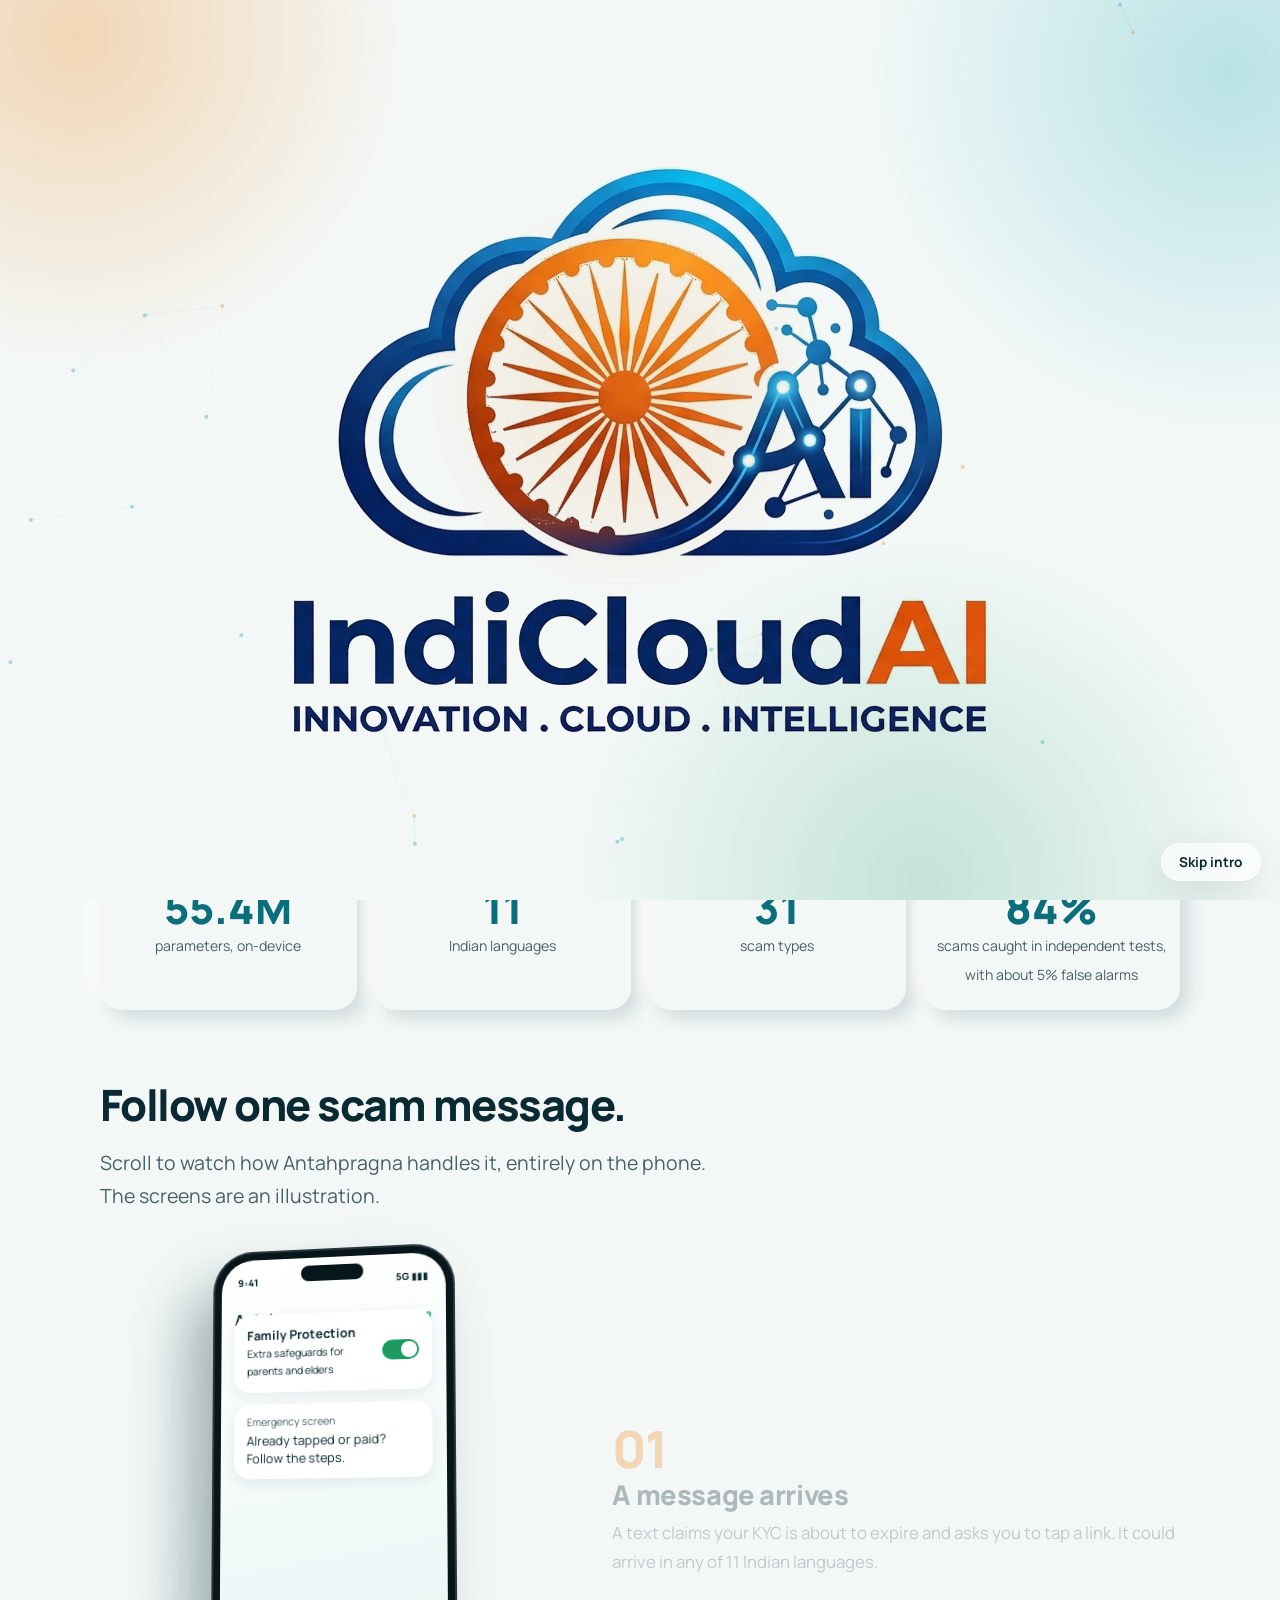
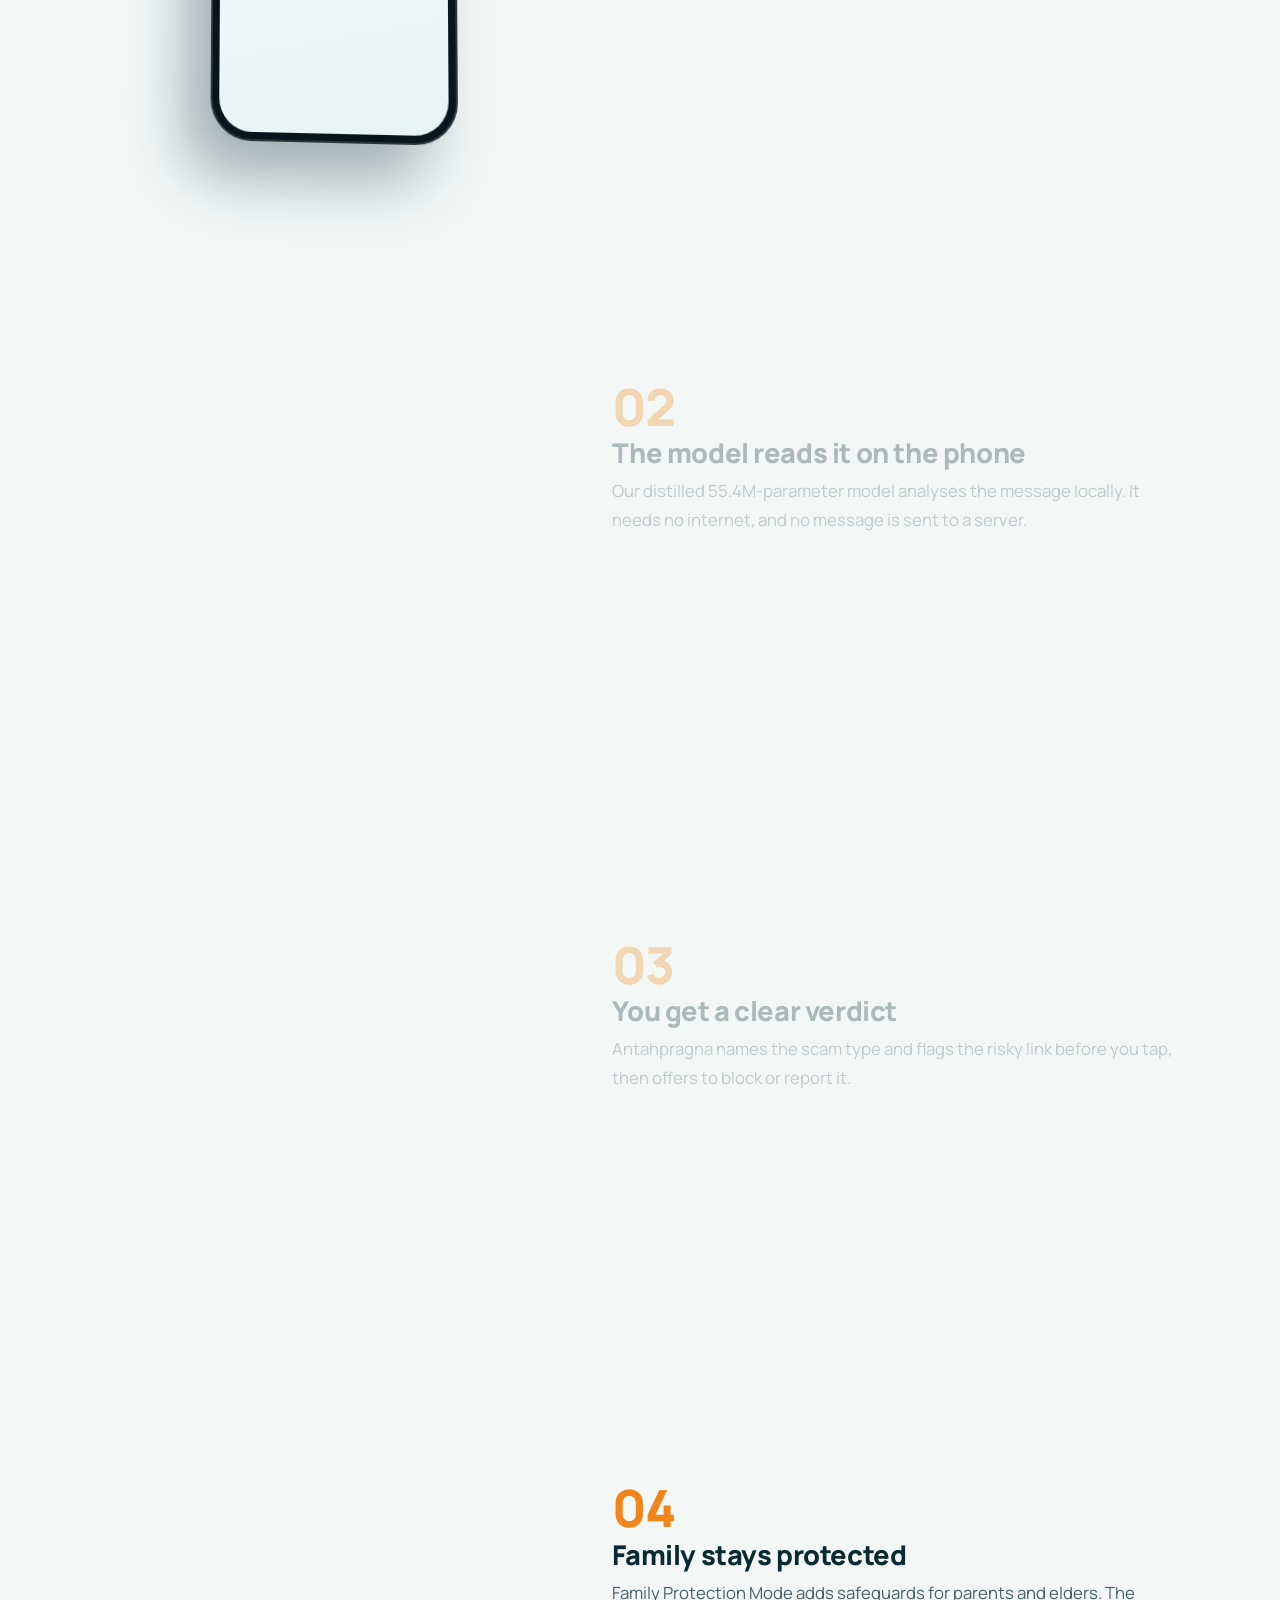
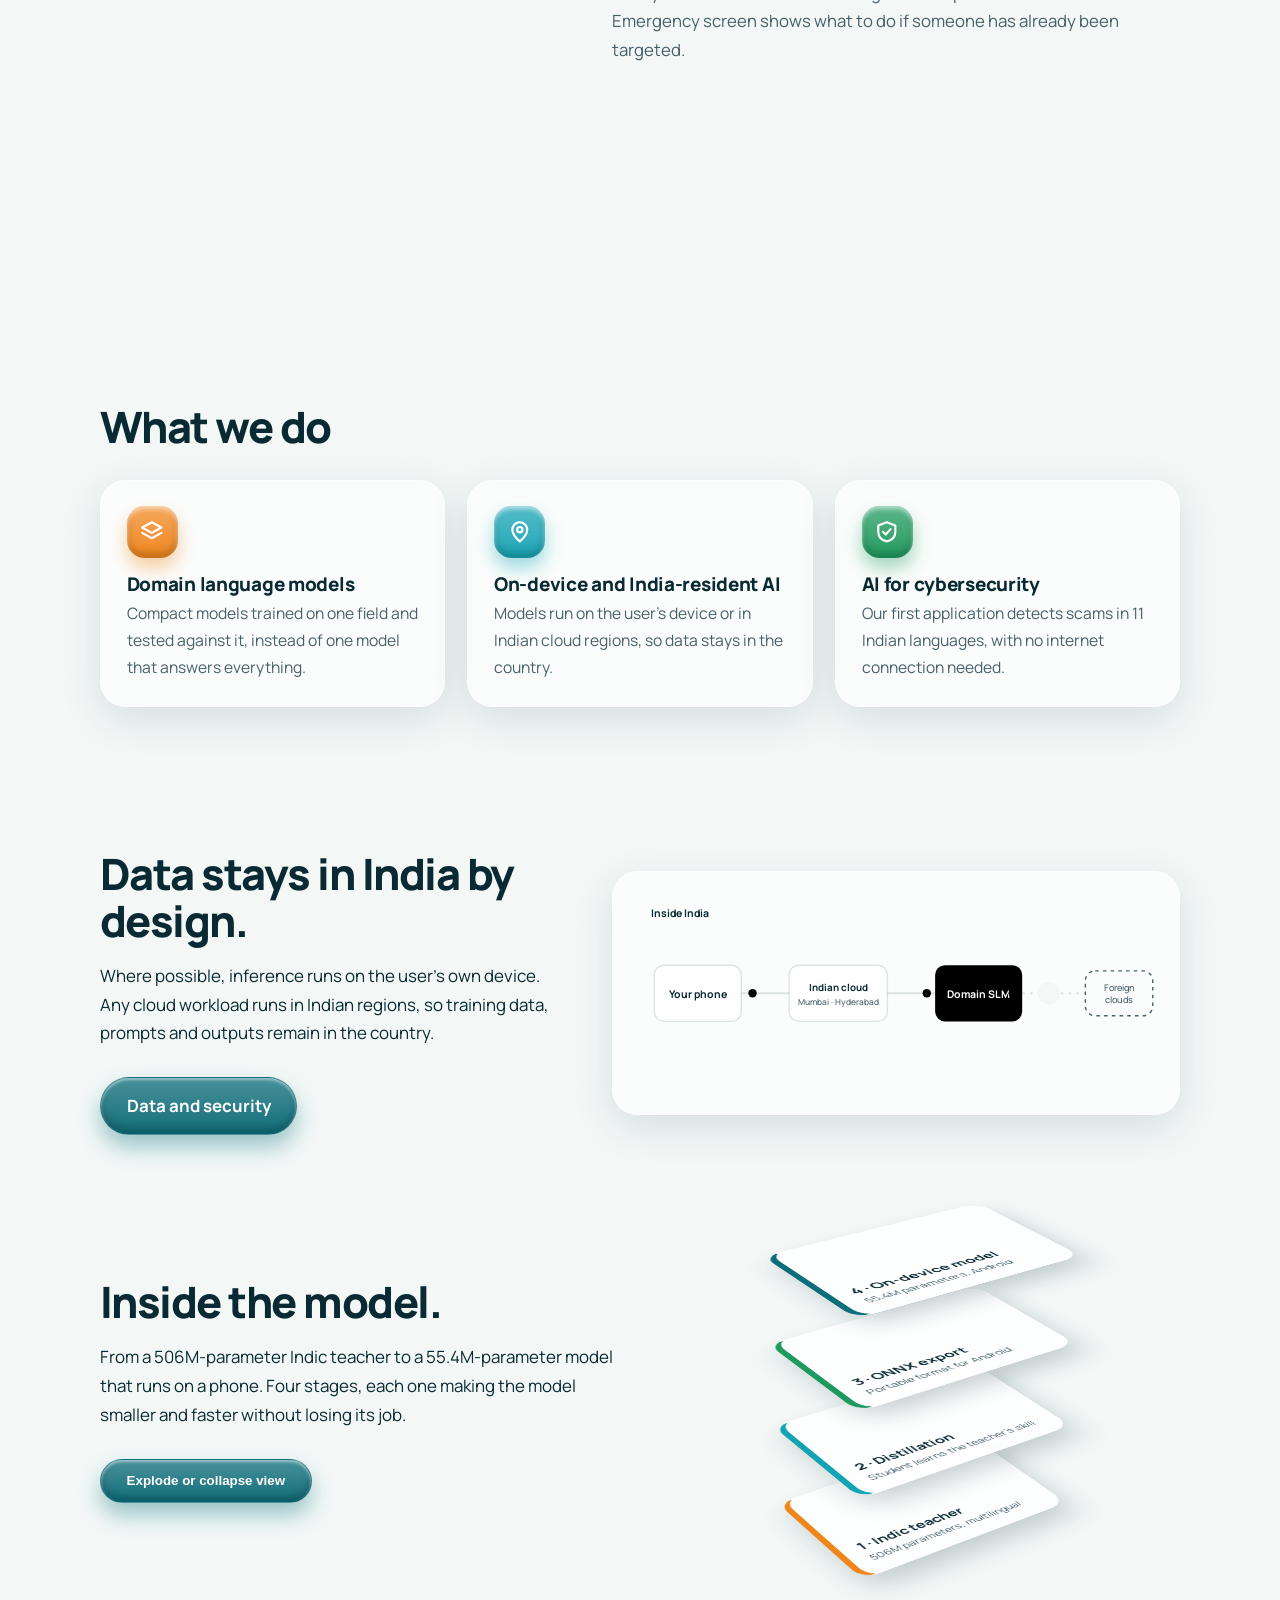
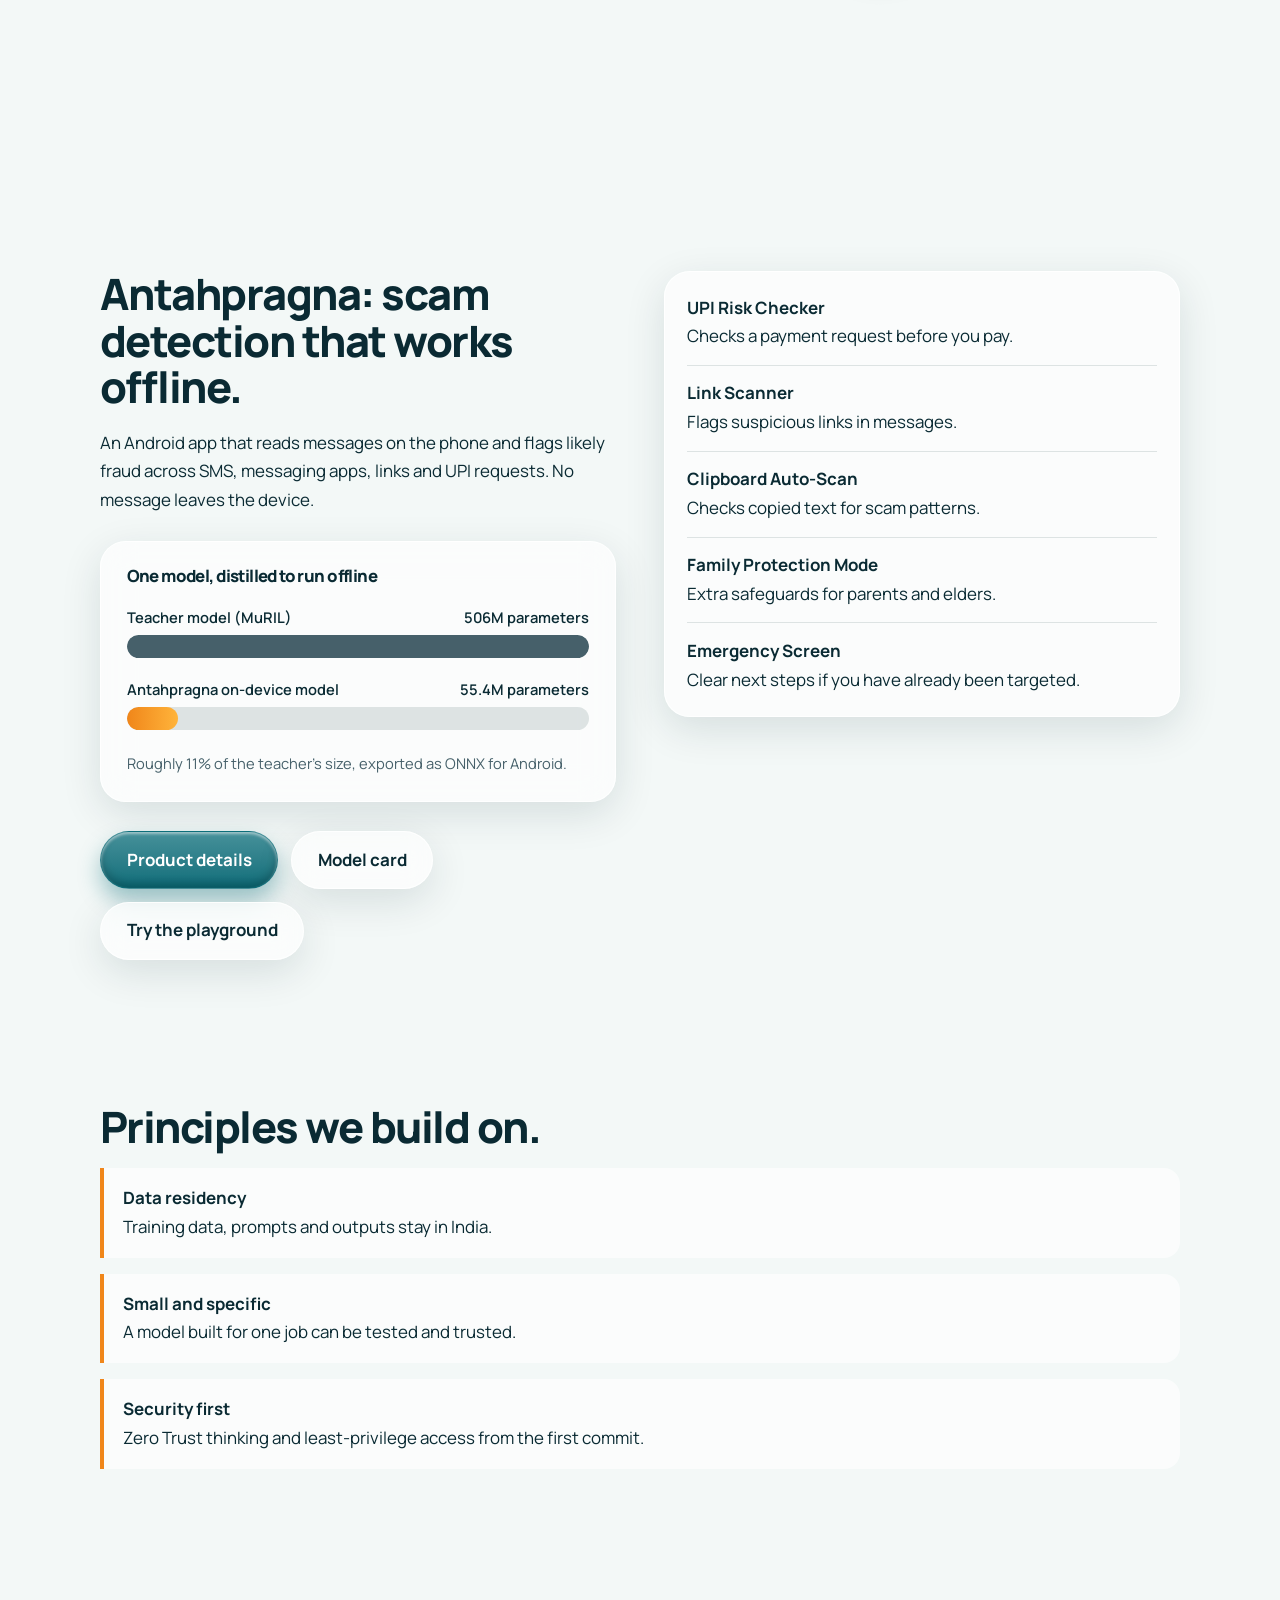
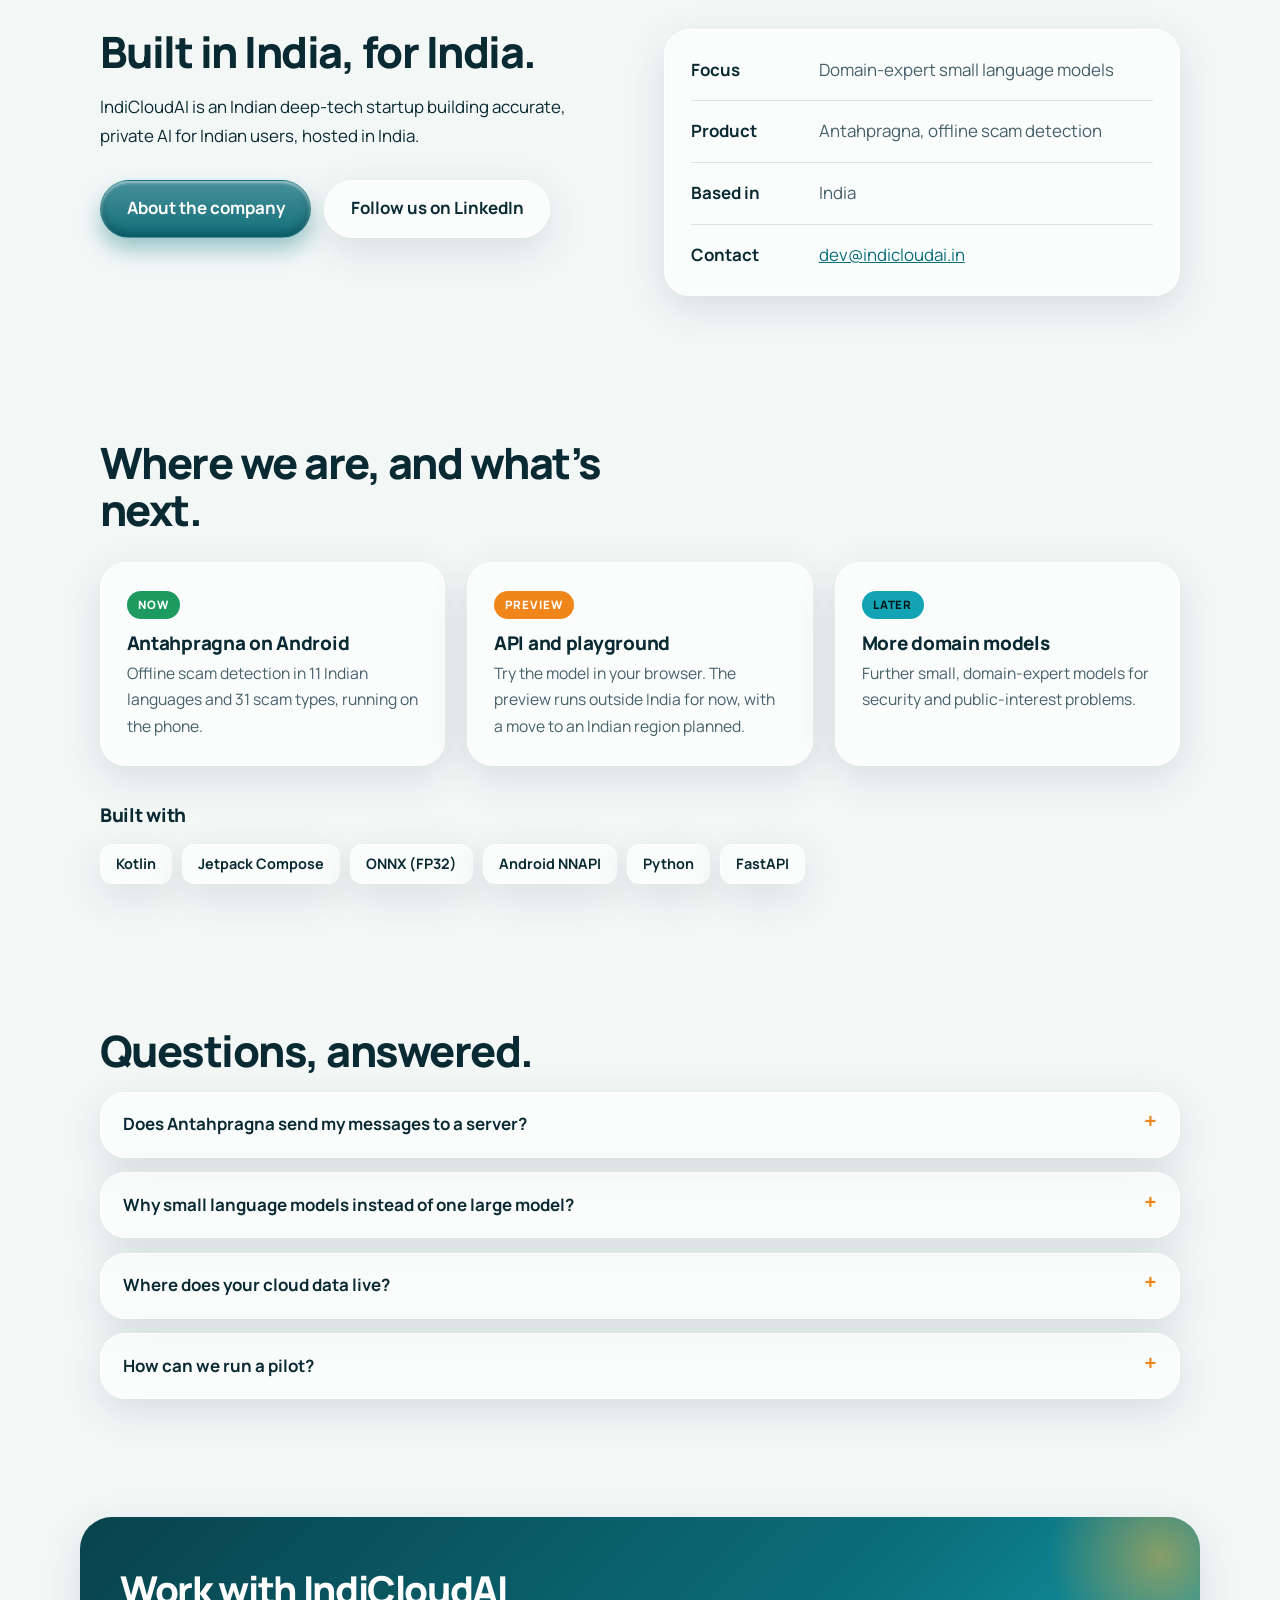
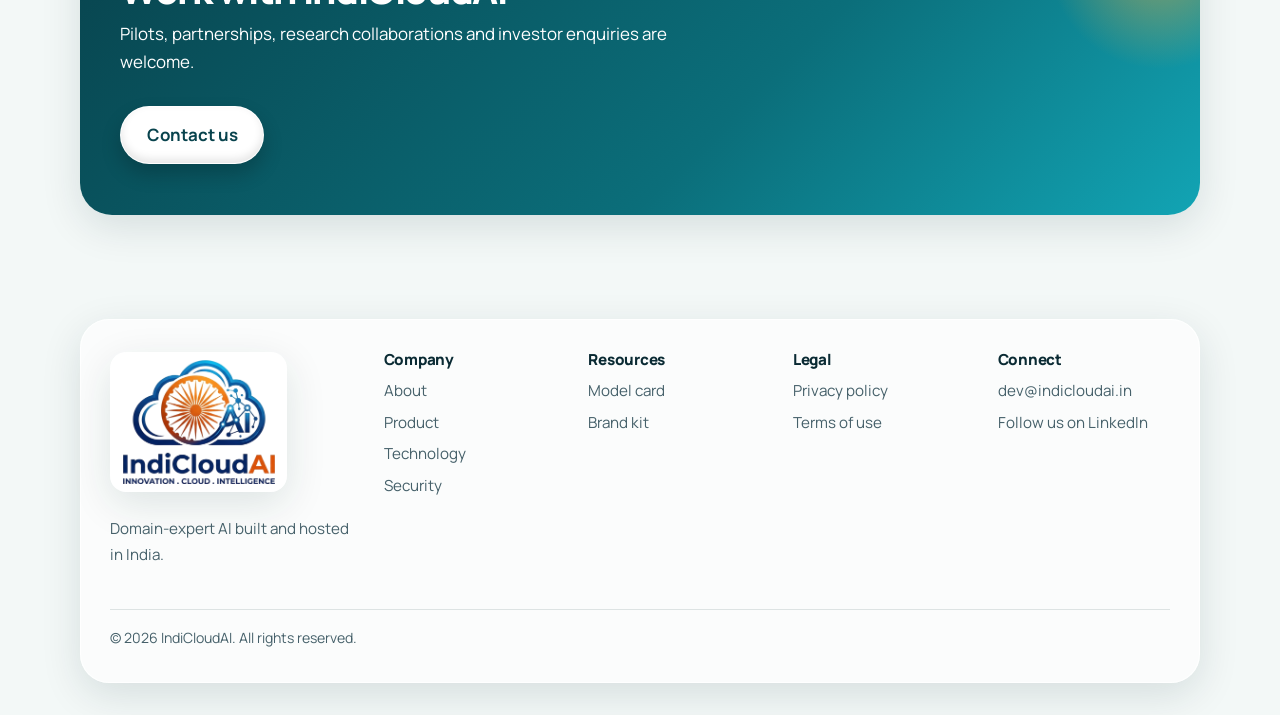
<file: index.html>
<!DOCTYPE html>
<html lang="en">
<head>
<meta charset="utf-8">
<meta name="viewport" content="width=device-width, initial-scale=1">
<title>IndiCloudAI — Domain-expert AI built and hosted in India</title>
<meta name="description" content="IndiCloudAI is a deep-tech startup in India building small, domain-expert language models that run on-device and in India. Flagship product: Antahpragna, offline scam detection.">
<link rel="canonical" href="https://indicloudai.in/">
<meta property="og:image" content="https://indicloudai.in/og-image.png">
<meta name="twitter:card" content="summary_large_image">
<meta name="theme-color" content="#0b6e7a">
<meta property="og:type" content="website">
<meta property="og:site_name" content="IndiCloudAI">
<meta property="og:title" content="IndiCloudAI — Domain-expert AI built and hosted in India">
<meta property="og:description" content="IndiCloudAI is a deep-tech startup in India building small, domain-expert language models that run on-device and in India. Flagship product: Antahpragna, offline scam detection.">
<meta property="og:url" content="https://indicloudai.in/">
<link rel="icon" type="image/png" href="favicon.png">
<link rel="apple-touch-icon" href="apple-touch-icon.png">
<link rel="preconnect" href="https://fonts.googleapis.com">
<link rel="preconnect" href="https://fonts.gstatic.com" crossorigin>
<link href="https://fonts.googleapis.com/css2?family=Manrope:wght@400;500;600;700;800&display=swap" rel="stylesheet">
<link rel="stylesheet" href="style.css">
<script type="application/ld+json">{"@context": "https://schema.org", "@type": "Organization", "name": "IndiCloudAI", "url": "https://indicloudai.in/", "email": "dev@indicloudai.in", "description": "Deep-tech startup building domain-expert small language models that run on-device and in India.", "address": {"@type": "PostalAddress", "addressCountry": "IN"}, "sameAs": ["https://www.linkedin.com/company/indicloudai/"]}</script>
<script>try{var t=localStorage.getItem('theme');if(t)document.documentElement.dataset.theme=t}catch(e){}</script>
<script>try{if(!sessionStorage.getItem('splash')&&!matchMedia('(prefers-reduced-motion:reduce)').matches&&!location.hash)document.documentElement.classList.add('has-splash')}catch(e){}</script>
</head>
<body>
<div id="splash" role="dialog" aria-label="IndiCloudAI intro"><div class="ba-s"></div><button class="ba-skip" type="button">Skip intro</button></div>
<a class="skip" href="#main">Skip to content</a>
<div id="prog" aria-hidden="true"></div>
<header><div class="wrap"><a class="logo" href="index.html"><img class="lm" src="logo-mark.png" alt="" width="53" height="34"><span class="wm">IndiCloud<i>AI</i></span></a><nav aria-label="Main"><a href="index.html" aria-current="page">Home</a><a href="products.html">Product</a><a href="playground.html">Playground</a><a href="technology.html">Technology</a><a href="security.html">Security</a><a href="about.html">About</a><a href="contact.html">Contact</a></nav><button id="theme" class="tbtn" type="button" aria-label="Switch light or dark theme">◐</button></div></header>
<main id="main">
<div class="wrap hero"><canvas id="net" aria-hidden="true"></canvas><div>
<div class="rot">Scam protection in <b id="rot">हिन्दी</b></div>
<h1>Domain-expert AI that runs <span class="grad">in India</span>, on Indian data.</h1>
<p class="lead">IndiCloudAI builds small language models for cybersecurity and public-interest problems. They are compact enough to run on a phone or inside an Indian data centre, so sensitive data does not have to leave the country.</p>
<div class="btns"><a class="btn p" href="#story">See how it works</a><a class="btn" href="contact.html">Get in touch</a></div>
<div class="where"><i></i>Headquartered in India</div></div>
<div class="stage" aria-hidden="true"><svg class="chakra" viewBox="0 0 100 100" fill="none" stroke-width=".9" aria-hidden="true"><defs><linearGradient id="cg" gradientUnits="userSpaceOnUse" x1="0" y1="0" x2="100" y2="100"><stop offset="0" stop-color="#f0861a"/><stop offset="1" stop-color="#ffb43b"/></linearGradient></defs><g style="stroke:var(--brand)"><circle cx="50" cy="50" r="46" stroke-width="1.4"/><circle cx="50" cy="50" r="42"/><circle cx="50" cy="50" r="8" stroke-width="1.4"/></g><g stroke="url(#cg)"><line x1="64.00" y1="50.00" x2="90.00" y2="50.00"/><line x1="63.52" y1="53.62" x2="88.64" y2="60.35"/><line x1="62.12" y1="57.00" x2="84.64" y2="70.00"/><line x1="59.90" y1="59.90" x2="78.28" y2="78.28"/><line x1="57.00" y1="62.12" x2="70.00" y2="84.64"/><line x1="53.62" y1="63.52" x2="60.35" y2="88.64"/><line x1="50.00" y1="64.00" x2="50.00" y2="90.00"/><line x1="46.38" y1="63.52" x2="39.65" y2="88.64"/><line x1="43.00" y1="62.12" x2="30.00" y2="84.64"/><line x1="40.10" y1="59.90" x2="21.72" y2="78.28"/><line x1="37.88" y1="57.00" x2="15.36" y2="70.00"/><line x1="36.48" y1="53.62" x2="11.36" y2="60.35"/><line x1="36.00" y1="50.00" x2="10.00" y2="50.00"/><line x1="36.48" y1="46.38" x2="11.36" y2="39.65"/><line x1="37.88" y1="43.00" x2="15.36" y2="30.00"/><line x1="40.10" y1="40.10" x2="21.72" y2="21.72"/><line x1="43.00" y1="37.88" x2="30.00" y2="15.36"/><line x1="46.38" y1="36.48" x2="39.65" y2="11.36"/><line x1="50.00" y1="36.00" x2="50.00" y2="10.00"/><line x1="53.62" y1="36.48" x2="60.35" y2="11.36"/><line x1="57.00" y1="37.88" x2="70.00" y2="15.36"/><line x1="59.90" y1="40.10" x2="78.28" y2="21.72"/><line x1="62.12" y1="43.00" x2="84.64" y2="30.00"/><line x1="63.52" y1="46.38" x2="88.64" y2="39.65"/></g></svg><svg class="stamp" viewBox="0 0 200 200" aria-hidden="true"><defs><path id="ring" d="M100 100m-78 0a78 78 0 1 1 156 0a78 78 0 1 1-156 0"/></defs><text><textPath href="#ring">INNOVATION · CLOUD · INTELLIGENCE · </textPath></text><circle cx="100" cy="100" r="7" fill="var(--orange)"/></svg><div class="phone" id="phone"><div class="screen">
<div class="stat"><span>9:41</span><span>5G ▮▮▮</span></div><div class="sbar"><b>Antahpragna</b><span class="live">● On-device</span></div>
<div class="msg"><small>SMS · just now</small><p>Your KYC expires today. Update now: http://kyc-update.example</p></div>
<div class="verdict"><span class="vi">!</span><div><strong>Likely scam</strong><small>KYC fraud pattern</small></div></div>
<div class="acts"><span>Block</span><span>Report</span></div>
<div class="foot">Analysed offline. Nothing left this phone.</div></div></div>
<div class="chip c1">11 languages</div><div class="chip c2">Works offline</div><div class="chip c3">Data stays in India</div></div></div>
<div class="wrap">
<div class="metrics"><div><strong data-count="55.4" data-dec="1" data-suf="M">55.4M</strong><small>parameters, on-device</small></div><div><strong data-count="11">11</strong><small>Indian languages</small></div><div><strong data-count="31">31</strong><small>scam types</small></div><div><strong data-count="84" data-suf="%">84%</strong><small>scams caught in independent tests, with about 5% false alarms</small></div></div></div>

<section id="story"><div class="wrap"><h2 class="h">Follow one scam message.</h2>
<p class="lead" style="margin-top:0;max-width:52ch">Scroll to watch how Antahpragna handles it, entirely on the phone. The screens are an illustration.</p>
<div class="sgrid"><div class="spin"><div class="phone sp" id="sphone" data-step="0"><div class="screen">
<div class="stat"><span>9:41</span><span>5G ▮▮▮</span></div><div class="sbar"><b>Antahpragna</b><span class="live">● On-device</span></div>
<div class="layer l0"><span class="pill">Unknown sender</span><div class="msg"><small>SMS · 2 min ago</small><p>Your KYC expires today. Update now: http://kyc-update.example</p></div></div>
<div class="layer l1"><span class="pill">✈ Works offline</span><div class="msg scan"><small>Analysing on this device…</small><p>Your KYC expires today. Update now: http://kyc-update.example</p></div></div>
<div class="layer l2"><div class="verdict"><span class="vi">!</span><div><strong>Likely scam</strong><small>KYC fraud pattern</small></div></div><div class="msg"><small>Link check</small><p>Suspicious link. Do not open.</p></div><div class="acts"><span>Block</span><span>Report</span></div></div>
<div class="layer l3"><div class="tog"><div><strong>Family Protection</strong><br><small>Extra safeguards for parents and elders</small></div><i></i></div><div class="msg"><small>Emergency screen</small><p>Already tapped or paid? Follow the steps.</p></div></div>
</div></div></div>
<ol class="sl"><li data-i="0"><span class="n">01</span><h3>A message arrives</h3><p>A text claims your KYC is about to expire and asks you to tap a link. It could arrive in any of 11 Indian languages.</p></li>
<li data-i="1"><span class="n">02</span><h3>The model reads it on the phone</h3><p>Our distilled 55.4M-parameter model analyses the message locally. It needs no internet, and no message is sent to a server.</p></li>
<li data-i="2"><span class="n">03</span><h3>You get a clear verdict</h3><p>Antahpragna names the scam type and flags the risky link before you tap, then offers to block or report it.</p></li>
<li data-i="3"><span class="n">04</span><h3>Family stays protected</h3><p>Family Protection Mode adds safeguards for parents and elders. The Emergency screen shows what to do if someone has already been targeted.</p></li></ol></div></div></section>

<section><div class="wrap"><h2 class="h">What we do</h2>
<div class="cols"><div><i class="ic o"><svg viewBox="0 0 24 24" aria-hidden="true"><path d="M12 3l9 5-9 5-9-5 9-5z"/><path d="M3 13l9 5 9-5"/></svg></i><h3>Domain language models</h3><p>Compact models trained on one field and tested against it, instead of one model that answers everything.</p></div>
<div><i class="ic c"><svg viewBox="0 0 24 24" aria-hidden="true"><path d="M12 21s7-6.2 7-11a7 7 0 10-14 0c0 4.8 7 11 7 11z"/><circle cx="12" cy="10" r="2.5"/></svg></i><h3>On-device and India-resident AI</h3><p>Models run on the user’s device or in Indian cloud regions, so data stays in the country.</p></div>
<div><i class="ic g"><svg viewBox="0 0 24 24" aria-hidden="true"><path d="M12 3l8 3v6c0 5-3.5 8-8 9-4.5-1-8-4-8-9V6l8-3z"/><path d="M8.5 12l2.5 2.5 4.5-5"/></svg></i><h3>AI for cybersecurity</h3><p>Our first application detects scams in 11 Indian languages, with no internet connection needed.</p></div></div></div></section>

<section><div class="wrap rdg"><div><h2 class="h">Data stays in India by design.</h2>
<p>Where possible, inference runs on the user’s own device. Any cloud workload runs in Indian regions, so training data, prompts and outputs remain in the country.</p>
<div class="btns"><a class="btn p" href="security.html">Data and security</a></div></div>
<div class="dia"><svg viewBox="0 0 760 300" role="img" aria-label="Data flows from the phone to an Indian cloud region and a domain model, all inside India. The path to foreign clouds is blocked.">
<rect x="10" y="10" width="570" height="280" rx="26" fill="none" stroke="var(--navy)" stroke-width="2.5" stroke-dasharray="3 8"/>
<text x="32" y="42" font-size="15">Inside India</text>
<rect x="36" y="110" width="124" height="80" rx="14" fill="var(--glass)" stroke="var(--line)" stroke-width="2"/><text x="98" y="156" font-size="15" text-anchor="middle">Your phone</text>
<rect x="228" y="110" width="140" height="80" rx="14" fill="var(--glass)" stroke="var(--line)" stroke-width="2"/><text x="298" y="146" font-size="14" text-anchor="middle">Indian cloud</text><text x="298" y="166" font-size="12" text-anchor="middle" class="s">Mumbai · Hyderabad</text>
<rect x="436" y="110" width="124" height="80" rx="14" fill="var(--navy)"/><text x="498" y="156" font-size="15" text-anchor="middle" style="fill:var(--on)">Domain SLM</text>
<path d="M160 150H228M368 150H436" stroke="var(--line)" stroke-width="3"/>
<circle r="6" fill="var(--saffron)"><animateMotion dur="2.2s" repeatCount="indefinite" path="M160 150H228"/></circle>
<circle r="6" fill="var(--saffron)"><animateMotion dur="2.2s" begin=".9s" repeatCount="indefinite" path="M368 150H436"/></circle>
<path d="M560 150H650" stroke="var(--line)" stroke-width="3" stroke-dasharray="4 7"/>
<circle r="6" fill="var(--sky)"><animateMotion dur="2.6s" repeatCount="indefinite" path="M545 150H578"/><animate attributeName="opacity" values="1;1;0" keyTimes="0;.85;1" dur="2.6s" repeatCount="indefinite"/></circle>
<circle cx="598" cy="150" r="16" fill="var(--bg)" stroke="var(--saffron)" stroke-width="3"/><path d="M590 142l16 16M606 142l-16 16" stroke="var(--saffron)" stroke-width="3"/>
<rect x="650" y="118" width="96" height="64" rx="14" fill="none" stroke="var(--muted)" stroke-width="2" stroke-dasharray="5 6"/><text x="698" y="146" font-size="13" text-anchor="middle" class="s">Foreign</text><text x="698" y="164" font-size="13" text-anchor="middle" class="s">clouds</text></svg></div></div></section>

<section id="stack"><div class="wrap two"><div><h2 class="h">Inside the model.</h2>
<p>From a 506M-parameter Indic teacher to a 55.4M-parameter model that runs on a phone. Four stages, each one making the model smaller and faster without losing its job.</p>
<div class="btns"><button class="btn p" id="explode" type="button">Explode or collapse view</button></div></div>
<div class="iso" id="iso" aria-label="Exploded view of the four model stages"><div class="iso-in">
<div class="slab" style="--i:0;--t:var(--acc)"><b>1 · Indic teacher</b><small>506M parameters, multilingual</small></div>
<div class="slab" style="--i:1;--t:var(--cyan)"><b>2 · Distillation</b><small>Student learns the teacher’s skill</small></div>
<div class="slab" style="--i:2;--t:var(--green)"><b>3 · ONNX export</b><small>Portable format for Android</small></div>
<div class="slab" style="--i:3;--t:var(--brand)"><b>4 · On-device model</b><small>55.4M parameters, Android</small></div></div></div></div></section>
<section><div class="wrap two"><div><h2 class="h">Antahpragna: scam detection that works offline.</h2>
<p>An Android app that reads messages on the phone and flags likely fraud across SMS, messaging apps, links and UPI requests. No message leaves the device.</p>
<div class="fig" role="img" aria-label="Bar chart: the teacher model has 506 million parameters; the Antahpragna on-device model has 55.4 million, about 11 percent of the size."><h2>One model, distilled to run offline</h2>
<div class="bar"><span>Teacher model (MuRIL)<span>506M parameters</span></span><div class="track"><span class="fill" style="width:100%"></span></div></div>
<div class="bar s"><span>Antahpragna on-device model<span>55.4M parameters</span></span><div class="track"><span class="fill" style="width:11%"></span></div></div>
<p>Roughly 11% of the teacher’s size, exported as ONNX for Android.</p></div>
<div class="btns"><a class="btn p" href="products.html">Product details</a><a class="btn" href="model-card.html">Model card</a><a class="btn" href="playground.html">Try the playground</a></div></div><ul class="feat"><li><strong>UPI Risk Checker</strong>Checks a payment request before you pay.</li><li><strong>Link Scanner</strong>Flags suspicious links in messages.</li><li><strong>Clipboard Auto-Scan</strong>Checks copied text for scam patterns.</li><li><strong>Family Protection Mode</strong>Extra safeguards for parents and elders.</li><li><strong>Emergency Screen</strong>Clear next steps if you have already been targeted.</li></ul></div></section>

<section><div class="wrap"><h2 class="h">Principles we build on.</h2><ul class="prin"><li><strong>Data residency</strong>Training data, prompts and outputs stay in India.</li><li><strong>Small and specific</strong>A model built for one job can be tested and trusted.</li><li><strong>Security first</strong>Zero Trust thinking and least-privilege access from the first commit.</li></ul></div></section>
<section><div class="wrap two"><div><h2 class="h">Built in India, for India.</h2>
<p>IndiCloudAI is an Indian deep-tech startup building accurate, private AI for Indian users, hosted in India.</p>
<div class="btns"><a class="btn p" href="about.html">About the company</a><a class="btn" href="https://www.linkedin.com/company/indicloudai/" rel="noopener" target="_blank">Follow us on LinkedIn</a></div></div>
<dl style="grid-template-columns:8rem 1fr;margin-top:0"><dt>Focus</dt><dd>Domain-expert small language models</dd><dt>Product</dt><dd>Antahpragna, offline scam detection</dd><dt>Based in</dt><dd>India</dd><dt>Contact</dt><dd><a href="mailto:dev@indicloudai.in">dev@indicloudai.in</a></dd></dl></div></section>

<section><div class="wrap"><h2 class="h">Where we are, and what’s next.</h2>
<div class="cols"><div><span class="st now">Now</span><h3>Antahpragna on Android</h3><p>Offline scam detection in 11 Indian languages and 31 scam types, running on the phone.</p></div>
<div><span class="st next">Preview</span><h3>API and playground</h3><p>Try the model in your browser. The preview runs outside India for now, with a move to an Indian region planned.</p></div>
<div><span class="st later">Later</span><h3>More domain models</h3><p>Further small, domain-expert models for security and public-interest problems.</p></div></div>
<h3 style="margin-top:2.4rem">Built with</h3>
<div class="stack"><span>Kotlin</span><span>Jetpack Compose</span><span>ONNX (FP32)</span><span>Android NNAPI</span><span>Python</span><span>FastAPI</span></div></div></section>
<section><div class="wrap"><h2 class="h">Questions, answered.</h2><details class="qa"><summary>Does Antahpragna send my messages to a server?</summary><p>No. The model runs on your phone, and message contents are not sent to our servers.</p></details><details class="qa"><summary>Why small language models instead of one large model?</summary><p>A small model trained on one domain can be tested and measured against that domain, and it is light enough to run on a device or in an Indian data centre.</p></details><details class="qa"><summary>Where does your cloud data live?</summary><p>Our production design runs any cloud workload in Indian regions, so training data, prompts and outputs remain in India. The public playground preview currently runs on a demo server in Singapore, and we plan to move it.</p></details><details class="qa"><summary>How can we run a pilot?</summary><p>Email dev@indicloudai.in with your use case, and we will get back to you.</p></details></div></section>
<section class="band"><div class="wrap"><h2>Work with IndiCloudAI</h2><p>Pilots, partnerships, research collaborations and investor enquiries are welcome.</p><div class="btns"><a class="btn" href="contact.html">Contact us</a></div></div></section>
</main>
<footer><div class="wrap">
<div class="fg">
<div><a class="ft-logo" href="index.html"><img src="logo.png" alt="IndiCloudAI: Innovation, Cloud, Intelligence" width="152" height="124"></a><p>Domain-expert AI built and hosted in India.</p></div>
<div><h3>Company</h3><a href="about.html">About</a><a href="products.html">Product</a><a href="technology.html">Technology</a><a href="security.html">Security</a></div>
<div><h3>Resources</h3><a href="model-card.html">Model card</a><a href="brand.html">Brand kit</a></div>
<div><h3>Legal</h3><a href="privacy.html">Privacy policy</a><a href="terms.html">Terms of use</a></div>
<div><h3>Connect</h3><a href="mailto:dev@indicloudai.in">dev@indicloudai.in</a><a href="https://www.linkedin.com/company/indicloudai/" rel="noopener" target="_blank">Follow us on LinkedIn</a><span class="addr" data-addr hidden></span></div>
</div>
<div class="fb">© <span id="y">2026</span> IndiCloudAI. All rights reserved.</div>
</div></footer>
<script>document.getElementById('y').textContent=new Date().getFullYear()</script>
<button id="totop" class="totop" type="button" aria-label="Back to top">↑</button>
<div id="toast" role="status" aria-live="polite"></div>
<script src="brand-anim.js" defer></script>
<script src="config.js"></script><script src="site.js" defer></script>
</body>
</html>
</file>
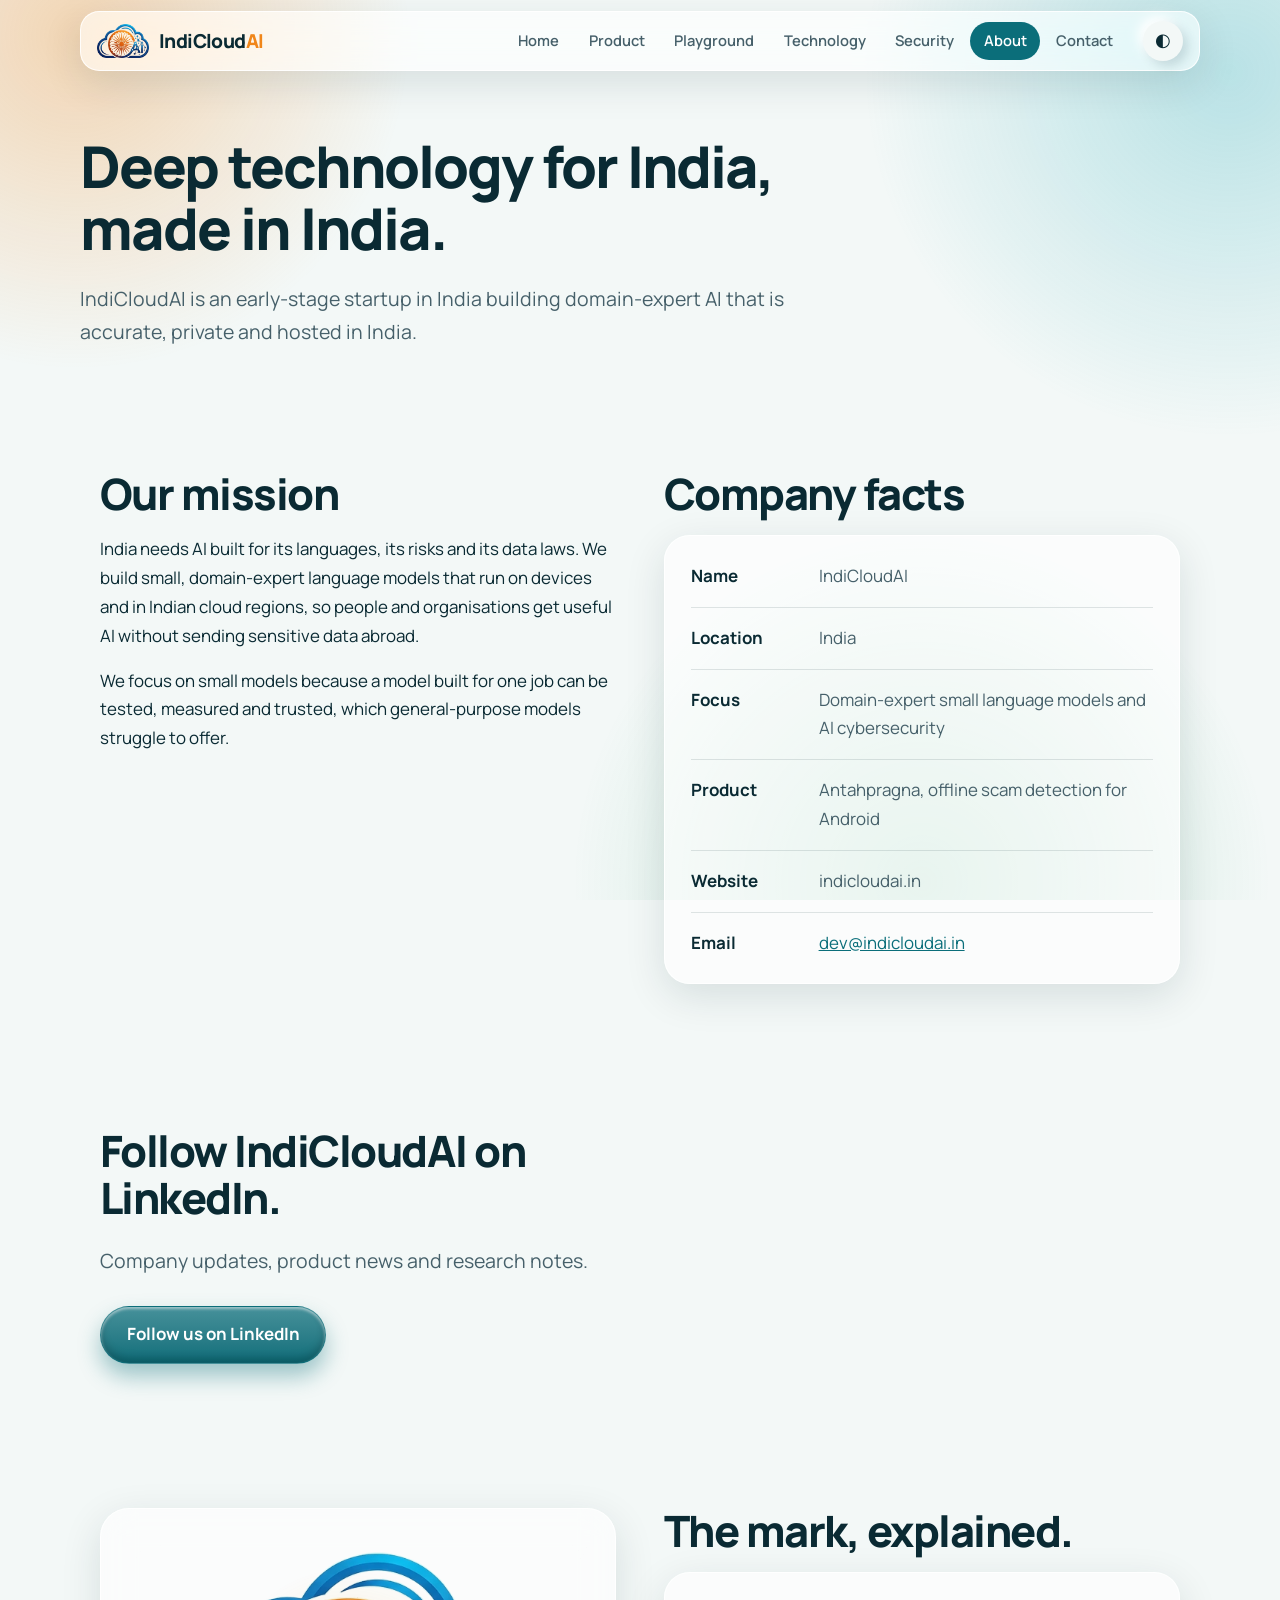
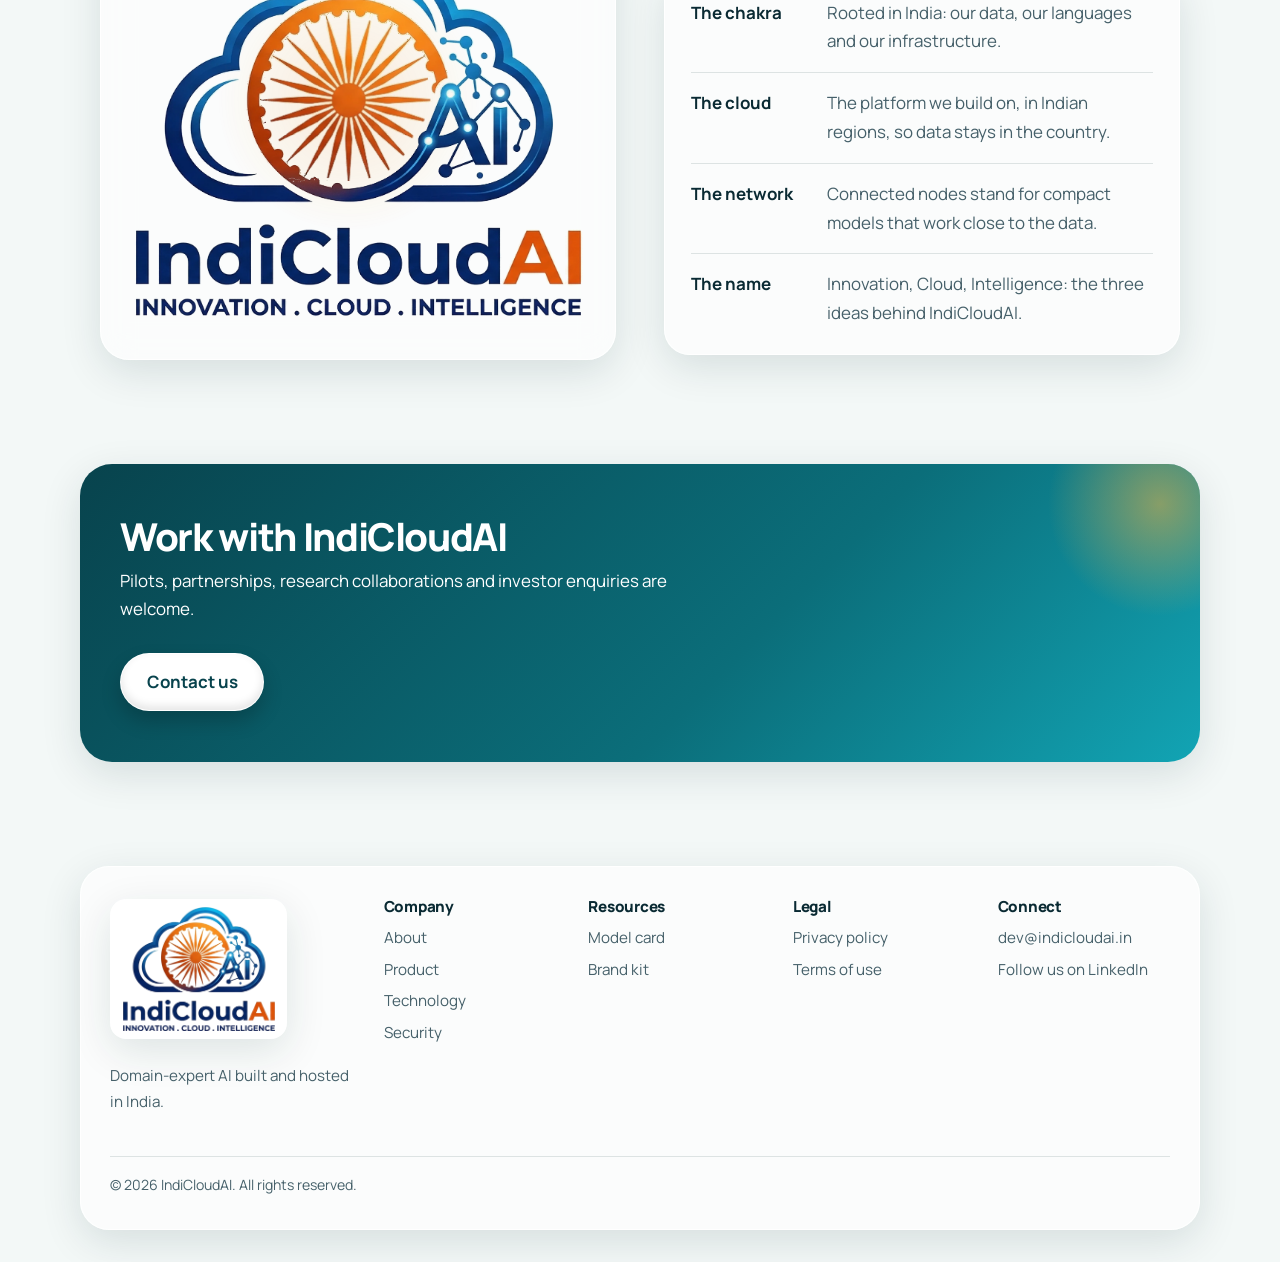
<file: about.html>
<!DOCTYPE html>
<html lang="en">
<head>
<meta charset="utf-8">
<meta name="viewport" content="width=device-width, initial-scale=1">
<title>About IndiCloudAI</title>
<meta name="description" content="IndiCloudAI is a Indian startup building domain-expert AI.">
<link rel="canonical" href="https://indicloudai.in/about.html">
<meta property="og:image" content="https://indicloudai.in/og-image.png">
<meta name="twitter:card" content="summary_large_image">
<meta name="theme-color" content="#0b6e7a">
<meta property="og:type" content="website">
<meta property="og:site_name" content="IndiCloudAI">
<meta property="og:title" content="About IndiCloudAI">
<meta property="og:description" content="IndiCloudAI is a Indian startup building domain-expert AI.">
<meta property="og:url" content="https://indicloudai.in/about.html">
<link rel="icon" type="image/png" href="favicon.png">
<link rel="apple-touch-icon" href="apple-touch-icon.png">
<link rel="preconnect" href="https://fonts.googleapis.com">
<link rel="preconnect" href="https://fonts.gstatic.com" crossorigin>
<link href="https://fonts.googleapis.com/css2?family=Manrope:wght@400;500;600;700;800&display=swap" rel="stylesheet">
<link rel="stylesheet" href="style.css">
<script>try{var t=localStorage.getItem('theme');if(t)document.documentElement.dataset.theme=t}catch(e){}</script>
</head>
<body>
<a class="skip" href="#main">Skip to content</a>
<div id="prog" aria-hidden="true"></div>
<header><div class="wrap"><a class="logo" href="index.html"><img class="lm" src="logo-mark.png" alt="" width="53" height="34"><span class="wm">IndiCloud<i>AI</i></span></a><nav aria-label="Main"><a href="index.html">Home</a><a href="products.html">Product</a><a href="playground.html">Playground</a><a href="technology.html">Technology</a><a href="security.html">Security</a><a href="about.html" aria-current="page">About</a><a href="contact.html">Contact</a></nav><button id="theme" class="tbtn" type="button" aria-label="Switch light or dark theme">◐</button></div></header>
<main id="main">
<div class="wrap ph"><h1>Deep technology for India, made in India.</h1><p class="lead">IndiCloudAI is an early-stage startup in India building domain-expert AI that is accurate, private and hosted in India.</p></div>
<section class="t"><div class="wrap two"><div><h2 class="h">Our mission</h2>
<p>India needs AI built for its languages, its risks and its data laws. We build small, domain-expert language models that run on devices and in Indian cloud regions, so people and organisations get useful AI without sending sensitive data abroad.</p>
<p>We focus on small models because a model built for one job can be tested, measured and trusted, which general-purpose models struggle to offer.</p></div>
<div><h2 class="h">Company facts</h2><dl style="grid-template-columns:8rem 1fr;margin-top:.6rem">
<dt>Name</dt><dd>IndiCloudAI</dd><dt>Location</dt><dd>India</dd><dt>Focus</dt><dd>Domain-expert small language models and AI cybersecurity</dd>
<dt>Product</dt><dd>Antahpragna, offline scam detection for Android</dd><dt>Website</dt><dd>indicloudai.in</dd><dt>Email</dt><dd><a href="mailto:dev@indicloudai.in">dev@indicloudai.in</a></dd></dl></div></div></section>
<section><div class="wrap"><h2 class="h">Follow IndiCloudAI on LinkedIn.</h2><p class="lead" style="max-width:40rem">Company updates, product news and research notes.</p><div class="btns"><a class="btn p" href="https://www.linkedin.com/company/indicloudai/" rel="noopener" target="_blank">Follow us on LinkedIn</a></div></div></section>
<section><div class="wrap two"><div class="ba-card"><div class="ba-loop" role="img" aria-label="Animated IndiCloudAI logo: the chakra turns, the cloud draws and the name appears"></div></div>
<div><h2 class="h">The mark, explained.</h2>
<dl style="grid-template-columns:8.5rem 1fr;margin-top:.6rem"><dt>The chakra</dt><dd>Rooted in India: our data, our languages and our infrastructure.</dd>
<dt>The cloud</dt><dd>The platform we build on, in Indian regions, so data stays in the country.</dd>
<dt>The network</dt><dd>Connected nodes stand for compact models that work close to the data.</dd>
<dt>The name</dt><dd>Innovation, Cloud, Intelligence: the three ideas behind IndiCloudAI.</dd></dl></div></div></section>
<section class="band"><div class="wrap"><h2>Work with IndiCloudAI</h2><p>Pilots, partnerships, research collaborations and investor enquiries are welcome.</p><div class="btns"><a class="btn" href="contact.html">Contact us</a></div></div></section>
</main>
<footer><div class="wrap">
<div class="fg">
<div><a class="ft-logo" href="index.html"><img src="logo.png" alt="IndiCloudAI: Innovation, Cloud, Intelligence" width="152" height="124"></a><p>Domain-expert AI built and hosted in India.</p></div>
<div><h3>Company</h3><a href="about.html">About</a><a href="products.html">Product</a><a href="technology.html">Technology</a><a href="security.html">Security</a></div>
<div><h3>Resources</h3><a href="model-card.html">Model card</a><a href="brand.html">Brand kit</a></div>
<div><h3>Legal</h3><a href="privacy.html">Privacy policy</a><a href="terms.html">Terms of use</a></div>
<div><h3>Connect</h3><a href="mailto:dev@indicloudai.in">dev@indicloudai.in</a><a href="https://www.linkedin.com/company/indicloudai/" rel="noopener" target="_blank">Follow us on LinkedIn</a><span class="addr" data-addr hidden></span></div>
</div>
<div class="fb">© <span id="y">2026</span> IndiCloudAI. All rights reserved.</div>
</div></footer>
<script>document.getElementById('y').textContent=new Date().getFullYear()</script>
<button id="totop" class="totop" type="button" aria-label="Back to top">↑</button>
<div id="toast" role="status" aria-live="polite"></div>
<script src="brand-anim.js" defer></script>
<script src="config.js"></script><script src="site.js" defer></script>
</body>
</html>
</file>
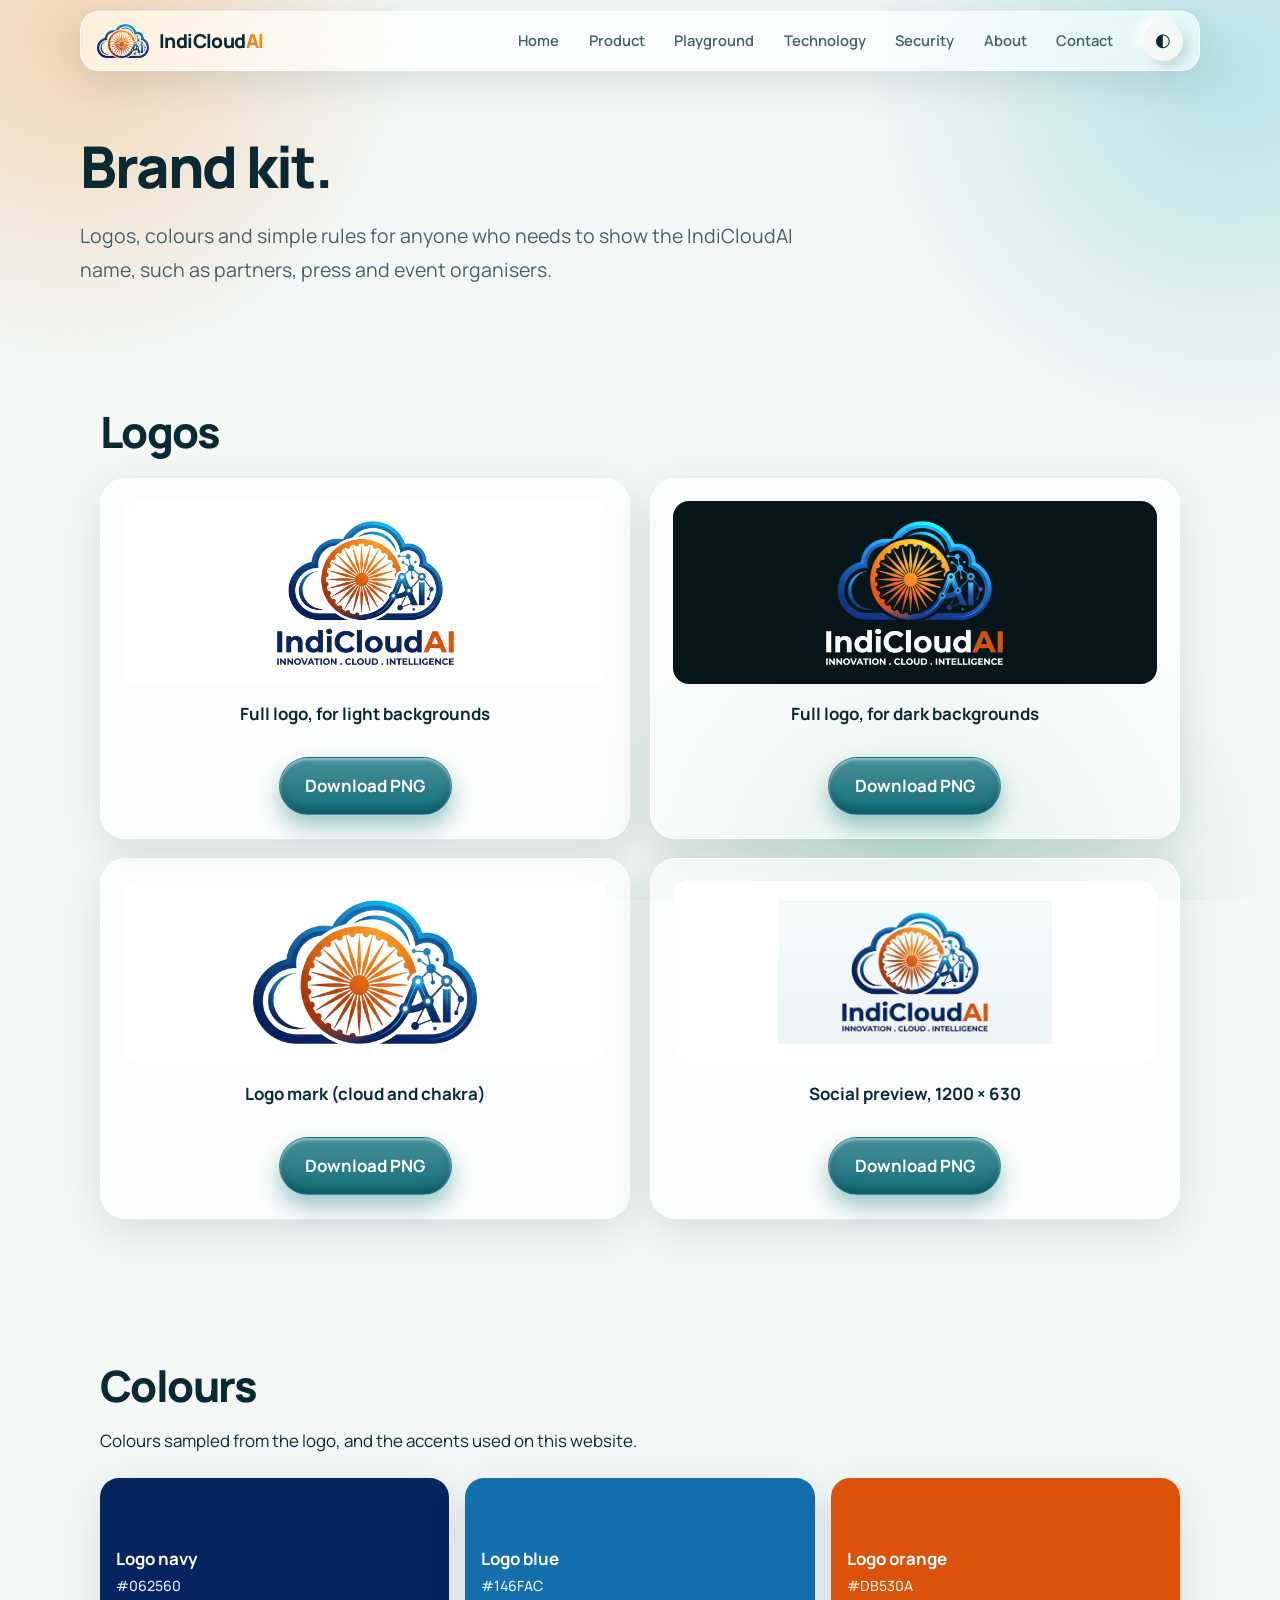
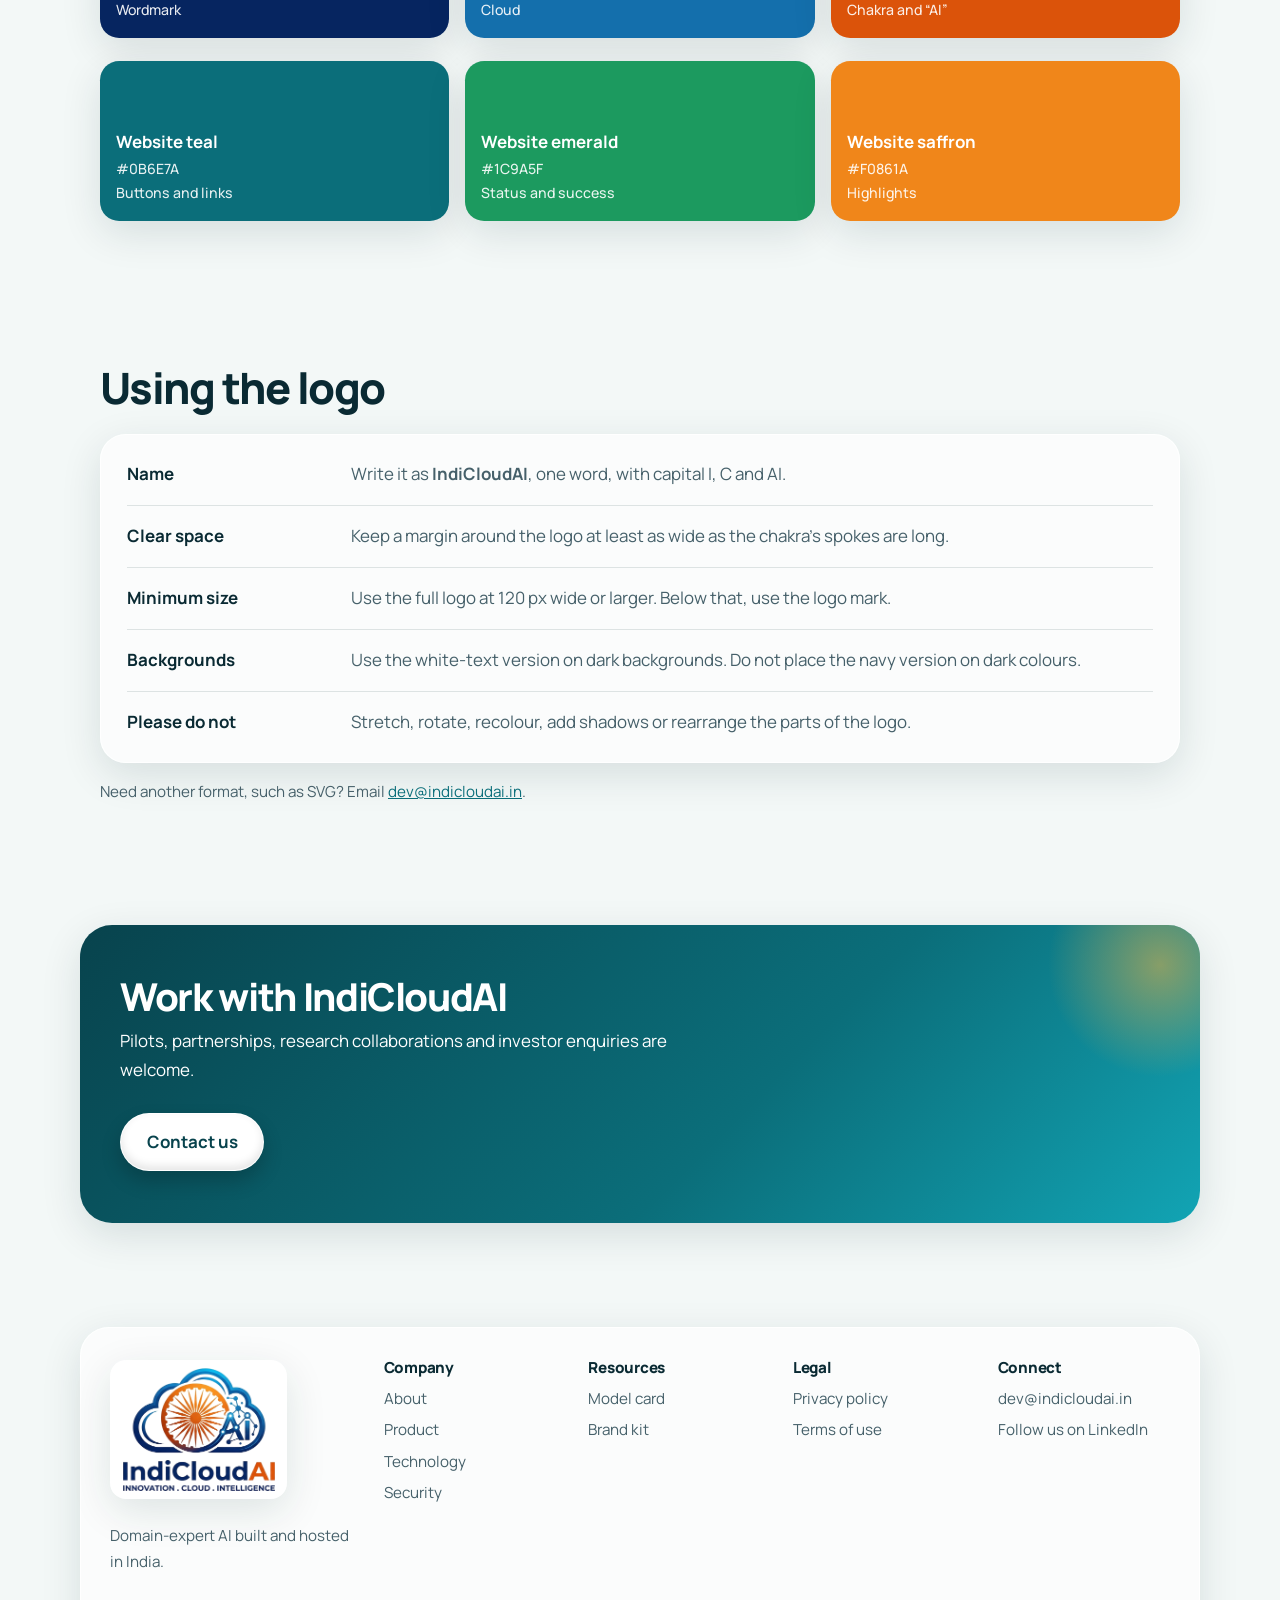
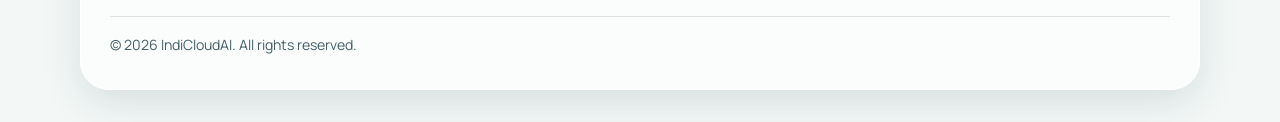
<file: brand.html>
<!DOCTYPE html>
<html lang="en">
<head>
<meta charset="utf-8">
<meta name="viewport" content="width=device-width, initial-scale=1">
<title>Brand kit | IndiCloudAI</title>
<meta name="description" content="Download the IndiCloudAI logo, colours and usage guidelines.">
<link rel="canonical" href="https://indicloudai.in/brand.html">
<meta property="og:image" content="https://indicloudai.in/og-image.png">
<meta name="twitter:card" content="summary_large_image">
<meta name="theme-color" content="#0b6e7a">
<meta property="og:type" content="website">
<meta property="og:site_name" content="IndiCloudAI">
<meta property="og:title" content="Brand kit | IndiCloudAI">
<meta property="og:description" content="Download the IndiCloudAI logo, colours and usage guidelines.">
<meta property="og:url" content="https://indicloudai.in/brand.html">
<link rel="icon" type="image/png" href="favicon.png">
<link rel="apple-touch-icon" href="apple-touch-icon.png">
<link rel="preconnect" href="https://fonts.googleapis.com">
<link rel="preconnect" href="https://fonts.gstatic.com" crossorigin>
<link href="https://fonts.googleapis.com/css2?family=Manrope:wght@400;500;600;700;800&display=swap" rel="stylesheet">
<link rel="stylesheet" href="style.css">
<script>try{var t=localStorage.getItem('theme');if(t)document.documentElement.dataset.theme=t}catch(e){}</script>
</head>
<body>
<a class="skip" href="#main">Skip to content</a>
<div id="prog" aria-hidden="true"></div>
<header><div class="wrap"><a class="logo" href="index.html"><img class="lm" src="logo-mark.png" alt="" width="53" height="34"><span class="wm">IndiCloud<i>AI</i></span></a><nav aria-label="Main"><a href="index.html">Home</a><a href="products.html">Product</a><a href="playground.html">Playground</a><a href="technology.html">Technology</a><a href="security.html">Security</a><a href="about.html">About</a><a href="contact.html">Contact</a></nav><button id="theme" class="tbtn" type="button" aria-label="Switch light or dark theme">◐</button></div></header>
<main id="main">
<div class="wrap ph"><h1>Brand kit.</h1><p class="lead">Logos, colours and simple rules for anyone who needs to show the IndiCloudAI name, such as partners, press and event organisers.</p></div>
<section><div class="wrap"><h2 class="h">Logos</h2>
<div class="dl-grid">
<div><div class="pv l"><img src="logo.png" alt="IndiCloudAI full logo on a light background"></div><strong>Full logo, for light backgrounds</strong><div class="btns" style="justify-content:center"><a class="btn p" href="logo.png" download>Download PNG</a></div></div>
<div><div class="pv d"><img src="logo-white.png" alt="IndiCloudAI full logo on a dark background"></div><strong>Full logo, for dark backgrounds</strong><div class="btns" style="justify-content:center"><a class="btn p" href="logo-white.png" download>Download PNG</a></div></div>
<div><div class="pv l"><img src="logo-mark.png" alt="IndiCloudAI logo mark"></div><strong>Logo mark (cloud and chakra)</strong><div class="btns" style="justify-content:center"><a class="btn p" href="logo-mark.png" download>Download PNG</a></div></div>
<div><div class="pv l"><img src="og-image.png" alt="IndiCloudAI social preview image"></div><strong>Social preview, 1200 × 630</strong><div class="btns" style="justify-content:center"><a class="btn p" href="og-image.png" download>Download PNG</a></div></div></div></div></section>
<section><div class="wrap"><h2 class="h">Colours</h2>
<p>Colours sampled from the logo, and the accents used on this website.</p>
<div class="sw"><div style="background:#062560">Logo navy<small>#062560</small><small>Wordmark</small></div><div style="background:#146FAC">Logo blue<small>#146FAC</small><small>Cloud</small></div><div style="background:#DB530A">Logo orange<small>#DB530A</small><small>Chakra and “AI”</small></div></div>
<div class="sw"><div style="background:#0B6E7A">Website teal<small>#0B6E7A</small><small>Buttons and links</small></div><div style="background:#1C9A5F">Website emerald<small>#1C9A5F</small><small>Status and success</small></div><div style="background:#F0861A">Website saffron<small>#F0861A</small><small>Highlights</small></div></div></div></section>
<section><div class="wrap"><h2 class="h">Using the logo</h2>
<dl><dt>Name</dt><dd>Write it as <strong>IndiCloudAI</strong>, one word, with capital I, C and AI.</dd>
<dt>Clear space</dt><dd>Keep a margin around the logo at least as wide as the chakra’s spokes are long.</dd>
<dt>Minimum size</dt><dd>Use the full logo at 120 px wide or larger. Below that, use the logo mark.</dd>
<dt>Backgrounds</dt><dd>Use the white-text version on dark backgrounds. Do not place the navy version on dark colours.</dd>
<dt>Please do not</dt><dd>Stretch, rotate, recolour, add shadows or rearrange the parts of the logo.</dd></dl>
<p class="m" style="margin-top:1rem">Need another format, such as SVG? Email <a href="mailto:dev@indicloudai.in">dev@indicloudai.in</a>.</p></div></section>
<section class="band"><div class="wrap"><h2>Work with IndiCloudAI</h2><p>Pilots, partnerships, research collaborations and investor enquiries are welcome.</p><div class="btns"><a class="btn" href="contact.html">Contact us</a></div></div></section>
</main>
<footer><div class="wrap">
<div class="fg">
<div><a class="ft-logo" href="index.html"><img src="logo.png" alt="IndiCloudAI: Innovation, Cloud, Intelligence" width="152" height="124"></a><p>Domain-expert AI built and hosted in India.</p></div>
<div><h3>Company</h3><a href="about.html">About</a><a href="products.html">Product</a><a href="technology.html">Technology</a><a href="security.html">Security</a></div>
<div><h3>Resources</h3><a href="model-card.html">Model card</a><a href="brand.html">Brand kit</a></div>
<div><h3>Legal</h3><a href="privacy.html">Privacy policy</a><a href="terms.html">Terms of use</a></div>
<div><h3>Connect</h3><a href="mailto:dev@indicloudai.in">dev@indicloudai.in</a><a href="https://www.linkedin.com/company/indicloudai/" rel="noopener" target="_blank">Follow us on LinkedIn</a><span class="addr" data-addr hidden></span></div>
</div>
<div class="fb">© <span id="y">2026</span> IndiCloudAI. All rights reserved.</div>
</div></footer>
<script>document.getElementById('y').textContent=new Date().getFullYear()</script>
<button id="totop" class="totop" type="button" aria-label="Back to top">↑</button>
<div id="toast" role="status" aria-live="polite"></div>
<script src="config.js"></script><script src="site.js" defer></script>
</body>
</html>
</file>
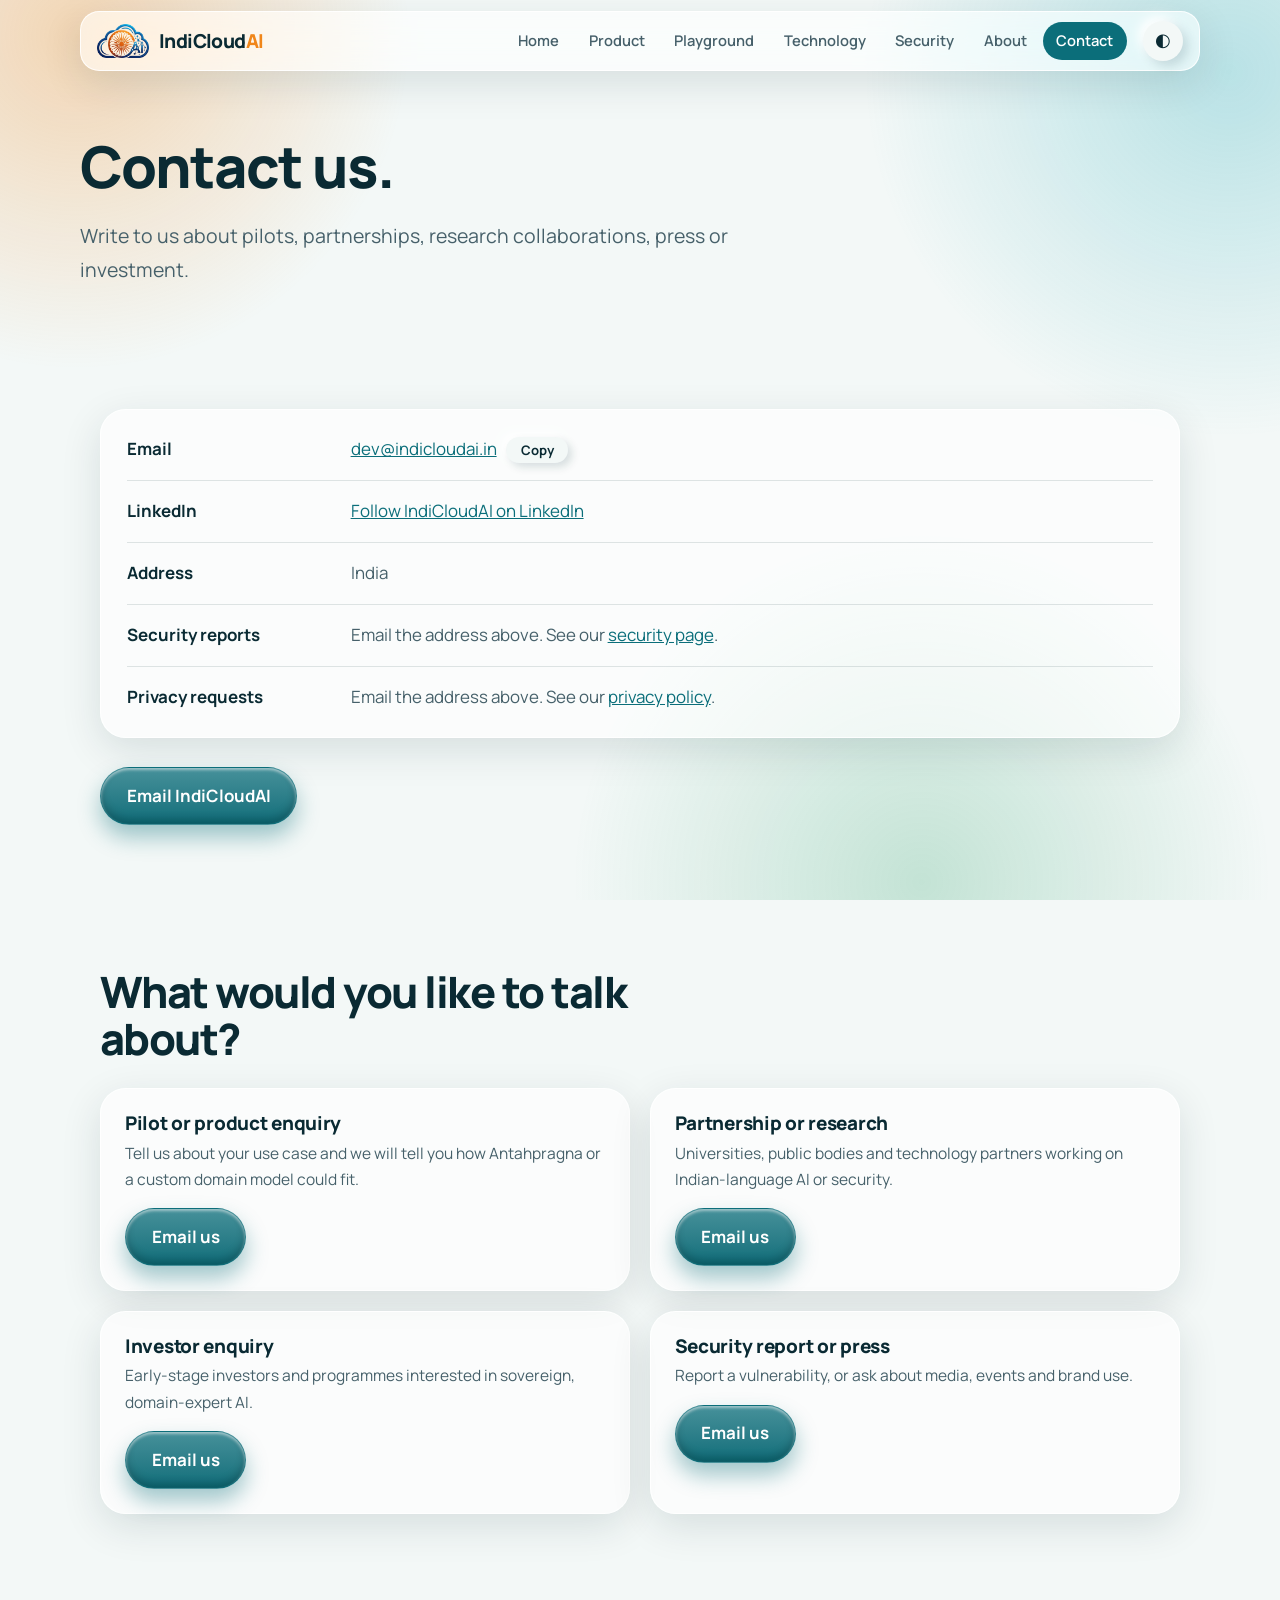
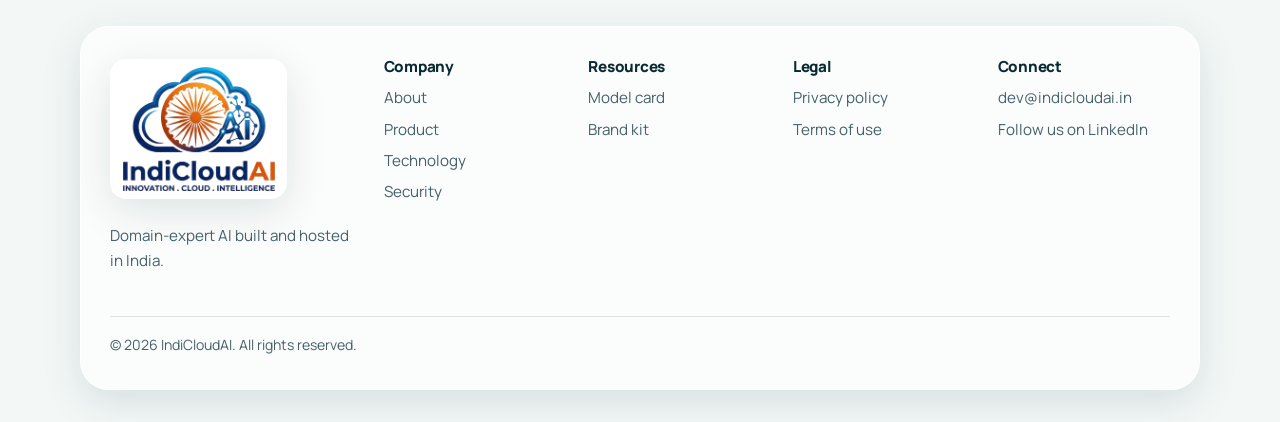
<file: contact.html>
<!DOCTYPE html>
<html lang="en">
<head>
<meta charset="utf-8">
<meta name="viewport" content="width=device-width, initial-scale=1">
<title>Contact IndiCloudAI</title>
<meta name="description" content="Contact IndiCloudAI about pilots, partnerships, research, press or investment.">
<link rel="canonical" href="https://indicloudai.in/contact.html">
<meta property="og:image" content="https://indicloudai.in/og-image.png">
<meta name="twitter:card" content="summary_large_image">
<meta name="theme-color" content="#0b6e7a">
<meta property="og:type" content="website">
<meta property="og:site_name" content="IndiCloudAI">
<meta property="og:title" content="Contact IndiCloudAI">
<meta property="og:description" content="Contact IndiCloudAI about pilots, partnerships, research, press or investment.">
<meta property="og:url" content="https://indicloudai.in/contact.html">
<link rel="icon" type="image/png" href="favicon.png">
<link rel="apple-touch-icon" href="apple-touch-icon.png">
<link rel="preconnect" href="https://fonts.googleapis.com">
<link rel="preconnect" href="https://fonts.gstatic.com" crossorigin>
<link href="https://fonts.googleapis.com/css2?family=Manrope:wght@400;500;600;700;800&display=swap" rel="stylesheet">
<link rel="stylesheet" href="style.css">
<script>try{var t=localStorage.getItem('theme');if(t)document.documentElement.dataset.theme=t}catch(e){}</script>
</head>
<body>
<a class="skip" href="#main">Skip to content</a>
<div id="prog" aria-hidden="true"></div>
<header><div class="wrap"><a class="logo" href="index.html"><img class="lm" src="logo-mark.png" alt="" width="53" height="34"><span class="wm">IndiCloud<i>AI</i></span></a><nav aria-label="Main"><a href="index.html">Home</a><a href="products.html">Product</a><a href="playground.html">Playground</a><a href="technology.html">Technology</a><a href="security.html">Security</a><a href="about.html">About</a><a href="contact.html" aria-current="page">Contact</a></nav><button id="theme" class="tbtn" type="button" aria-label="Switch light or dark theme">◐</button></div></header>
<main id="main">
<div class="wrap ph"><h1>Contact us.</h1><p class="lead">Write to us about pilots, partnerships, research collaborations, press or investment.</p></div>
<section class="t"><div class="wrap"><dl style="margin-top:0">
<dt>Email</dt><dd><a href="mailto:dev@indicloudai.in">dev@indicloudai.in</a><button class="copy" type="button" data-copy="dev@indicloudai.in">Copy</button></dd>
<dt>LinkedIn</dt><dd><a href="https://www.linkedin.com/company/indicloudai/" rel="noopener" target="_blank">Follow IndiCloudAI on LinkedIn</a></dd>
<dt>Address</dt><dd><span data-addr>India</span></dd>
<dt>Security reports</dt><dd>Email the address above. See our <a href="security.html">security page</a>.</dd>
<dt>Privacy requests</dt><dd>Email the address above. See our <a href="privacy.html">privacy policy</a>.</dd></dl>
<div class="btns"><a class="btn p" href="mailto:dev@indicloudai.in">Email IndiCloudAI</a></div></div></section>
<section><div class="wrap"><h2 class="h">What would you like to talk about?</h2><div class="topics"><div><h3>Pilot or product enquiry</h3><p>Tell us about your use case and we will tell you how Antahpragna or a custom domain model could fit.</p><a class="btn p" href="mailto:dev@indicloudai.in?subject=Pilot%20enquiry&body=Hello%20IndiCloudAI%20team%2C%0A%0AOrganisation%3A%0AUse%20case%3A%0ALanguages%20needed%3A%0A">Email us</a></div><div><h3>Partnership or research</h3><p>Universities, public bodies and technology partners working on Indian-language AI or security.</p><a class="btn p" href="mailto:dev@indicloudai.in?subject=Partnership%20or%20research&body=Hello%20IndiCloudAI%20team%2C%0A%0AOrganisation%3A%0AWhat%20we%20would%20like%20to%20explore%3A%0A">Email us</a></div><div><h3>Investor enquiry</h3><p>Early-stage investors and programmes interested in sovereign, domain-expert AI.</p><a class="btn p" href="mailto:dev@indicloudai.in?subject=Investor%20enquiry&body=Hello%2C%0A%0AFund%20or%20programme%3A%0AWhat%20we%20would%20like%20to%20discuss%3A%0A">Email us</a></div><div><h3>Security report or press</h3><p>Report a vulnerability, or ask about media, events and brand use.</p><a class="btn p" href="mailto:dev@indicloudai.in?subject=Security%20report%20or%20press&body=Hello%20IndiCloudAI%20team%2C%0A%0ATopic%3A%0ADetails%3A%0A">Email us</a></div></div></div></section>
</main>
<footer><div class="wrap">
<div class="fg">
<div><a class="ft-logo" href="index.html"><img src="logo.png" alt="IndiCloudAI: Innovation, Cloud, Intelligence" width="152" height="124"></a><p>Domain-expert AI built and hosted in India.</p></div>
<div><h3>Company</h3><a href="about.html">About</a><a href="products.html">Product</a><a href="technology.html">Technology</a><a href="security.html">Security</a></div>
<div><h3>Resources</h3><a href="model-card.html">Model card</a><a href="brand.html">Brand kit</a></div>
<div><h3>Legal</h3><a href="privacy.html">Privacy policy</a><a href="terms.html">Terms of use</a></div>
<div><h3>Connect</h3><a href="mailto:dev@indicloudai.in">dev@indicloudai.in</a><a href="https://www.linkedin.com/company/indicloudai/" rel="noopener" target="_blank">Follow us on LinkedIn</a><span class="addr" data-addr hidden></span></div>
</div>
<div class="fb">© <span id="y">2026</span> IndiCloudAI. All rights reserved.</div>
</div></footer>
<script>document.getElementById('y').textContent=new Date().getFullYear()</script>
<button id="totop" class="totop" type="button" aria-label="Back to top">↑</button>
<div id="toast" role="status" aria-live="polite"></div>
<script src="config.js"></script><script src="site.js" defer></script>
</body>
</html>
</file>
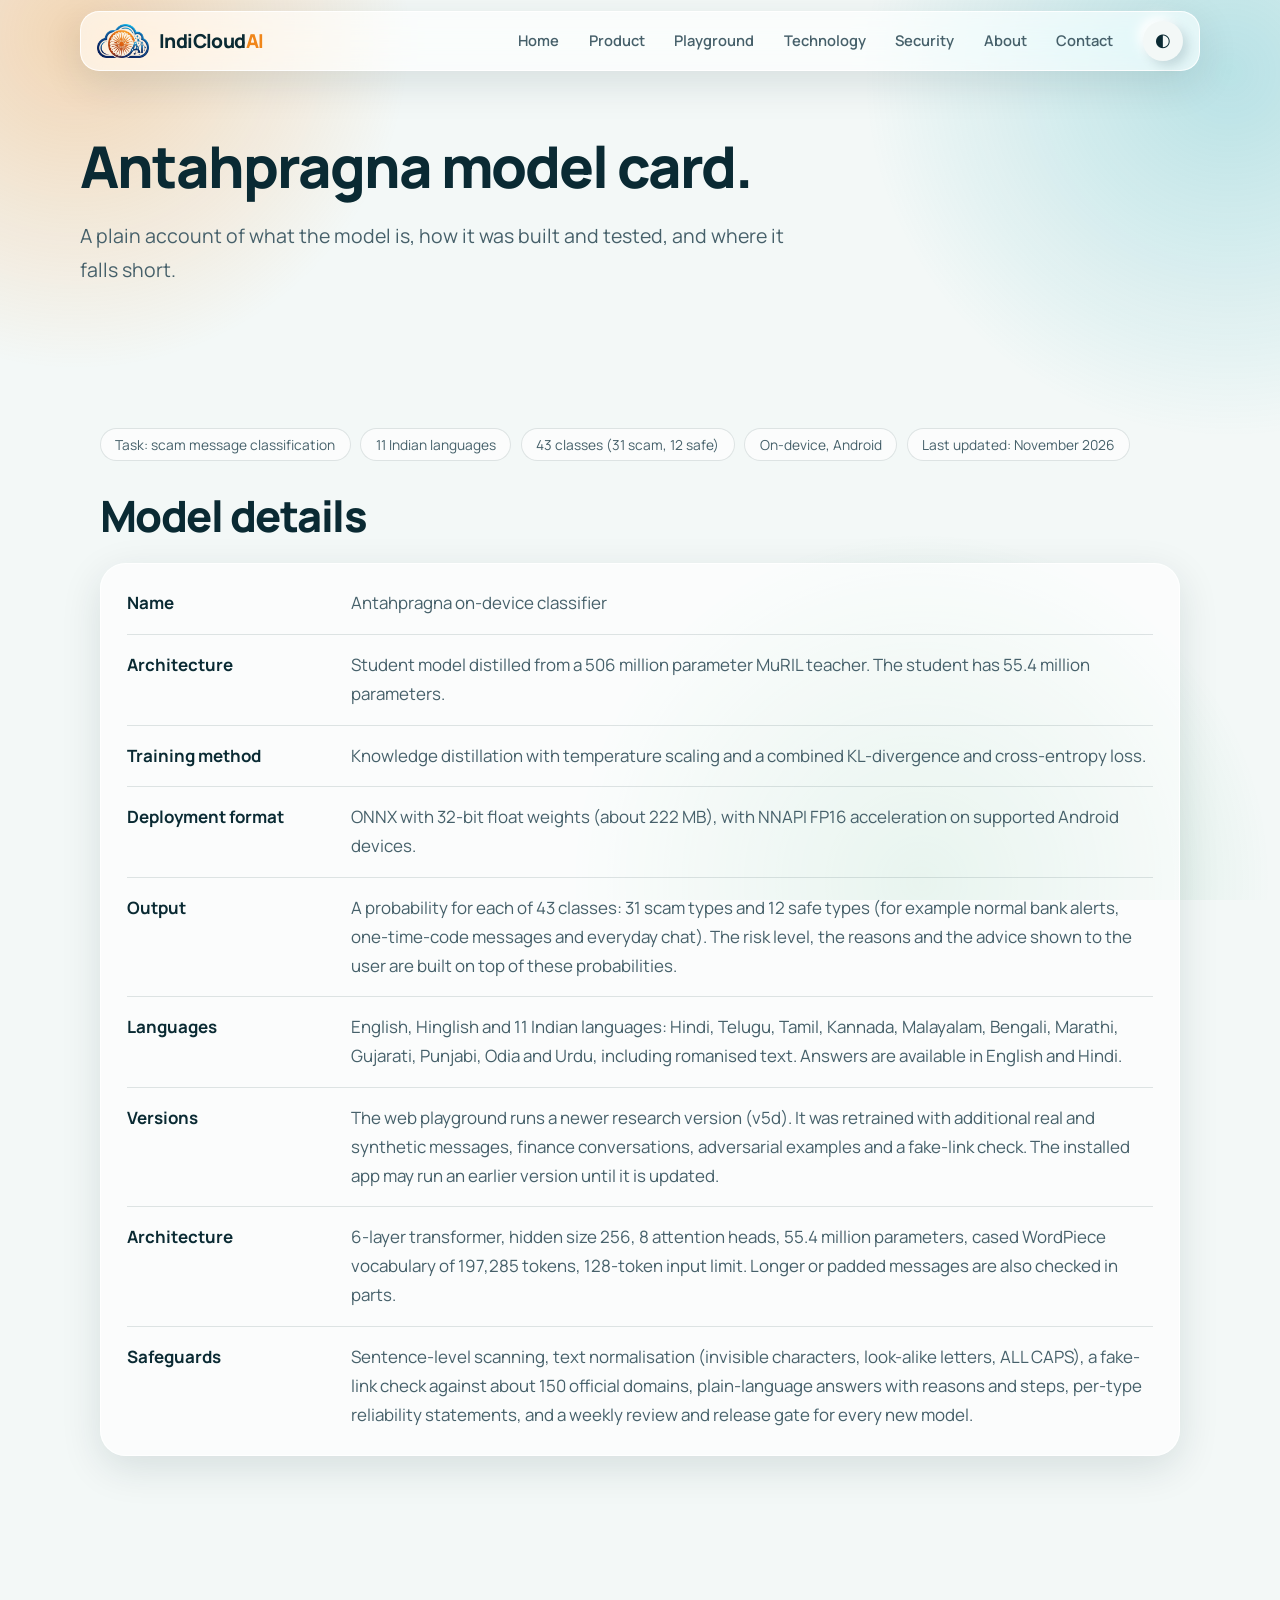
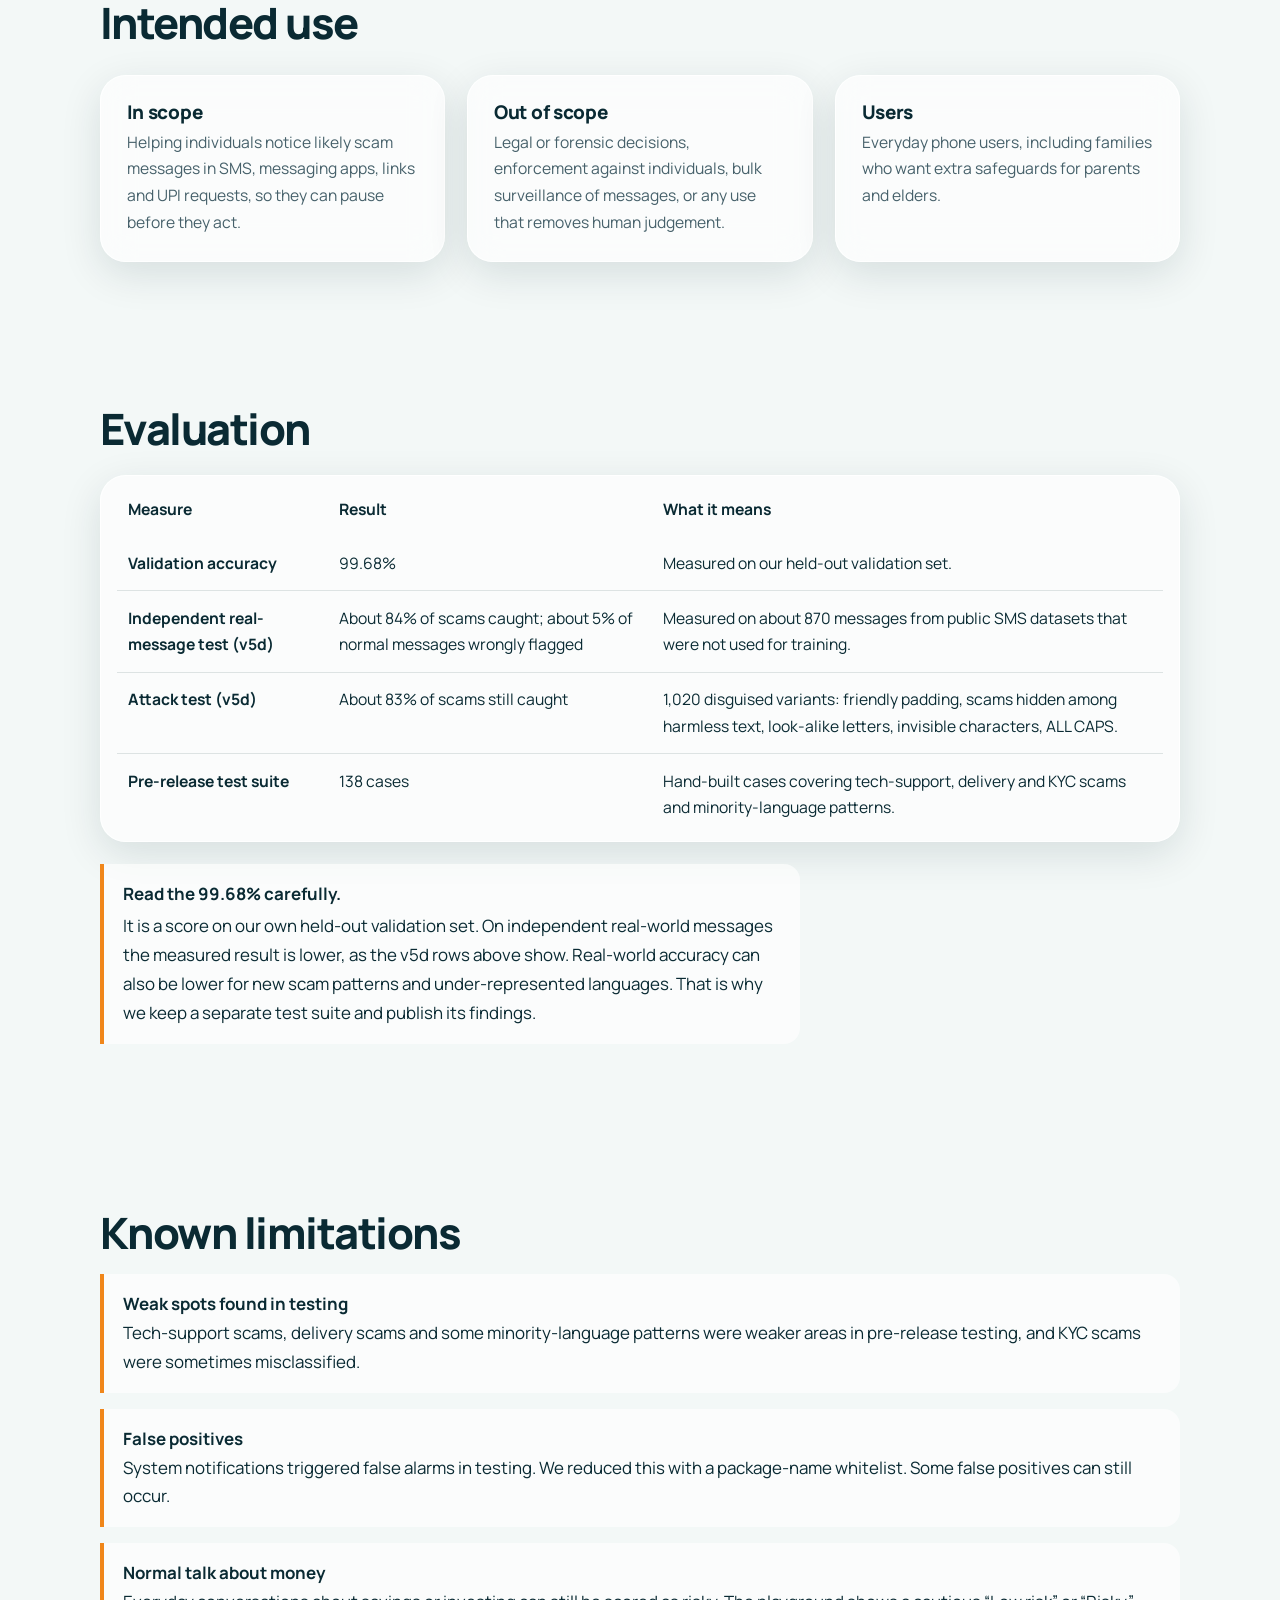
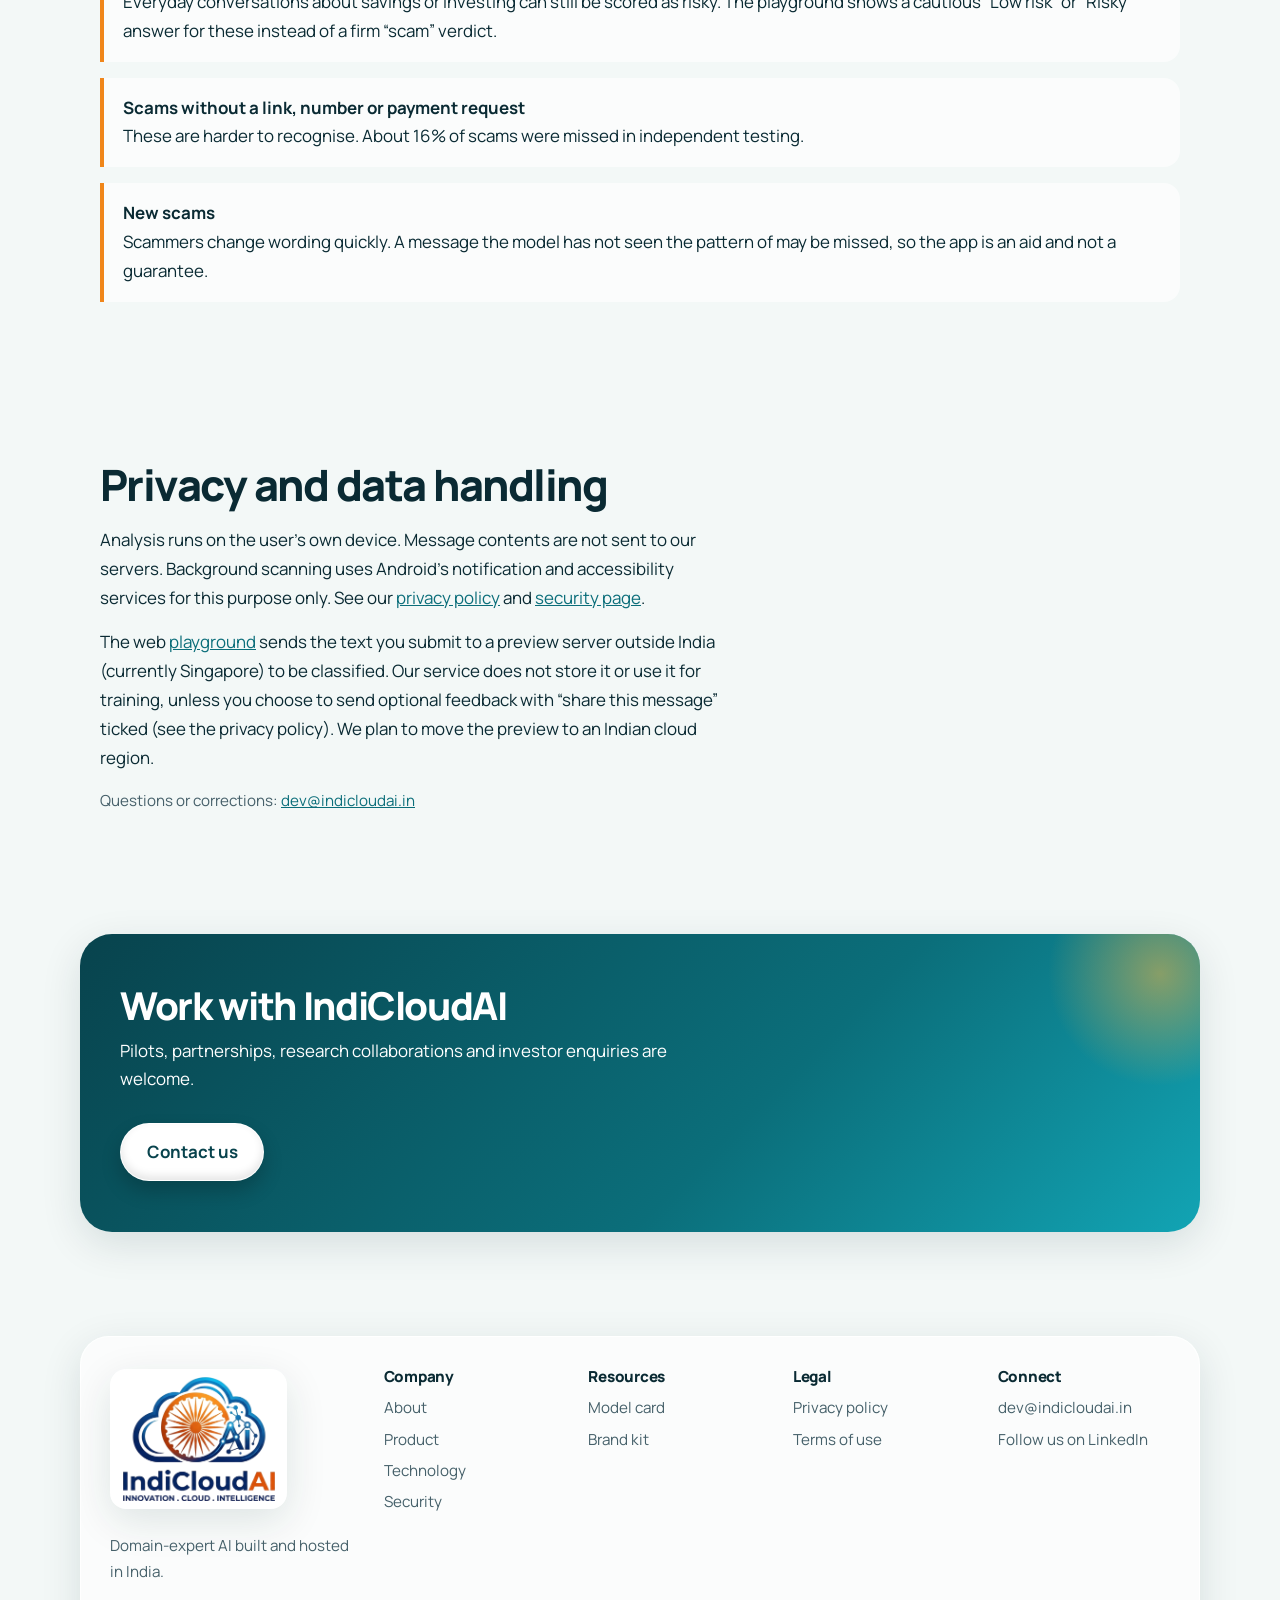
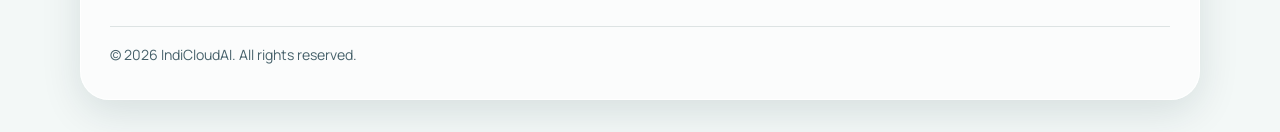
<file: model-card.html>
<!DOCTYPE html>
<html lang="en">
<head>
<meta charset="utf-8">
<meta name="viewport" content="width=device-width, initial-scale=1">
<title>Antahpragna model card | IndiCloudAI</title>
<meta name="description" content="Architecture, intended use, evaluation results and known limitations of the Antahpragna on-device scam detection model.">
<link rel="canonical" href="https://indicloudai.in/model-card.html">
<meta property="og:image" content="https://indicloudai.in/og-image.png">
<meta name="twitter:card" content="summary_large_image">
<meta name="theme-color" content="#0b6e7a">
<meta property="og:type" content="website">
<meta property="og:site_name" content="IndiCloudAI">
<meta property="og:title" content="Antahpragna model card | IndiCloudAI">
<meta property="og:description" content="Architecture, intended use, evaluation results and known limitations of the Antahpragna on-device scam detection model.">
<meta property="og:url" content="https://indicloudai.in/model-card.html">
<link rel="icon" type="image/png" href="favicon.png">
<link rel="apple-touch-icon" href="apple-touch-icon.png">
<link rel="preconnect" href="https://fonts.googleapis.com">
<link rel="preconnect" href="https://fonts.gstatic.com" crossorigin>
<link href="https://fonts.googleapis.com/css2?family=Manrope:wght@400;500;600;700;800&display=swap" rel="stylesheet">
<link rel="stylesheet" href="style.css">
<script>try{var t=localStorage.getItem('theme');if(t)document.documentElement.dataset.theme=t}catch(e){}</script>
</head>
<body>
<a class="skip" href="#main">Skip to content</a>
<div id="prog" aria-hidden="true"></div>
<header><div class="wrap"><a class="logo" href="index.html"><img class="lm" src="logo-mark.png" alt="" width="53" height="34"><span class="wm">IndiCloud<i>AI</i></span></a><nav aria-label="Main"><a href="index.html">Home</a><a href="products.html">Product</a><a href="playground.html">Playground</a><a href="technology.html">Technology</a><a href="security.html">Security</a><a href="about.html">About</a><a href="contact.html">Contact</a></nav><button id="theme" class="tbtn" type="button" aria-label="Switch light or dark theme">◐</button></div></header>
<main id="main">
<div class="wrap ph"><h1>Antahpragna model card.</h1><p class="lead">A plain account of what the model is, how it was built and tested, and where it falls short.</p></div>
<section><div class="wrap"><div class="mc-hd"><span>Task: scam message classification</span><span>11 Indian languages</span><span>43 classes (31 scam, 12 safe)</span><span>On-device, Android</span><span>Last updated: November 2026</span></div>
<h2 class="h" style="margin-top:2rem">Model details</h2>
<dl><dt>Name</dt><dd>Antahpragna on-device classifier</dd>
<dt>Architecture</dt><dd>Student model distilled from a 506 million parameter MuRIL teacher. The student has 55.4 million parameters.</dd>
<dt>Training method</dt><dd>Knowledge distillation with temperature scaling and a combined KL-divergence and cross-entropy loss.</dd>
<dt>Deployment format</dt><dd>ONNX with 32-bit float weights (about 222 MB), with NNAPI FP16 acceleration on supported Android devices.</dd>
<dt>Output</dt><dd>A probability for each of 43 classes: 31 scam types and 12 safe types (for example normal bank alerts, one-time-code messages and everyday chat). The risk level, the reasons and the advice shown to the user are built on top of these probabilities.</dd>
<dt>Languages</dt><dd>English, Hinglish and 11 Indian languages: Hindi, Telugu, Tamil, Kannada, Malayalam, Bengali, Marathi, Gujarati, Punjabi, Odia and Urdu, including romanised text. Answers are available in English and Hindi.</dd>
<dt>Versions</dt><dd>The web playground runs a newer research version (v5d). It was retrained with additional real and synthetic messages, finance conversations, adversarial examples and a fake-link check. The installed app may run an earlier version until it is updated.</dd>
<dt>Architecture</dt><dd>6-layer transformer, hidden size 256, 8 attention heads, 55.4 million parameters, cased WordPiece vocabulary of 197,285 tokens, 128-token input limit. Longer or padded messages are also checked in parts.</dd>
<dt>Safeguards</dt><dd>Sentence-level scanning, text normalisation (invisible characters, look-alike letters, ALL CAPS), a fake-link check against about 150 official domains, plain-language answers with reasons and steps, per-type reliability statements, and a weekly review and release gate for every new model.</dd></dl></div></section>
<section><div class="wrap"><h2 class="h">Intended use</h2>
<div class="cols" style="counter-reset:none"><div><h3>In scope</h3><p>Helping individuals notice likely scam messages in SMS, messaging apps, links and UPI requests, so they can pause before they act.</p></div>
<div><h3>Out of scope</h3><p>Legal or forensic decisions, enforcement against individuals, bulk surveillance of messages, or any use that removes human judgement.</p></div>
<div><h3>Users</h3><p>Everyday phone users, including families who want extra safeguards for parents and elders.</p></div></div></div></section>
<section><div class="wrap"><h2 class="h">Evaluation</h2>
<div class="scroll"><table><thead><tr><th scope="col">Measure</th><th scope="col">Result</th><th scope="col">What it means</th></tr></thead><tbody>
<tr><th scope="row">Validation accuracy</th><td>99.68%</td><td>Measured on our held-out validation set.</td></tr>
<tr><th scope="row">Independent real-message test (v5d)</th><td>About 84% of scams caught; about 5% of normal messages wrongly flagged</td><td>Measured on about 870 messages from public SMS datasets that were not used for training.</td></tr>
<tr><th scope="row">Attack test (v5d)</th><td>About 83% of scams still caught</td><td>1,020 disguised variants: friendly padding, scams hidden among harmless text, look-alike letters, invisible characters, ALL CAPS.</td></tr>
<tr><th scope="row">Pre-release test suite</th><td>138 cases</td><td>Hand-built cases covering tech-support, delivery and KYC scams and minority-language patterns.</td></tr></tbody></table></div>
<div class="note"><strong>Read the 99.68% carefully.</strong>It is a score on our own held-out validation set. On independent real-world messages the measured result is lower, as the v5d rows above show. Real-world accuracy can also be lower for new scam patterns and under-represented languages. That is why we keep a separate test suite and publish its findings.</div></div></section>
<section><div class="wrap"><h2 class="h">Known limitations</h2>
<ul class="prin"><li><strong>Weak spots found in testing</strong>Tech-support scams, delivery scams and some minority-language patterns were weaker areas in pre-release testing, and KYC scams were sometimes misclassified.</li>
<li><strong>False positives</strong>System notifications triggered false alarms in testing. We reduced this with a package-name whitelist. Some false positives can still occur.</li>
<li><strong>Normal talk about money</strong>Everyday conversations about savings or investing can still be scored as risky. The playground shows a cautious “Low risk” or “Risky” answer for these instead of a firm “scam” verdict.</li>
<li><strong>Scams without a link, number or payment request</strong>These are harder to recognise. About 16% of scams were missed in independent testing.</li>
<li><strong>New scams</strong>Scammers change wording quickly. A message the model has not seen the pattern of may be missed, so the app is an aid and not a guarantee.</li></ul></div></section>
<section><div class="wrap"><h2 class="h">Privacy and data handling</h2>
<p>Analysis runs on the user’s own device. Message contents are not sent to our servers. Background scanning uses Android’s notification and accessibility services for this purpose only. See our <a href="privacy.html">privacy policy</a> and <a href="security.html">security page</a>.</p>
<p>The web <a href="playground.html">playground</a> sends the text you submit to a preview server outside India (currently Singapore) to be classified. Our service does not store it or use it for training, unless you choose to send optional feedback with “share this message” ticked (see the privacy policy). We plan to move the preview to an Indian cloud region.</p>
<p class="m">Questions or corrections: <a href="mailto:dev@indicloudai.in">dev@indicloudai.in</a></p></div></section>
<section class="band"><div class="wrap"><h2>Work with IndiCloudAI</h2><p>Pilots, partnerships, research collaborations and investor enquiries are welcome.</p><div class="btns"><a class="btn" href="contact.html">Contact us</a></div></div></section>
</main>
<footer><div class="wrap">
<div class="fg">
<div><a class="ft-logo" href="index.html"><img src="logo.png" alt="IndiCloudAI: Innovation, Cloud, Intelligence" width="152" height="124"></a><p>Domain-expert AI built and hosted in India.</p></div>
<div><h3>Company</h3><a href="about.html">About</a><a href="products.html">Product</a><a href="technology.html">Technology</a><a href="security.html">Security</a></div>
<div><h3>Resources</h3><a href="model-card.html">Model card</a><a href="brand.html">Brand kit</a></div>
<div><h3>Legal</h3><a href="privacy.html">Privacy policy</a><a href="terms.html">Terms of use</a></div>
<div><h3>Connect</h3><a href="mailto:dev@indicloudai.in">dev@indicloudai.in</a><a href="https://www.linkedin.com/company/indicloudai/" rel="noopener" target="_blank">Follow us on LinkedIn</a><span class="addr" data-addr hidden></span></div>
</div>
<div class="fb">© <span id="y">2026</span> IndiCloudAI. All rights reserved.</div>
</div></footer>
<script>document.getElementById('y').textContent=new Date().getFullYear()</script>
<button id="totop" class="totop" type="button" aria-label="Back to top">↑</button>
<div id="toast" role="status" aria-live="polite"></div>
<script src="config.js"></script><script src="site.js" defer></script>
</body>
</html>
</file>
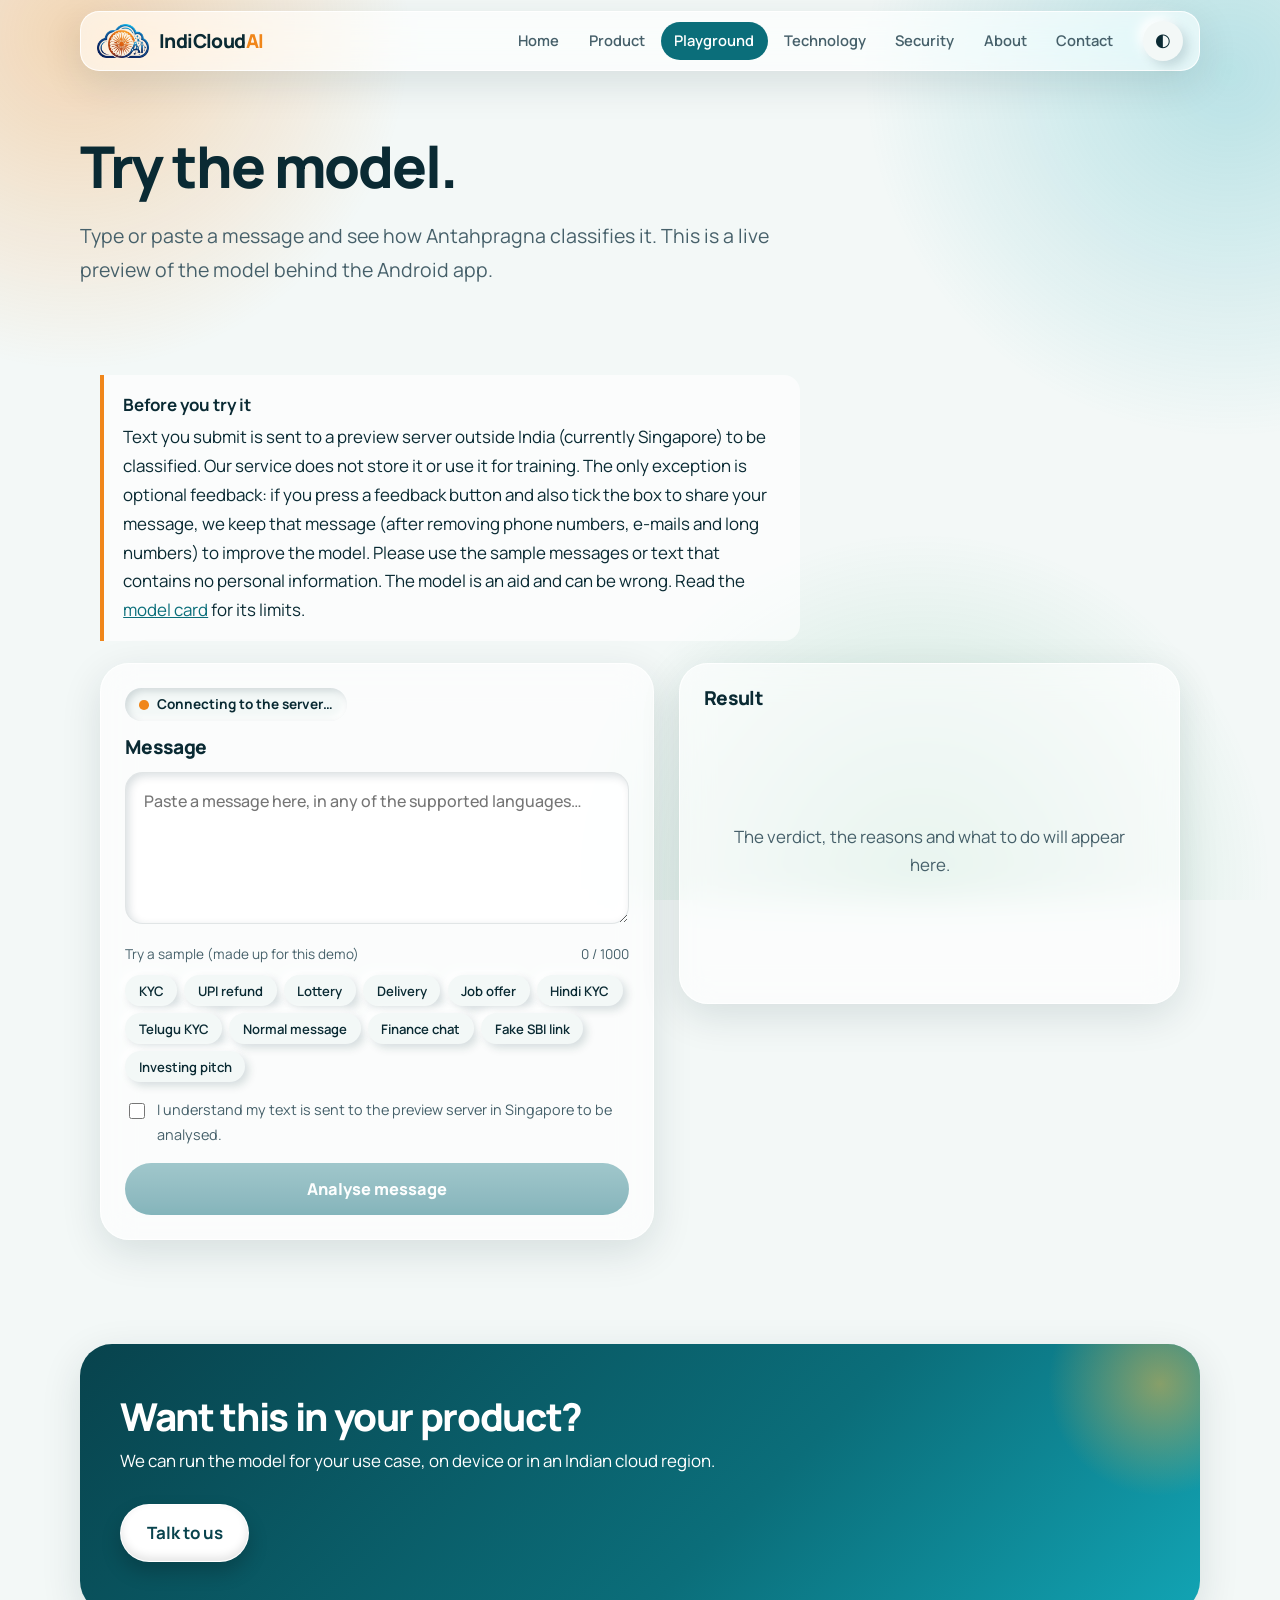
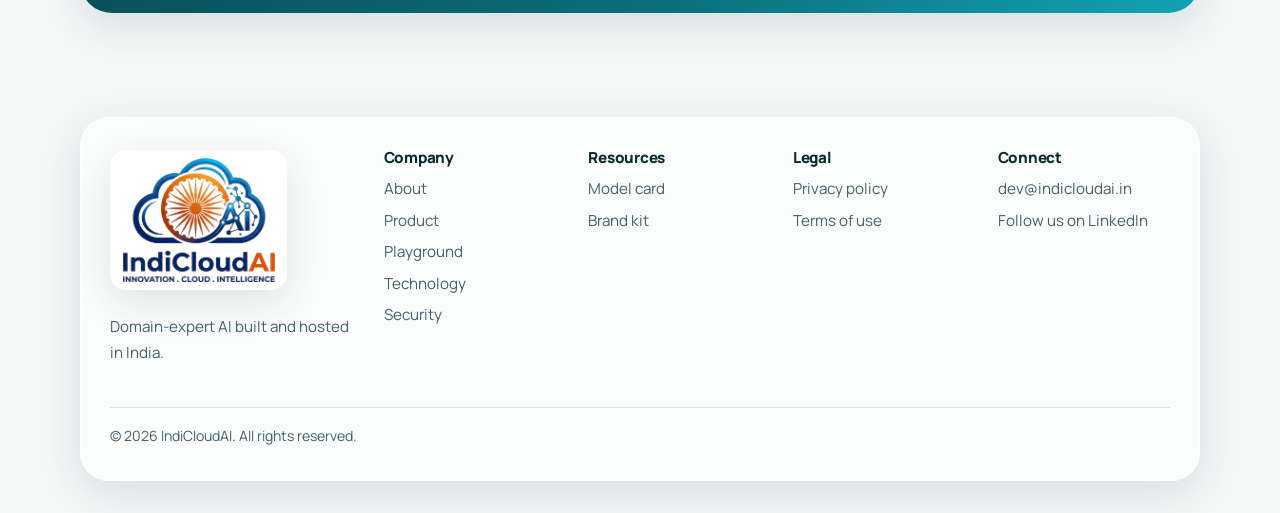
<file: playground.html>
<!DOCTYPE html>
<html lang="en">
<head>
<meta charset="utf-8">
<meta name="viewport" content="width=device-width, initial-scale=1">
<title>Playground: try the Antahpragna model | IndiCloudAI</title>
<meta name="description" content="Type or paste a message and see how the Antahpragna scam detection model classifies it, live.">
<link rel="canonical" href="https://indicloudai.in/playground.html">
<meta property="og:image" content="https://indicloudai.in/og-image.png">
<meta name="twitter:card" content="summary_large_image">
<meta name="theme-color" content="#0b6e7a">
<meta property="og:type" content="website">
<meta property="og:site_name" content="IndiCloudAI">
<meta property="og:title" content="Playground: try the Antahpragna model | IndiCloudAI">
<meta property="og:description" content="Type or paste a message and see how the Antahpragna scam detection model classifies it, live.">
<meta property="og:url" content="https://indicloudai.in/playground.html">
<link rel="icon" type="image/png" href="favicon.png">
<link rel="apple-touch-icon" href="apple-touch-icon.png">
<link rel="preconnect" href="https://fonts.googleapis.com">
<link rel="preconnect" href="https://fonts.gstatic.com" crossorigin>
<link href="https://fonts.googleapis.com/css2?family=Manrope:wght@400;500;600;700;800&display=swap" rel="stylesheet">
<link rel="stylesheet" href="style.css">
<script>try{var t=localStorage.getItem('theme');if(t)document.documentElement.dataset.theme=t}catch(e){}</script>
</head>
<body>
<a class="skip" href="#main">Skip to content</a>
<div id="prog" aria-hidden="true"></div>
<header><div class="wrap"><a class="logo" href="index.html"><img class="lm" src="logo-mark.png" alt="" width="53" height="34"><span class="wm">IndiCloud<i>AI</i></span></a><nav aria-label="Main"><a href="index.html">Home</a><a href="products.html">Product</a><a href="playground.html" aria-current="page">Playground</a><a href="technology.html">Technology</a><a href="security.html">Security</a><a href="about.html">About</a><a href="contact.html">Contact</a></nav><button id="theme" class="tbtn" type="button" aria-label="Switch light or dark theme">◐</button></div></header>
<main id="main">
<div class="wrap ph"><h1>Try the model.</h1><p class="lead">Type or paste a message and see how Antahpragna classifies it. This is a live preview of the model behind the Android app.</p></div>
<section style="padding-top:1rem"><div class="wrap">
<div class="note"><strong>Before you try it</strong>Text you submit is sent to a preview server outside India (currently <span class="pg-region">Singapore</span>) to be classified. Our service does not store it or use it for training. The only exception is optional feedback: if you press a feedback button and also tick the box to share your message, we keep that message (after removing phone numbers, e-mails and long numbers) to improve the model. Please use the sample messages or text that contains no personal information. The model is an aid and can be wrong. Read the <a href="model-card.html">model card</a> for its limits.</div>
<div class="pg-grid">
<div class="pg-card"><div class="pg-pill wait" id="pg-pill" role="status"><span>Connecting…</span></div>
<h2>Message</h2>
<textarea id="pg-text" maxlength="1000" placeholder="Paste a message here, in any of the supported languages…" aria-label="Message to analyse"></textarea>
<div class="pg-row"><span>Try a sample (made up for this demo)</span><span id="pg-count">0 / 1000</span></div>
<div class="pg-samples"><button type="button" class="pg-sample" data-t="Your KYC will expire today. Click this link to update now: http://kyc-update.example">KYC</button><button type="button" class="pg-sample" data-t="Your refund of Rs 4,850 is pending. Open the link and enter your UPI PIN to receive it: http://refund-claim.example">UPI refund</button><button type="button" class="pg-sample" data-t="Congratulations! You have won Rs 25,00,000 in the lucky draw. Send Rs 2,500 as a processing fee to claim your prize.">Lottery</button><button type="button" class="pg-sample" data-t="Your parcel is on hold due to an unpaid customs fee of Rs 49. Pay now: http://parcel-fee.example">Delivery</button><button type="button" class="pg-sample" data-t="Work from home and earn Rs 5,000 per day. Message us on WhatsApp now to start, small registration fee applies.">Job offer</button><button type="button" class="pg-sample" data-t="आपका KYC आज समाप्त हो जाएगा। अपडेट करने के लिए इस लिंक पर क्लिक करें: http://kyc-update.example">Hindi KYC</button><button type="button" class="pg-sample" data-t="మీ KYC ఈ రోజు గడువు ముగుస్తుంది. వెంటనే ఈ లింక్ క్లిక్ చేసి అప్‌డేట్ చేయండి: http://kyc-update.example">Telugu KYC</button><button type="button" class="pg-sample" data-t="Hi, are we still meeting for lunch tomorrow at 1? Let me know if the place works.">Normal message</button><button type="button" class="pg-sample" data-t="Hi, I was thinking of investing some money in mutual funds through my bank. Which one do you recommend?">Finance chat</button><button type="button" class="pg-sample" data-t="Good morning! Have a great day ahead. Your SBI KYC will expire today, update at http://sbi-kyc-update.xyz">Fake SBI link</button><button type="button" class="pg-sample" data-t="Hey, it has been ages! I am earning 8000 a day from a crypto app a friend showed me. Want the link? Deposit 5000 to start.">Investing pitch</button></div>
<label class="pg-ok"><input type="checkbox" id="pg-ok"><span>I understand my text is sent to the preview server in <span class="pg-region">Singapore</span> to be analysed.</span></label>
<button id="pg-go" type="button" disabled>Analyse message</button></div>
<div class="pg-card" aria-live="polite"><h2>Result</h2>
<div class="pg-empty" id="pg-empty">The verdict, the reasons and what to do will appear here.</div>
<div class="pg-res" id="pg-res" hidden>
<div class="pg-lang" role="group" aria-label="Answer language"><button type="button" data-l="en" class="on">English</button><button type="button" data-l="hi">हिन्दी</button></div>
<div class="pg-title"></div><div class="pg-cat"></div><p class="pg-sum"></p>
<div class="pg-conf"><span>Risk score</span><b></b></div><span class="pg-meter"><i></i></span><p class="pg-rel"></p>
<div class="pg-why" hidden><h3></h3><ul></ul><blockquote class="pg-focus" hidden></blockquote></div>
<details class="pg-more" id="pg-hlbox" hidden><summary id="pg-hl-sum">Show where in the message</summary><div id="pg-hl"></div></details>
<div class="pg-do" hidden><h3></h3><ol></ol><p class="pg-report"></p></div>
<details class="pg-more"><summary>Model’s top categories</summary><ul class="pg-top"></ul></details>
<div class="pg-fb" id="pg-fb" hidden>
<div id="pg-fb-q"><strong>Was this answer right?</strong>
<div class="pg-fbtn"><button type="button" data-v="right">👍 Yes, right</button><button type="button" data-v="scam">It is actually a scam</button><button type="button" data-v="safe">It is actually safe</button></div>
<label class="pg-fbc"><input type="checkbox" id="pg-fb-consent"><span>Help improve the model: share this message with IndiCloudAI. Phone numbers, e-mails and long numbers are removed first. Optional.</span></label>
<textarea id="pg-fb-note" maxlength="300" placeholder="Optional note: what was wrong?" hidden></textarea></div>
<div id="pg-fb-thanks" hidden><strong>Thank you.</strong> Your feedback helps us improve the answers.</div></div>
<p class="pg-meta"></p></div></div>
</div></div></section>
<section class="band"><div class="wrap"><h2>Want this in your product?</h2><p>We can run the model for your use case, on device or in an Indian cloud region.</p><div class="btns"><a class="btn" href="contact.html">Talk to us</a></div></div></section>
</main>
<footer><div class="wrap">
<div class="fg">
<div><a class="ft-logo" href="index.html"><img src="logo.png" alt="IndiCloudAI: Innovation, Cloud, Intelligence" width="152" height="124"></a><p>Domain-expert AI built and hosted in India.</p></div>
<div><h3>Company</h3><a href="about.html">About</a><a href="products.html">Product</a><a href="playground.html">Playground</a><a href="technology.html">Technology</a><a href="security.html">Security</a></div>
<div><h3>Resources</h3><a href="model-card.html">Model card</a><a href="brand.html">Brand kit</a></div>
<div><h3>Legal</h3><a href="privacy.html">Privacy policy</a><a href="terms.html">Terms of use</a></div>
<div><h3>Connect</h3><a href="mailto:dev@indicloudai.in">dev@indicloudai.in</a><a href="https://www.linkedin.com/company/indicloudai/" rel="noopener" target="_blank">Follow us on LinkedIn</a><span class="addr" data-addr hidden></span></div>
</div>
<div class="fb">© <span id="y">2026</span> IndiCloudAI. All rights reserved.</div>
</div></footer>
<script>document.getElementById('y').textContent=new Date().getFullYear()</script>
<button id="totop" class="totop" type="button" aria-label="Back to top">↑</button>
<div id="toast" role="status" aria-live="polite"></div>
<script src="config.js"></script>
<script src="explain-widget.js" defer></script>
<script src="playground.js" defer></script>
<script src="site.js" defer></script>
</body>
</html>
</file>
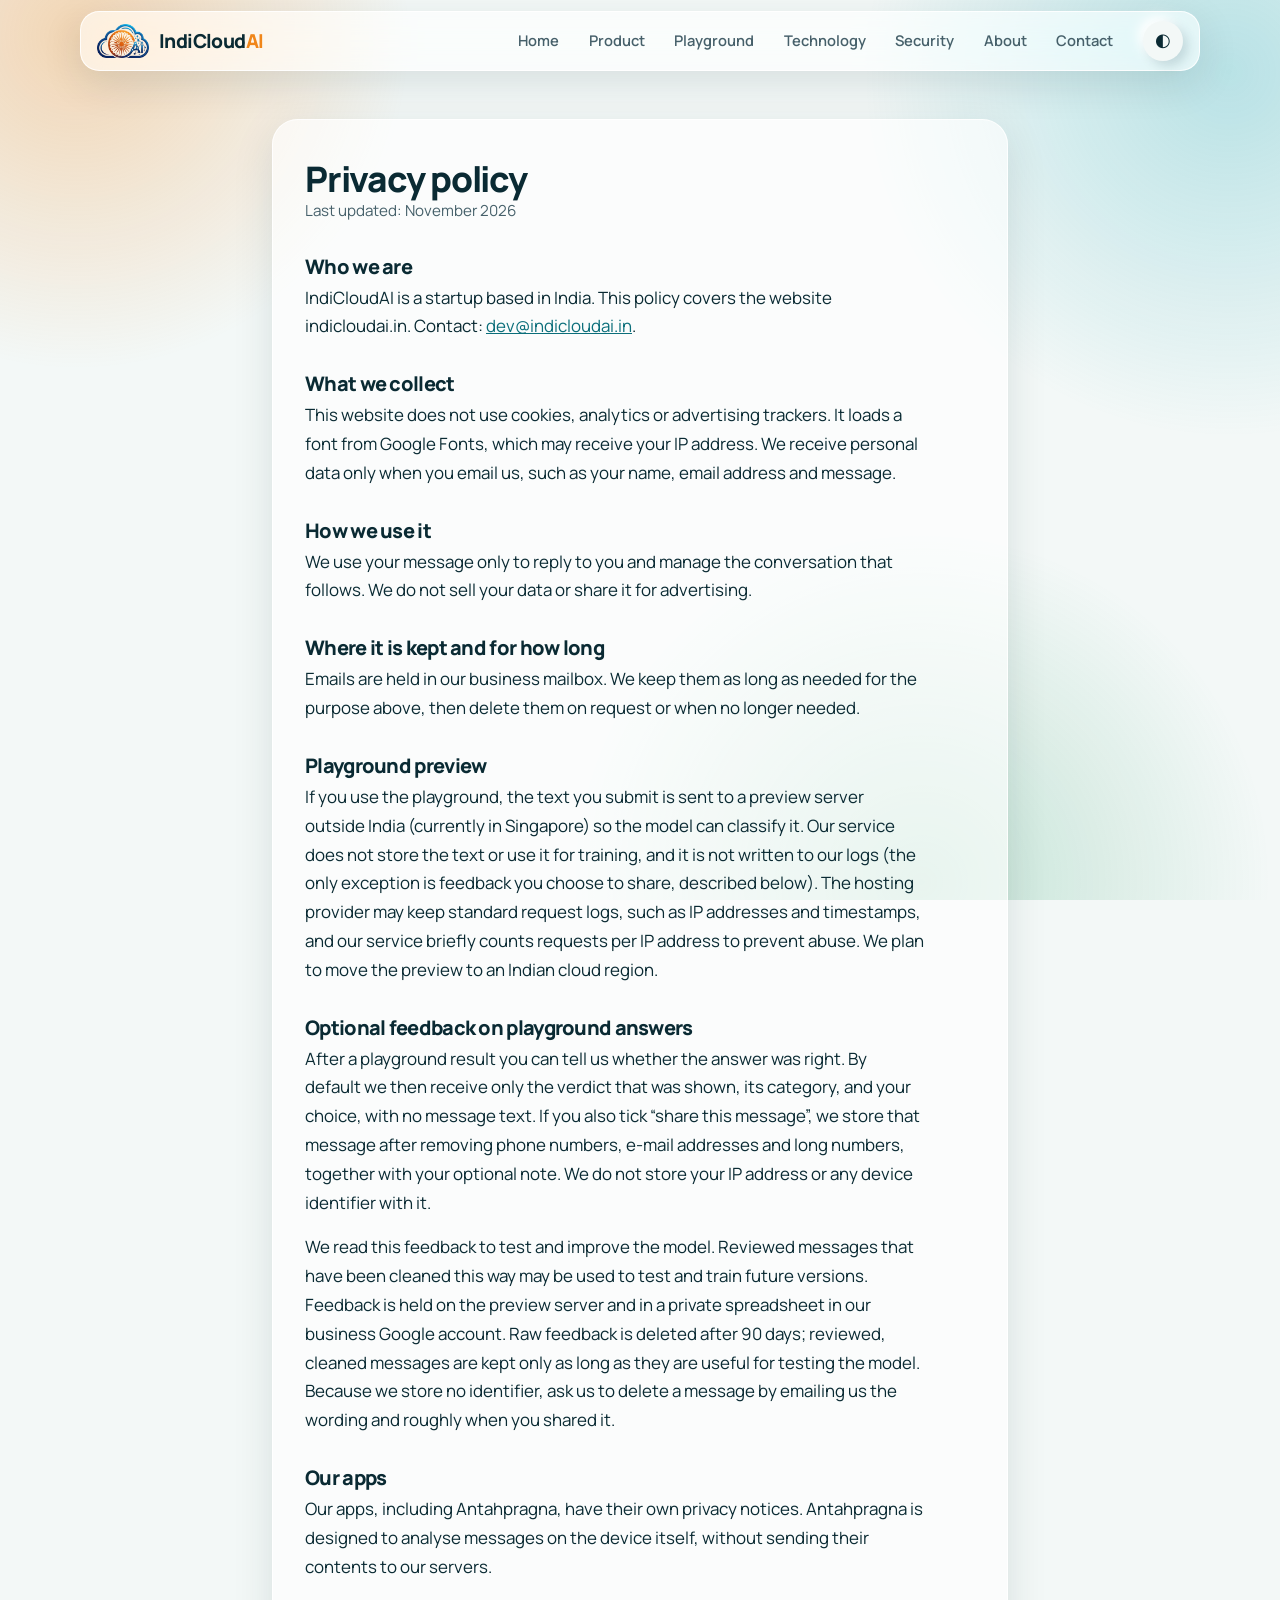
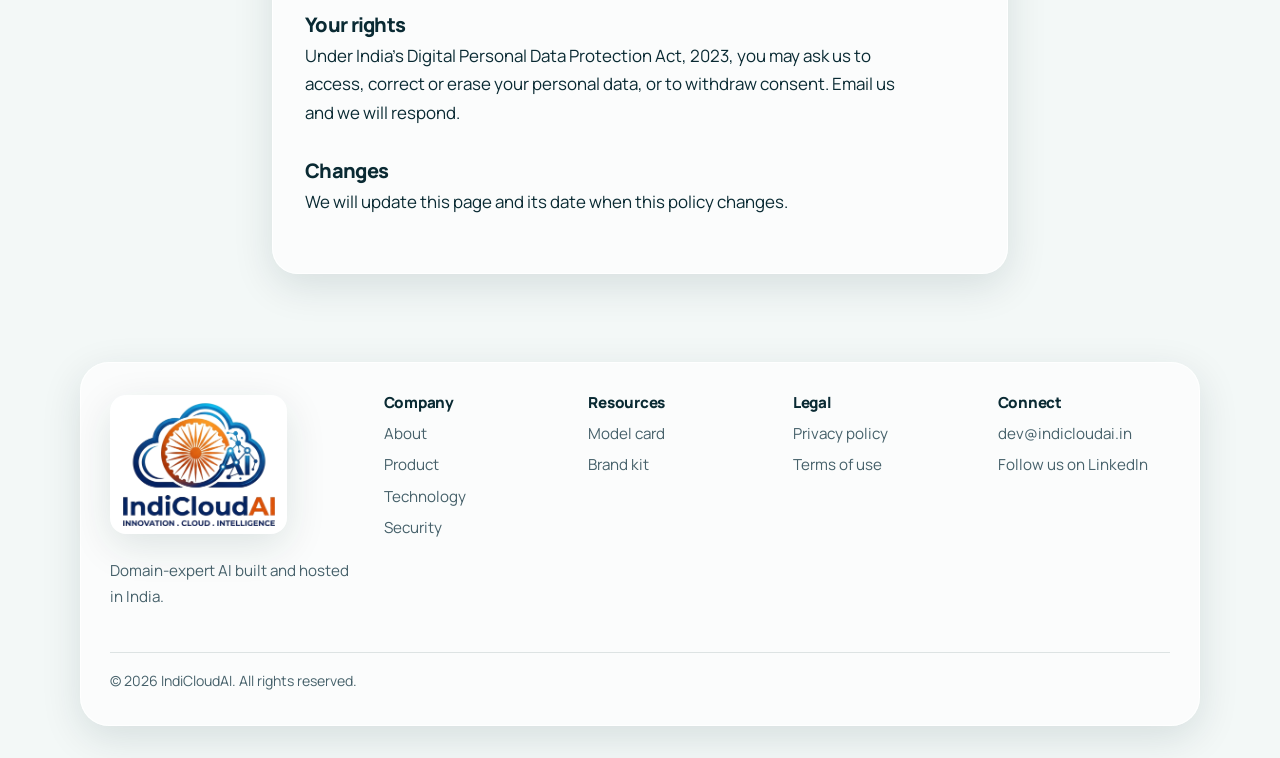
<file: privacy.html>
<!DOCTYPE html>
<html lang="en">
<head>
<meta charset="utf-8">
<meta name="viewport" content="width=device-width, initial-scale=1">
<title>Privacy policy | IndiCloudAI</title>
<meta name="description" content="How IndiCloudAI handles personal data on indicloudai.in.">
<link rel="canonical" href="https://indicloudai.in/privacy.html">
<meta property="og:image" content="https://indicloudai.in/og-image.png">
<meta name="twitter:card" content="summary_large_image">
<meta name="theme-color" content="#0b6e7a">
<meta property="og:type" content="website">
<meta property="og:site_name" content="IndiCloudAI">
<meta property="og:title" content="Privacy policy | IndiCloudAI">
<meta property="og:description" content="How IndiCloudAI handles personal data on indicloudai.in.">
<meta property="og:url" content="https://indicloudai.in/privacy.html">
<link rel="icon" type="image/png" href="favicon.png">
<link rel="apple-touch-icon" href="apple-touch-icon.png">
<link rel="preconnect" href="https://fonts.googleapis.com">
<link rel="preconnect" href="https://fonts.gstatic.com" crossorigin>
<link href="https://fonts.googleapis.com/css2?family=Manrope:wght@400;500;600;700;800&display=swap" rel="stylesheet">
<link rel="stylesheet" href="style.css">
<script>try{var t=localStorage.getItem('theme');if(t)document.documentElement.dataset.theme=t}catch(e){}</script>
</head>
<body>
<a class="skip" href="#main">Skip to content</a>
<div id="prog" aria-hidden="true"></div>
<header><div class="wrap"><a class="logo" href="index.html"><img class="lm" src="logo-mark.png" alt="" width="53" height="34"><span class="wm">IndiCloud<i>AI</i></span></a><nav aria-label="Main"><a href="index.html">Home</a><a href="products.html">Product</a><a href="playground.html">Playground</a><a href="technology.html">Technology</a><a href="security.html">Security</a><a href="about.html">About</a><a href="contact.html">Contact</a></nav><button id="theme" class="tbtn" type="button" aria-label="Switch light or dark theme">◐</button></div></header>
<main id="main">
<div class="wrap doc ph"><h1>Privacy policy</h1><p class="m">Last updated: November 2026</p>
<h2>Who we are</h2><p>IndiCloudAI is a startup based in India. This policy covers the website indicloudai.in. Contact: <a href="mailto:dev@indicloudai.in">dev@indicloudai.in</a>.</p>
<h2>What we collect</h2><p>This website does not use cookies, analytics or advertising trackers. It loads a font from Google Fonts, which may receive your IP address. We receive personal data only when you email us, such as your name, email address and message.</p>
<h2>How we use it</h2><p>We use your message only to reply to you and manage the conversation that follows. We do not sell your data or share it for advertising.</p>
<h2>Where it is kept and for how long</h2><p>Emails are held in our business mailbox. We keep them as long as needed for the purpose above, then delete them on request or when no longer needed.</p>
<h2>Playground preview</h2><p>If you use the playground, the text you submit is sent to a preview server outside India (currently in Singapore) so the model can classify it. Our service does not store the text or use it for training, and it is not written to our logs (the only exception is feedback you choose to share, described below). The hosting provider may keep standard request logs, such as IP addresses and timestamps, and our service briefly counts requests per IP address to prevent abuse. We plan to move the preview to an Indian cloud region.</p>
<h2>Optional feedback on playground answers</h2><p>After a playground result you can tell us whether the answer was right. By default we then receive only the verdict that was shown, its category, and your choice, with no message text. If you also tick “share this message”, we store that message after removing phone numbers, e-mail addresses and long numbers, together with your optional note. We do not store your IP address or any device identifier with it.</p><p>We read this feedback to test and improve the model. Reviewed messages that have been cleaned this way may be used to test and train future versions. Feedback is held on the preview server and in a private spreadsheet in our business Google account. Raw feedback is deleted after 90 days; reviewed, cleaned messages are kept only as long as they are useful for testing the model. Because we store no identifier, ask us to delete a message by emailing us the wording and roughly when you shared it.</p>
<h2>Our apps</h2><p>Our apps, including Antahpragna, have their own privacy notices. Antahpragna is designed to analyse messages on the device itself, without sending their contents to our servers.</p>
<h2>Your rights</h2><p>Under India’s Digital Personal Data Protection Act, 2023, you may ask us to access, correct or erase your personal data, or to withdraw consent. Email us and we will respond.</p>
<h2>Changes</h2><p>We will update this page and its date when this policy changes.</p></div>
</main>
<footer><div class="wrap">
<div class="fg">
<div><a class="ft-logo" href="index.html"><img src="logo.png" alt="IndiCloudAI: Innovation, Cloud, Intelligence" width="152" height="124"></a><p>Domain-expert AI built and hosted in India.</p></div>
<div><h3>Company</h3><a href="about.html">About</a><a href="products.html">Product</a><a href="technology.html">Technology</a><a href="security.html">Security</a></div>
<div><h3>Resources</h3><a href="model-card.html">Model card</a><a href="brand.html">Brand kit</a></div>
<div><h3>Legal</h3><a href="privacy.html">Privacy policy</a><a href="terms.html">Terms of use</a></div>
<div><h3>Connect</h3><a href="mailto:dev@indicloudai.in">dev@indicloudai.in</a><a href="https://www.linkedin.com/company/indicloudai/" rel="noopener" target="_blank">Follow us on LinkedIn</a><span class="addr" data-addr hidden></span></div>
</div>
<div class="fb">© <span id="y">2026</span> IndiCloudAI. All rights reserved.</div>
</div></footer>
<script>document.getElementById('y').textContent=new Date().getFullYear()</script>
<button id="totop" class="totop" type="button" aria-label="Back to top">↑</button>
<div id="toast" role="status" aria-live="polite"></div>
<script src="config.js"></script><script src="site.js" defer></script>
</body>
</html>
</file>
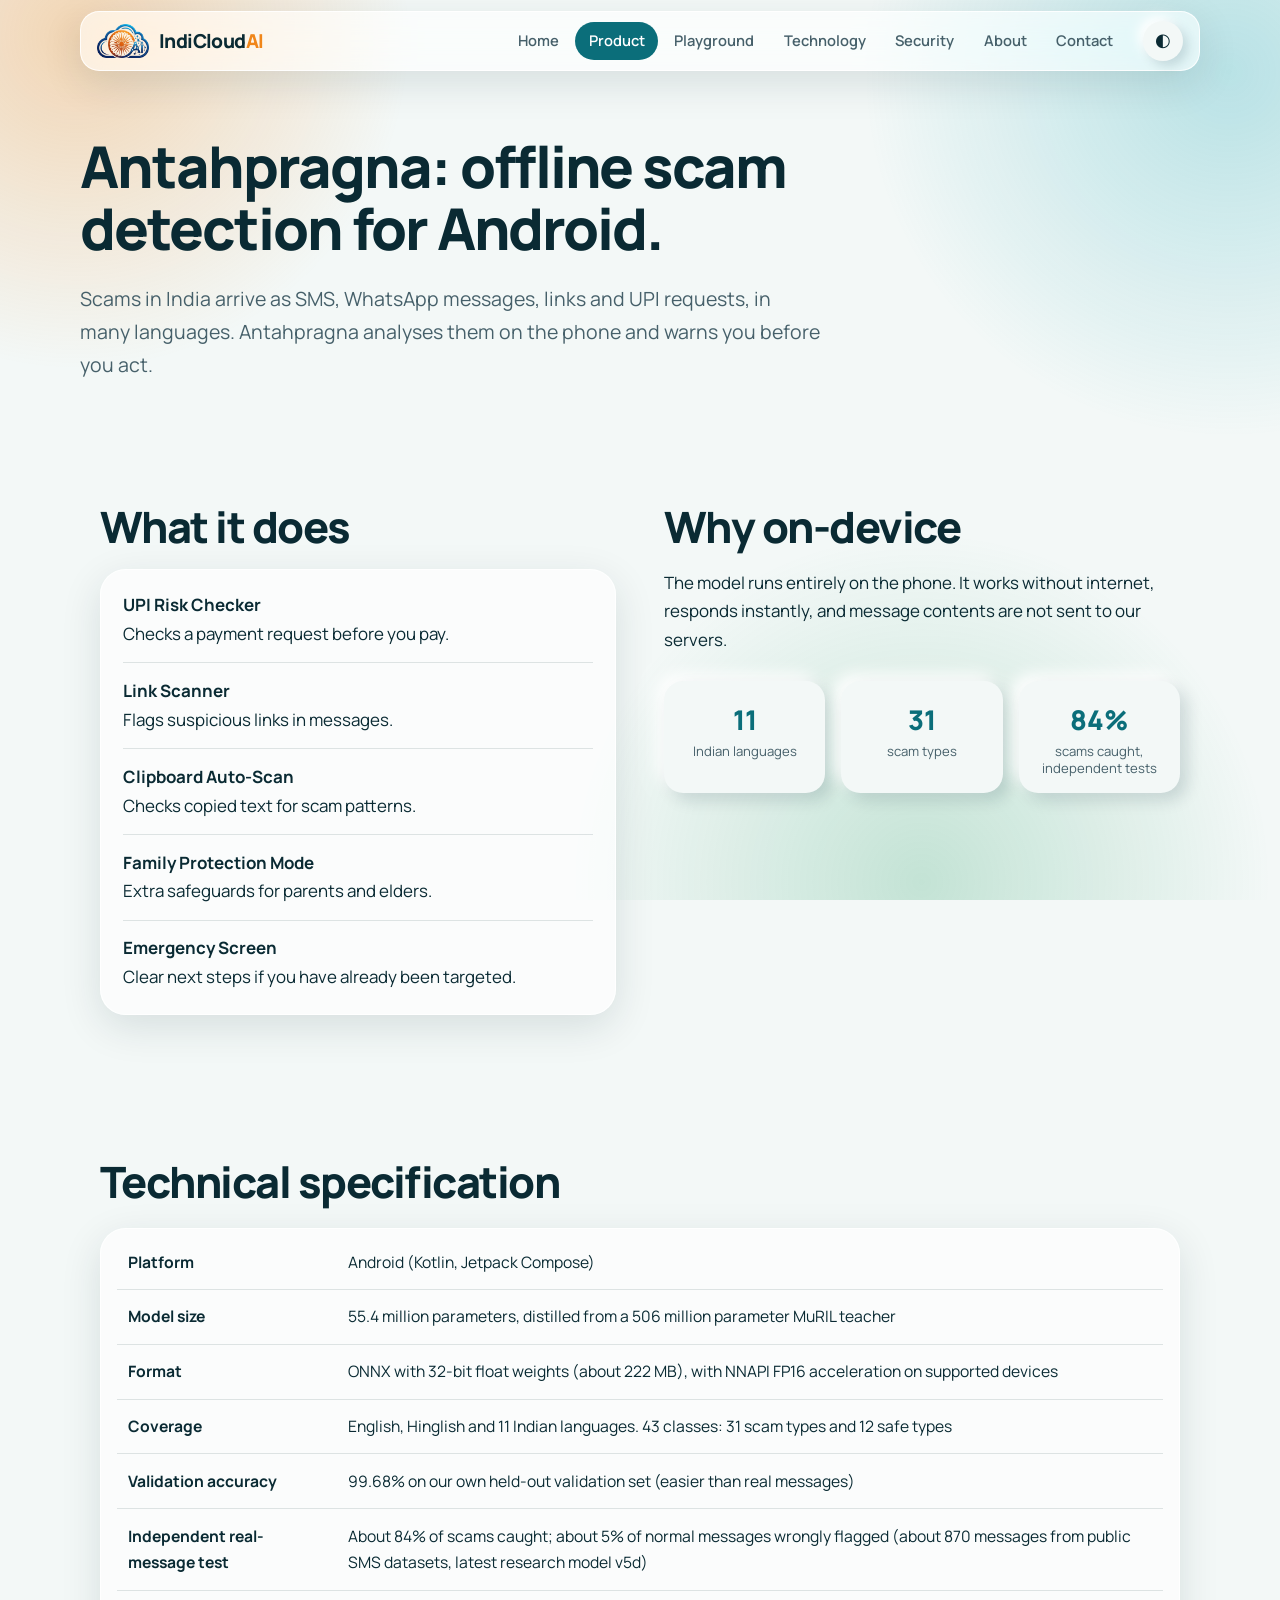
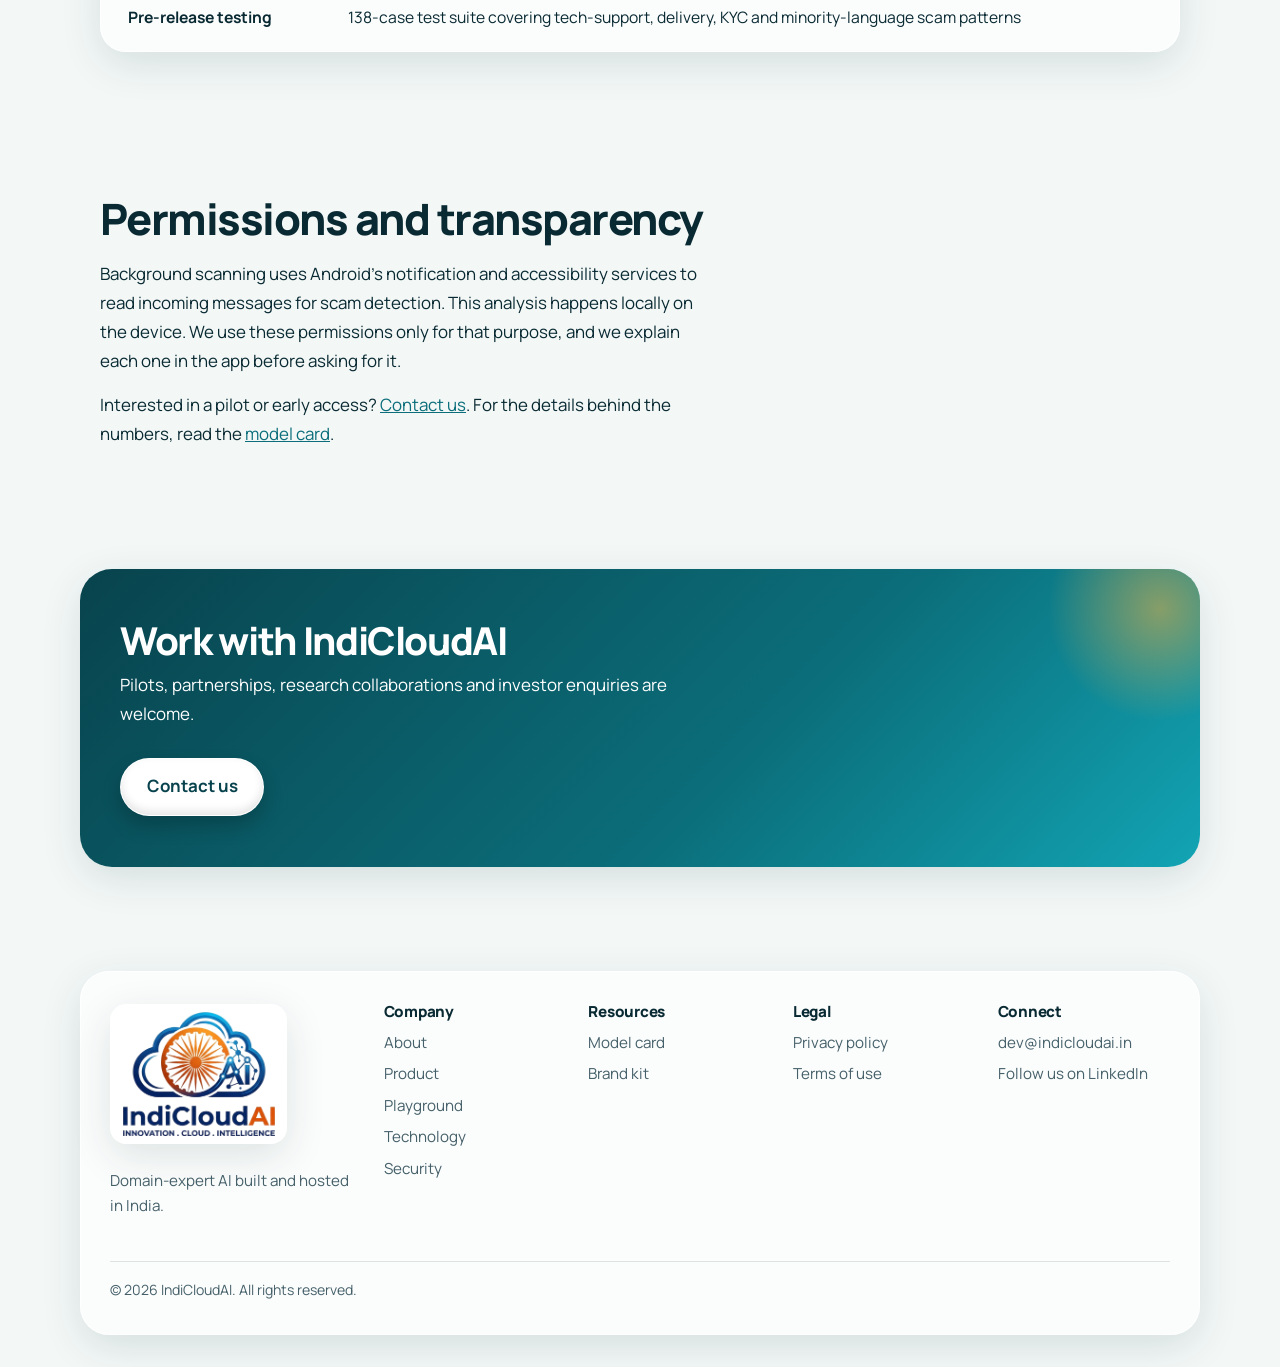
<file: products.html>
<!DOCTYPE html>
<html lang="en">
<head>
<meta charset="utf-8">
<meta name="viewport" content="width=device-width, initial-scale=1">
<title>Antahpragna — Offline scam detection for Android | IndiCloudAI</title>
<meta name="description" content="Antahpragna detects scams in 11 Indian languages on the phone itself, with no internet and no message leaving the device.">
<link rel="canonical" href="https://indicloudai.in/products.html">
<meta property="og:image" content="https://indicloudai.in/og-image.png">
<meta name="twitter:card" content="summary_large_image">
<meta name="theme-color" content="#0b6e7a">
<meta property="og:type" content="website">
<meta property="og:site_name" content="IndiCloudAI">
<meta property="og:title" content="Antahpragna — Offline scam detection for Android | IndiCloudAI">
<meta property="og:description" content="Antahpragna detects scams in 11 Indian languages on the phone itself, with no internet and no message leaving the device.">
<meta property="og:url" content="https://indicloudai.in/products.html">
<link rel="icon" type="image/png" href="favicon.png">
<link rel="apple-touch-icon" href="apple-touch-icon.png">
<link rel="preconnect" href="https://fonts.googleapis.com">
<link rel="preconnect" href="https://fonts.gstatic.com" crossorigin>
<link href="https://fonts.googleapis.com/css2?family=Manrope:wght@400;500;600;700;800&display=swap" rel="stylesheet">
<link rel="stylesheet" href="style.css">
<script>try{var t=localStorage.getItem('theme');if(t)document.documentElement.dataset.theme=t}catch(e){}</script>
<script type="application/ld+json">
{
 "@context": "https://schema.org",
 "@type": "SoftwareApplication",
 "name": "Antahpragna",
 "applicationCategory": "SecurityApplication",
 "operatingSystem": "Android",
 "description": "Offline scam detection for Android that analyses messages on the phone in 11 Indian languages.",
 "publisher": {
  "@type": "Organization",
  "name": "IndiCloudAI",
  "url": "https://indicloudai.in/"
 }
}
</script>
</head>
<body>
<a class="skip" href="#main">Skip to content</a>
<div id="prog" aria-hidden="true"></div>
<header><div class="wrap"><a class="logo" href="index.html"><img class="lm" src="logo-mark.png" alt="" width="53" height="34"><span class="wm">IndiCloud<i>AI</i></span></a><nav aria-label="Main"><a href="index.html">Home</a><a href="products.html" aria-current="page">Product</a><a href="playground.html">Playground</a><a href="technology.html">Technology</a><a href="security.html">Security</a><a href="about.html">About</a><a href="contact.html">Contact</a></nav><button id="theme" class="tbtn" type="button" aria-label="Switch light or dark theme">◐</button></div></header>
<main id="main">
<div class="wrap ph"><h1>Antahpragna: offline scam detection for Android.</h1><p class="lead">Scams in India arrive as SMS, WhatsApp messages, links and UPI requests, in many languages. Antahpragna analyses them on the phone and warns you before you act.</p></div>
<section class="t"><div class="wrap two"><div><h2 class="h">What it does</h2><ul class="feat"><li><strong>UPI Risk Checker</strong>Checks a payment request before you pay.</li><li><strong>Link Scanner</strong>Flags suspicious links in messages.</li><li><strong>Clipboard Auto-Scan</strong>Checks copied text for scam patterns.</li><li><strong>Family Protection Mode</strong>Extra safeguards for parents and elders.</li><li><strong>Emergency Screen</strong>Clear next steps if you have already been targeted.</li></ul></div><div><h2 class="h">Why on-device</h2><p>The model runs entirely on the phone. It works without internet, responds instantly, and message contents are not sent to our servers.</p><div class="stats"><div><strong>11</strong><small>Indian languages</small></div><div><strong>31</strong><small>scam types</small></div><div><strong>84%</strong><small>scams caught, independent tests</small></div></div></div></div></section>
<section><div class="wrap"><h2 class="h">Technical specification</h2>
<div class="scroll"><table><tbody>
<tr><th scope="row">Platform</th><td>Android (Kotlin, Jetpack Compose)</td></tr>
<tr><th scope="row">Model size</th><td>55.4 million parameters, distilled from a 506 million parameter MuRIL teacher</td></tr>
<tr><th scope="row">Format</th><td>ONNX with 32-bit float weights (about 222 MB), with NNAPI FP16 acceleration on supported devices</td></tr>
<tr><th scope="row">Coverage</th><td>English, Hinglish and 11 Indian languages. 43 classes: 31 scam types and 12 safe types</td></tr>
<tr><th scope="row">Validation accuracy</th><td>99.68% on our own held-out validation set (easier than real messages)</td></tr><tr><th scope="row">Independent real-message test</th><td>About 84% of scams caught; about 5% of normal messages wrongly flagged (about 870 messages from public SMS datasets, latest research model v5d)</td></tr>
<tr><th scope="row">Pre-release testing</th><td>138-case test suite covering tech-support, delivery, KYC and minority-language scam patterns</td></tr>
</tbody></table></div></div></section>
<section class="t"><div class="wrap"><h2 class="h">Permissions and transparency</h2>
<p>Background scanning uses Android’s notification and accessibility services to read incoming messages for scam detection. This analysis happens locally on the device. We use these permissions only for that purpose, and we explain each one in the app before asking for it.</p>
<p>Interested in a pilot or early access? <a href="contact.html">Contact us</a>. For the details behind the numbers, read the <a href="model-card.html">model card</a>.</p></div></section>
<section class="band"><div class="wrap"><h2>Work with IndiCloudAI</h2><p>Pilots, partnerships, research collaborations and investor enquiries are welcome.</p><div class="btns"><a class="btn" href="contact.html">Contact us</a></div></div></section>
</main>
<footer><div class="wrap">
<div class="fg">
<div><a class="ft-logo" href="index.html"><img src="logo.png" alt="IndiCloudAI: Innovation, Cloud, Intelligence" width="152" height="124"></a><p>Domain-expert AI built and hosted in India.</p></div>
<div><h3>Company</h3><a href="about.html">About</a><a href="products.html">Product</a><a href="playground.html">Playground</a><a href="technology.html">Technology</a><a href="security.html">Security</a></div>
<div><h3>Resources</h3><a href="model-card.html">Model card</a><a href="brand.html">Brand kit</a></div>
<div><h3>Legal</h3><a href="privacy.html">Privacy policy</a><a href="terms.html">Terms of use</a></div>
<div><h3>Connect</h3><a href="mailto:dev@indicloudai.in">dev@indicloudai.in</a><a href="https://www.linkedin.com/company/indicloudai/" rel="noopener" target="_blank">Follow us on LinkedIn</a><span class="addr" data-addr hidden></span></div>
</div>
<div class="fb">© <span id="y">2026</span> IndiCloudAI. All rights reserved.</div>
</div></footer>
<script>document.getElementById('y').textContent=new Date().getFullYear()</script>
<button id="totop" class="totop" type="button" aria-label="Back to top">↑</button>
<div id="toast" role="status" aria-live="polite"></div>
<script src="config.js"></script><script src="site.js" defer></script>
</body>
</html>
</file>
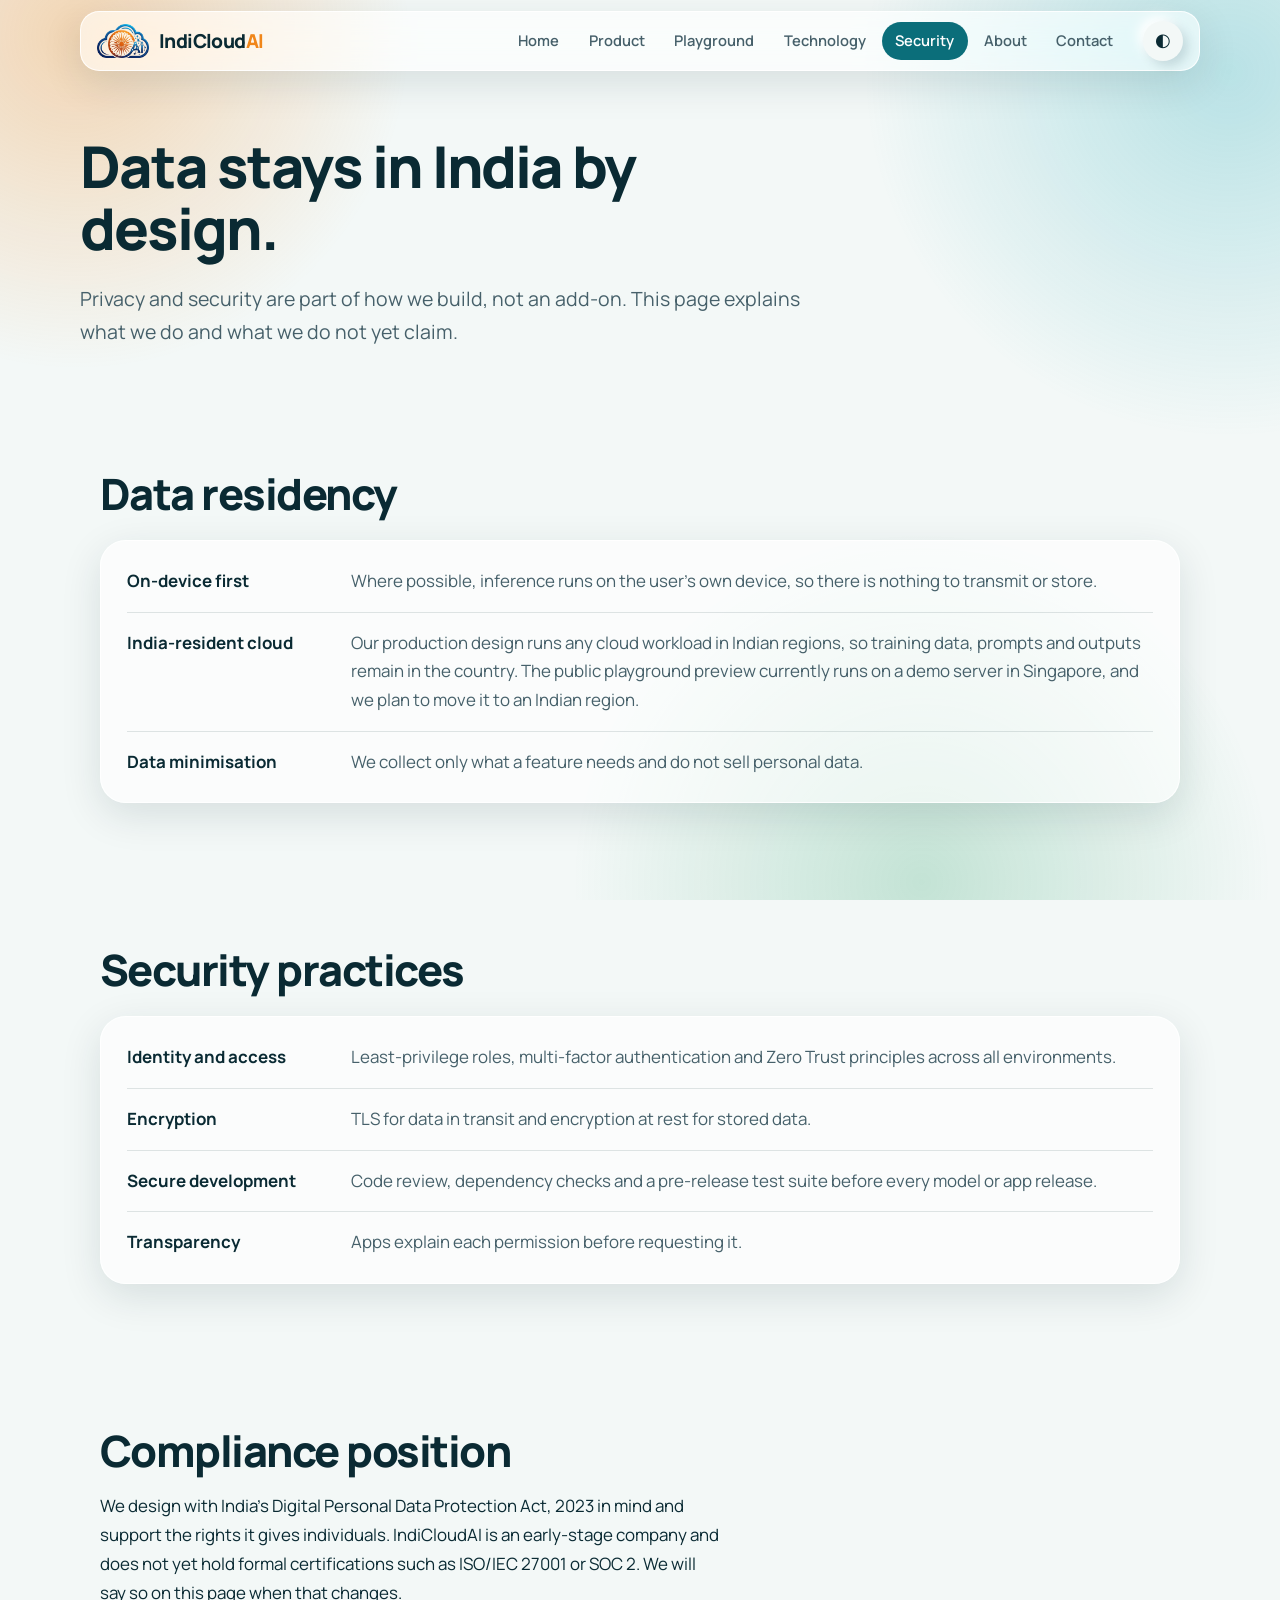
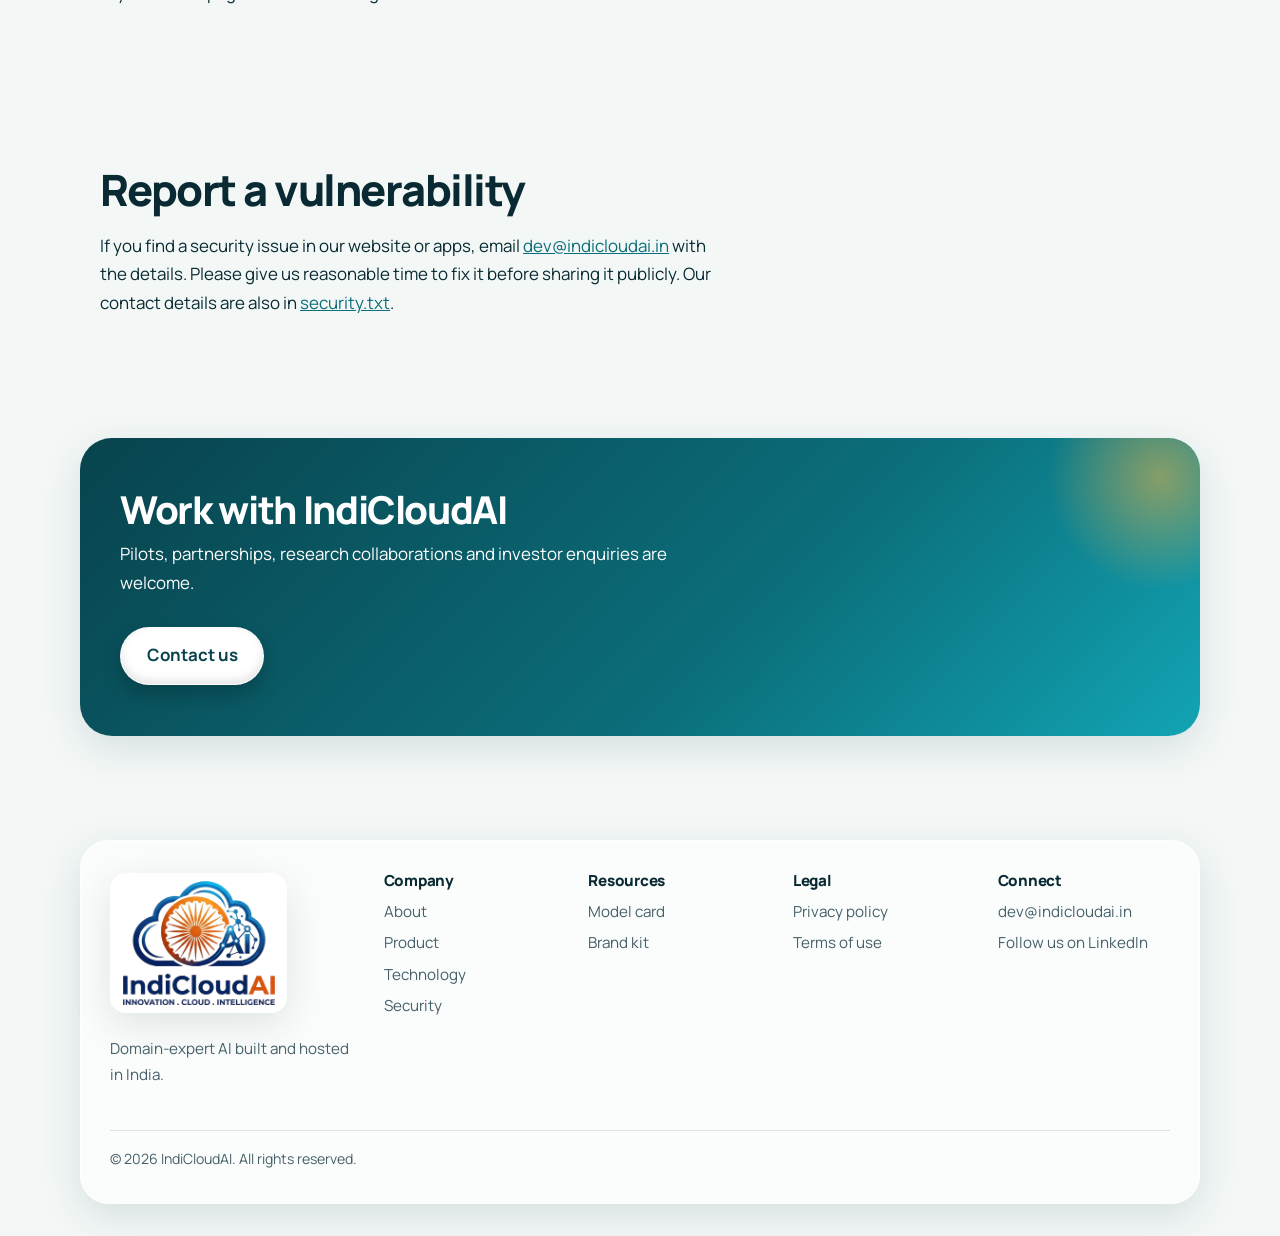
<file: security.html>
<!DOCTYPE html>
<html lang="en">
<head>
<meta charset="utf-8">
<meta name="viewport" content="width=device-width, initial-scale=1">
<title>Data residency and security | IndiCloudAI</title>
<meta name="description" content="How IndiCloudAI keeps data in India and approaches security, privacy and compliance.">
<link rel="canonical" href="https://indicloudai.in/security.html">
<meta property="og:image" content="https://indicloudai.in/og-image.png">
<meta name="twitter:card" content="summary_large_image">
<meta name="theme-color" content="#0b6e7a">
<meta property="og:type" content="website">
<meta property="og:site_name" content="IndiCloudAI">
<meta property="og:title" content="Data residency and security | IndiCloudAI">
<meta property="og:description" content="How IndiCloudAI keeps data in India and approaches security, privacy and compliance.">
<meta property="og:url" content="https://indicloudai.in/security.html">
<link rel="icon" type="image/png" href="favicon.png">
<link rel="apple-touch-icon" href="apple-touch-icon.png">
<link rel="preconnect" href="https://fonts.googleapis.com">
<link rel="preconnect" href="https://fonts.gstatic.com" crossorigin>
<link href="https://fonts.googleapis.com/css2?family=Manrope:wght@400;500;600;700;800&display=swap" rel="stylesheet">
<link rel="stylesheet" href="style.css">
<script>try{var t=localStorage.getItem('theme');if(t)document.documentElement.dataset.theme=t}catch(e){}</script>
</head>
<body>
<a class="skip" href="#main">Skip to content</a>
<div id="prog" aria-hidden="true"></div>
<header><div class="wrap"><a class="logo" href="index.html"><img class="lm" src="logo-mark.png" alt="" width="53" height="34"><span class="wm">IndiCloud<i>AI</i></span></a><nav aria-label="Main"><a href="index.html">Home</a><a href="products.html">Product</a><a href="playground.html">Playground</a><a href="technology.html">Technology</a><a href="security.html" aria-current="page">Security</a><a href="about.html">About</a><a href="contact.html">Contact</a></nav><button id="theme" class="tbtn" type="button" aria-label="Switch light or dark theme">◐</button></div></header>
<main id="main">
<div class="wrap ph"><h1>Data stays in India by design.</h1><p class="lead">Privacy and security are part of how we build, not an add-on. This page explains what we do and what we do not yet claim.</p></div>
<section class="t"><div class="wrap"><h2 class="h">Data residency</h2>
<dl><dt>On-device first</dt><dd>Where possible, inference runs on the user’s own device, so there is nothing to transmit or store.</dd>
<dt>India-resident cloud</dt><dd>Our production design runs any cloud workload in Indian regions, so training data, prompts and outputs remain in the country. The public playground preview currently runs on a demo server in Singapore, and we plan to move it to an Indian region.</dd>
<dt>Data minimisation</dt><dd>We collect only what a feature needs and do not sell personal data.</dd></dl></div></section>
<section><div class="wrap"><h2 class="h">Security practices</h2>
<dl><dt>Identity and access</dt><dd>Least-privilege roles, multi-factor authentication and Zero Trust principles across all environments.</dd>
<dt>Encryption</dt><dd>TLS for data in transit and encryption at rest for stored data.</dd>
<dt>Secure development</dt><dd>Code review, dependency checks and a pre-release test suite before every model or app release.</dd>
<dt>Transparency</dt><dd>Apps explain each permission before requesting it.</dd></dl></div></section>
<section class="t"><div class="wrap"><h2 class="h">Compliance position</h2>
<p>We design with India’s Digital Personal Data Protection Act, 2023 in mind and support the rights it gives individuals. IndiCloudAI is an early-stage company and does not yet hold formal certifications such as ISO/IEC 27001 or SOC 2. We will say so on this page when that changes.</p></div></section>
<section><div class="wrap"><h2 class="h">Report a vulnerability</h2>
<p>If you find a security issue in our website or apps, email <a href="mailto:dev@indicloudai.in">dev@indicloudai.in</a> with the details. Please give us reasonable time to fix it before sharing it publicly. Our contact details are also in <a href="/.well-known/security.txt">security.txt</a>.</p></div></section>
<section class="band"><div class="wrap"><h2>Work with IndiCloudAI</h2><p>Pilots, partnerships, research collaborations and investor enquiries are welcome.</p><div class="btns"><a class="btn" href="contact.html">Contact us</a></div></div></section>
</main>
<footer><div class="wrap">
<div class="fg">
<div><a class="ft-logo" href="index.html"><img src="logo.png" alt="IndiCloudAI: Innovation, Cloud, Intelligence" width="152" height="124"></a><p>Domain-expert AI built and hosted in India.</p></div>
<div><h3>Company</h3><a href="about.html">About</a><a href="products.html">Product</a><a href="technology.html">Technology</a><a href="security.html">Security</a></div>
<div><h3>Resources</h3><a href="model-card.html">Model card</a><a href="brand.html">Brand kit</a></div>
<div><h3>Legal</h3><a href="privacy.html">Privacy policy</a><a href="terms.html">Terms of use</a></div>
<div><h3>Connect</h3><a href="mailto:dev@indicloudai.in">dev@indicloudai.in</a><a href="https://www.linkedin.com/company/indicloudai/" rel="noopener" target="_blank">Follow us on LinkedIn</a><span class="addr" data-addr hidden></span></div>
</div>
<div class="fb">© <span id="y">2026</span> IndiCloudAI. All rights reserved.</div>
</div></footer>
<script>document.getElementById('y').textContent=new Date().getFullYear()</script>
<button id="totop" class="totop" type="button" aria-label="Back to top">↑</button>
<div id="toast" role="status" aria-live="polite"></div>
<script src="config.js"></script><script src="site.js" defer></script>
</body>
</html>
</file>
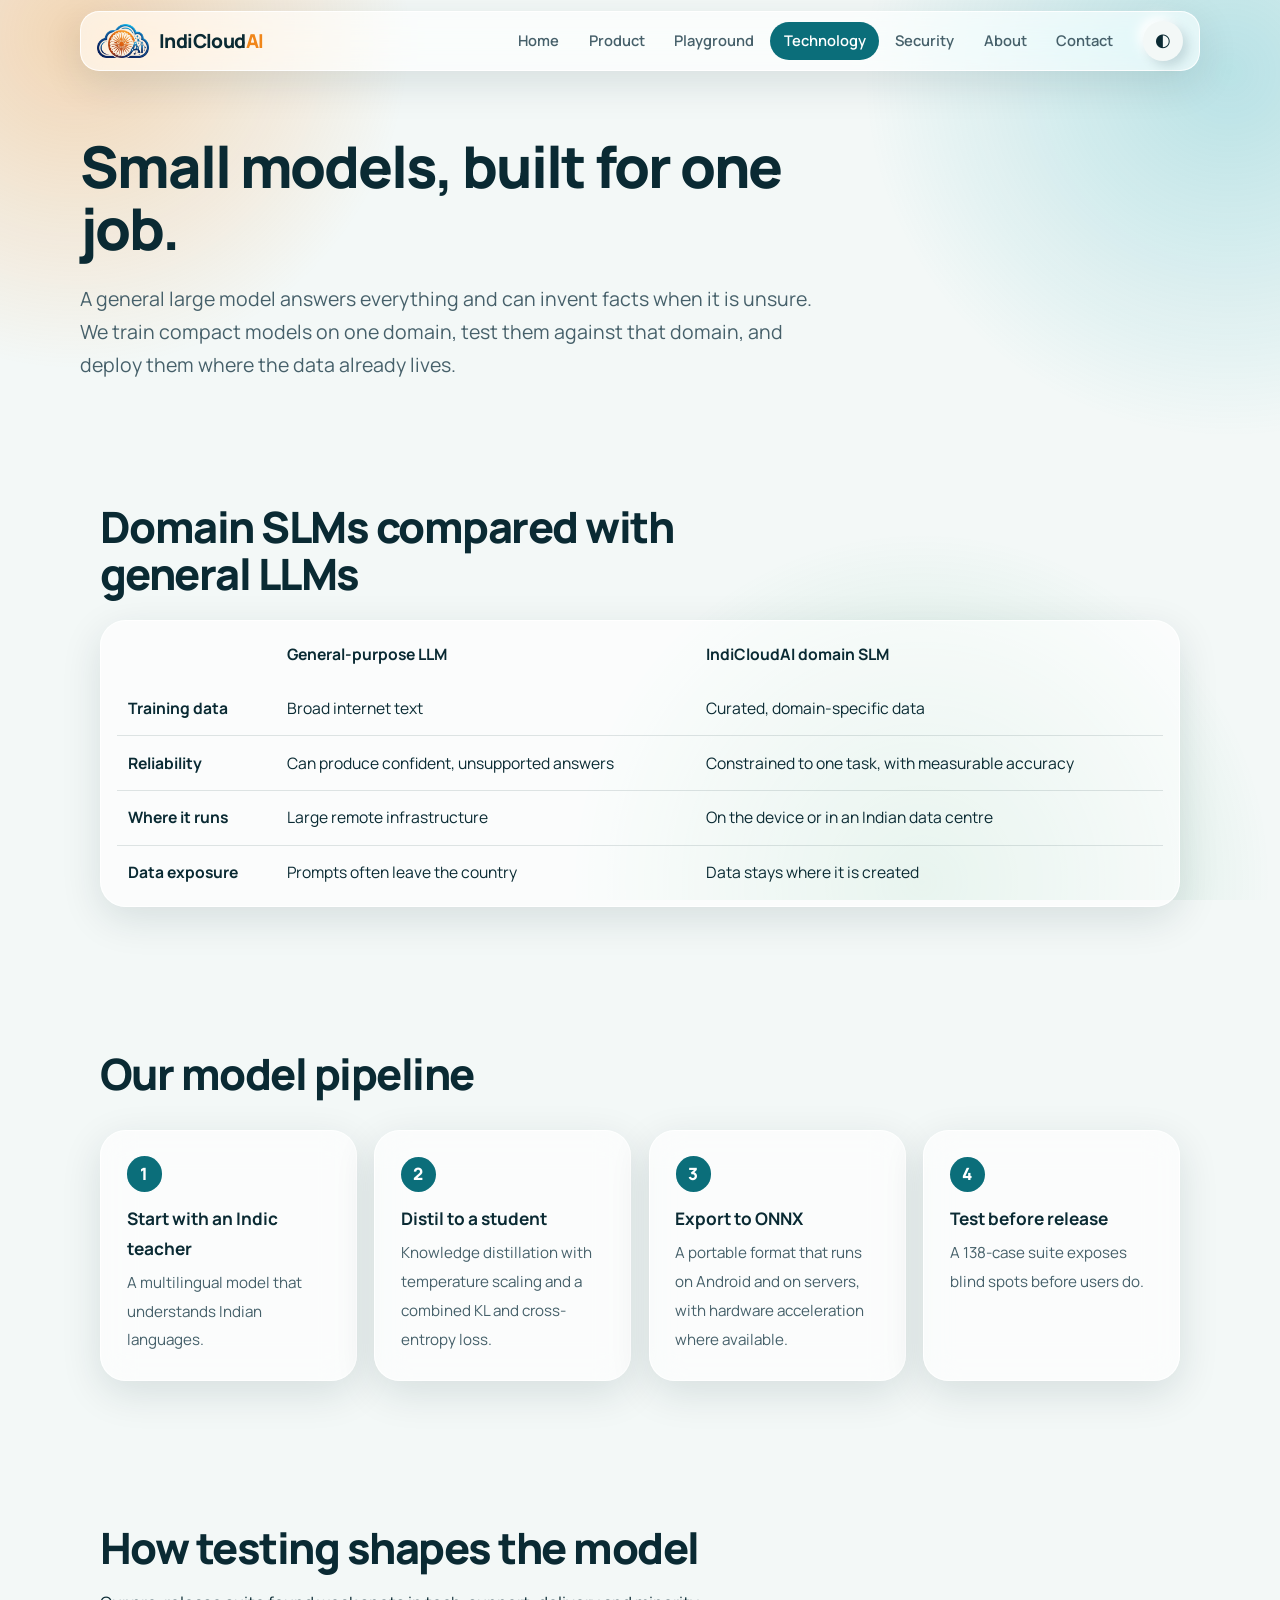
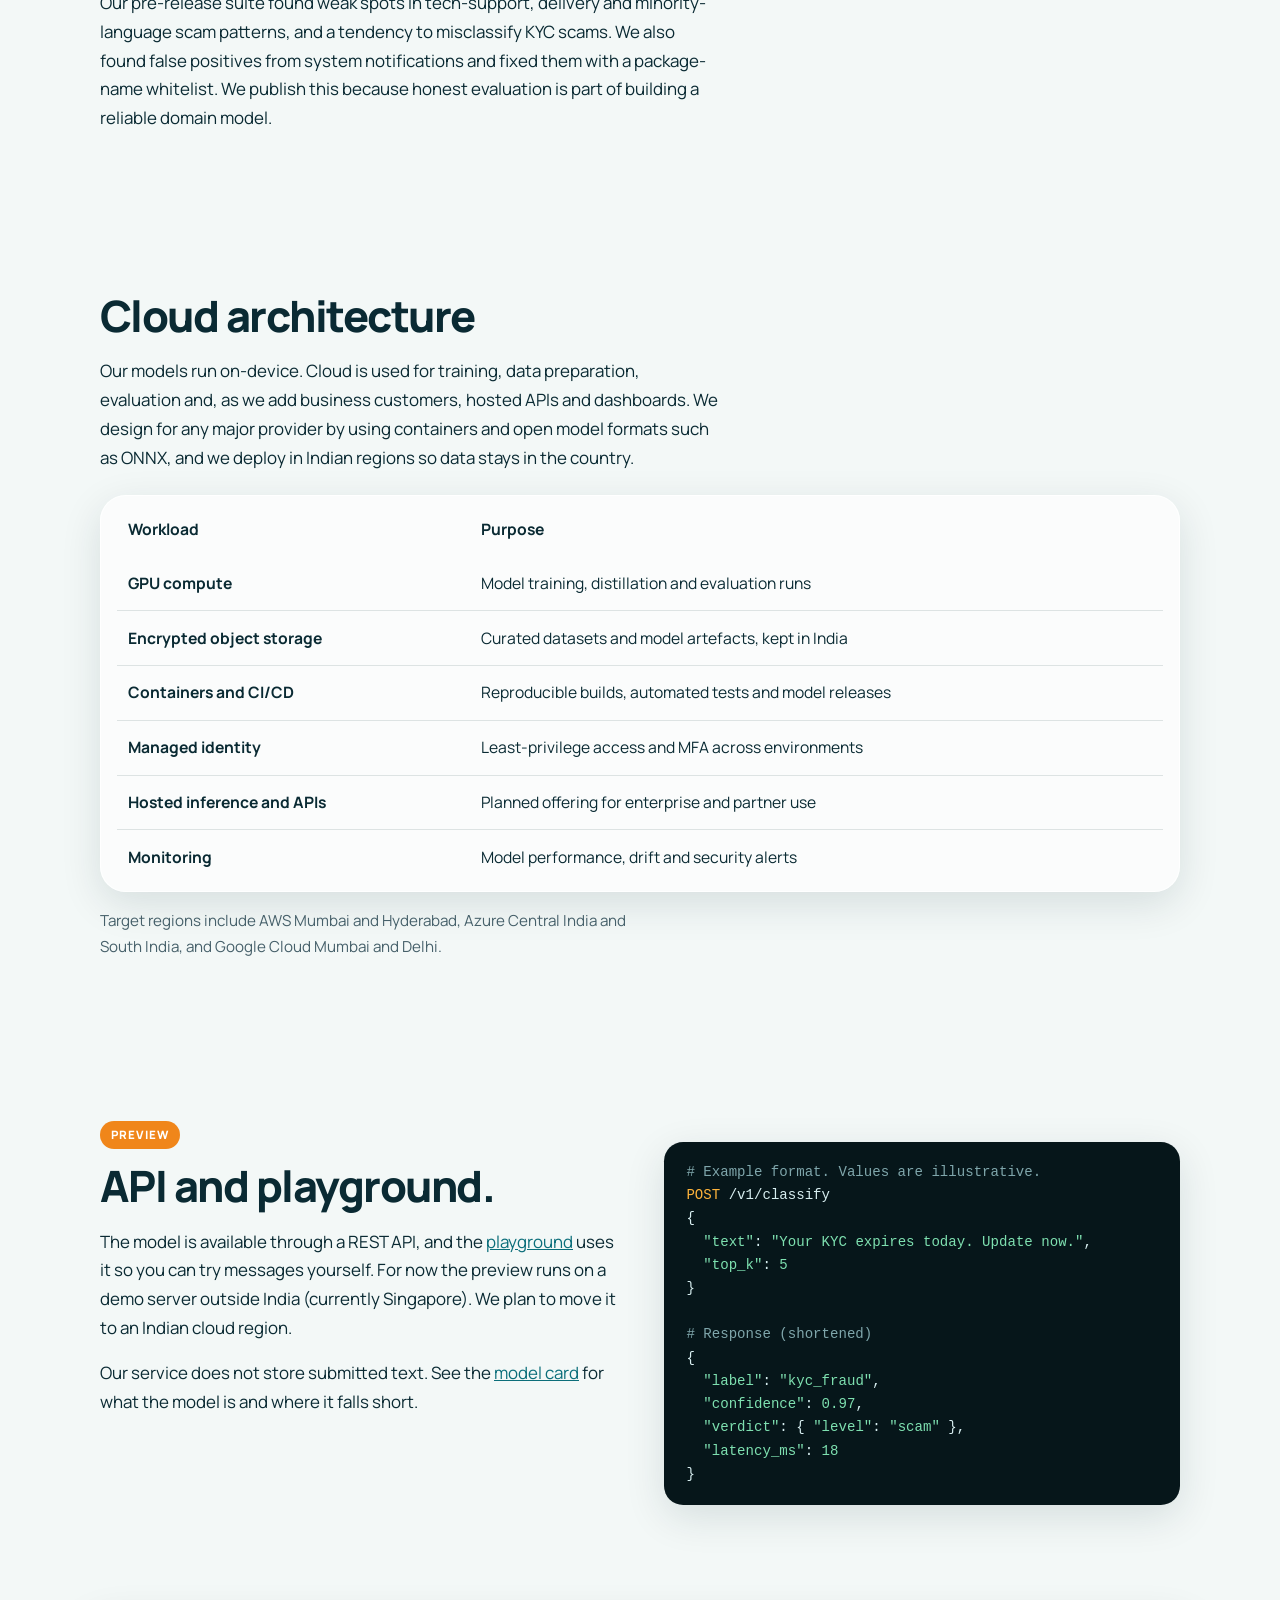
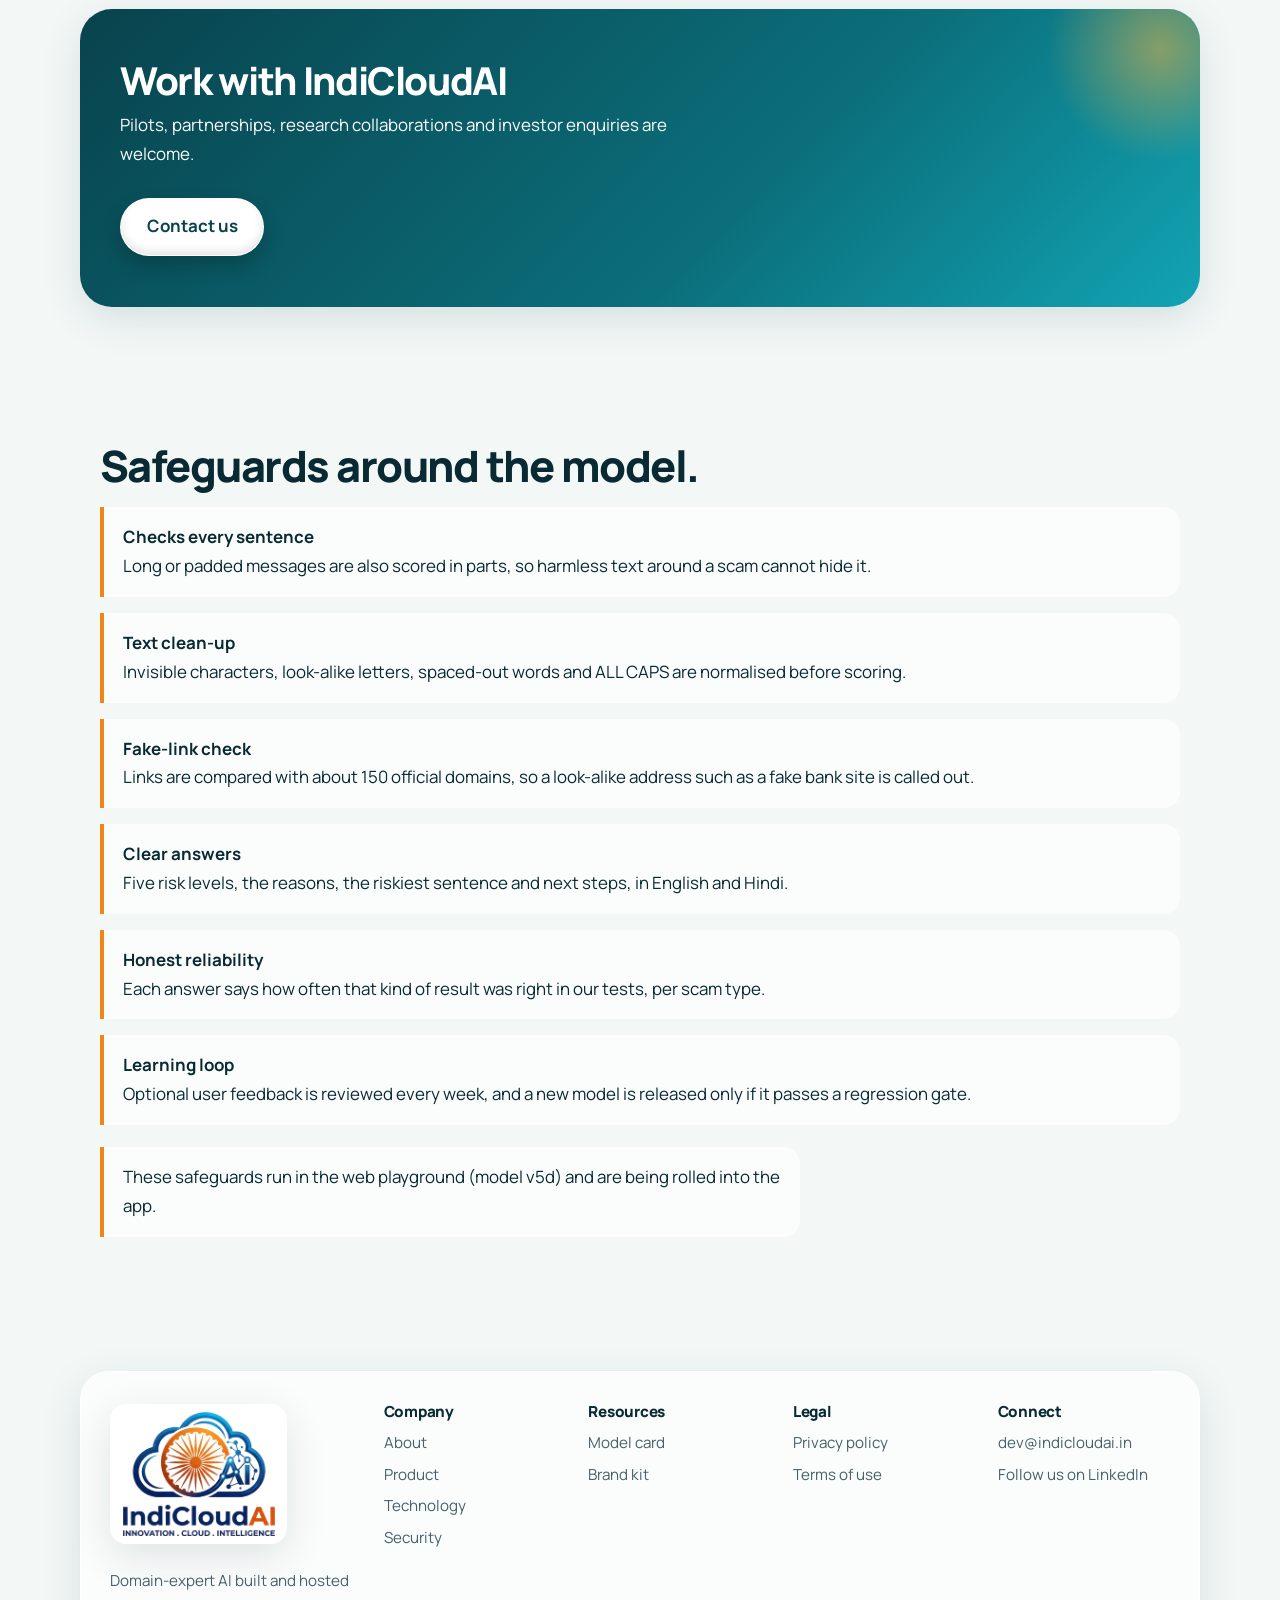
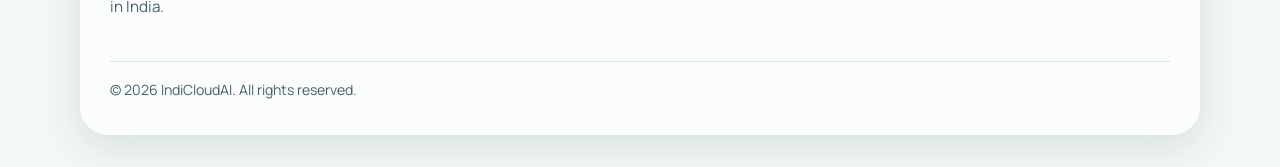
<file: technology.html>
<!DOCTYPE html>
<html lang="en">
<head>
<meta charset="utf-8">
<meta name="viewport" content="width=device-width, initial-scale=1">
<title>Technology — Domain-expert small language models | IndiCloudAI</title>
<meta name="description" content="How IndiCloudAI builds, tests and deploys compact domain language models on-device and in Indian cloud regions.">
<link rel="canonical" href="https://indicloudai.in/technology.html">
<meta property="og:image" content="https://indicloudai.in/og-image.png">
<meta name="twitter:card" content="summary_large_image">
<meta name="theme-color" content="#0b6e7a">
<meta property="og:type" content="website">
<meta property="og:site_name" content="IndiCloudAI">
<meta property="og:title" content="Technology — Domain-expert small language models | IndiCloudAI">
<meta property="og:description" content="How IndiCloudAI builds, tests and deploys compact domain language models on-device and in Indian cloud regions.">
<meta property="og:url" content="https://indicloudai.in/technology.html">
<link rel="icon" type="image/png" href="favicon.png">
<link rel="apple-touch-icon" href="apple-touch-icon.png">
<link rel="preconnect" href="https://fonts.googleapis.com">
<link rel="preconnect" href="https://fonts.gstatic.com" crossorigin>
<link href="https://fonts.googleapis.com/css2?family=Manrope:wght@400;500;600;700;800&display=swap" rel="stylesheet">
<link rel="stylesheet" href="style.css">
<script>try{var t=localStorage.getItem('theme');if(t)document.documentElement.dataset.theme=t}catch(e){}</script>
</head>
<body>
<a class="skip" href="#main">Skip to content</a>
<div id="prog" aria-hidden="true"></div>
<header><div class="wrap"><a class="logo" href="index.html"><img class="lm" src="logo-mark.png" alt="" width="53" height="34"><span class="wm">IndiCloud<i>AI</i></span></a><nav aria-label="Main"><a href="index.html">Home</a><a href="products.html">Product</a><a href="playground.html">Playground</a><a href="technology.html" aria-current="page">Technology</a><a href="security.html">Security</a><a href="about.html">About</a><a href="contact.html">Contact</a></nav><button id="theme" class="tbtn" type="button" aria-label="Switch light or dark theme">◐</button></div></header>
<main id="main">
<div class="wrap ph"><h1>Small models, built for one job.</h1><p class="lead">A general large model answers everything and can invent facts when it is unsure. We train compact models on one domain, test them against that domain, and deploy them where the data already lives.</p></div>
<section class="t"><div class="wrap"><h2 class="h">Domain SLMs compared with general LLMs</h2>
<div class="scroll"><table><thead><tr><th></th><th scope="col">General-purpose LLM</th><th scope="col">IndiCloudAI domain SLM</th></tr></thead><tbody>
<tr><th scope="row">Training data</th><td>Broad internet text</td><td>Curated, domain-specific data</td></tr>
<tr><th scope="row">Reliability</th><td>Can produce confident, unsupported answers</td><td>Constrained to one task, with measurable accuracy</td></tr>
<tr><th scope="row">Where it runs</th><td>Large remote infrastructure</td><td>On the device or in an Indian data centre</td></tr>
<tr><th scope="row">Data exposure</th><td>Prompts often leave the country</td><td>Data stays where it is created</td></tr></tbody></table></div></div></section>
<section><div class="wrap"><h2 class="h">Our model pipeline</h2>
<ol class="steps"><li><strong>Start with an Indic teacher</strong><span>A multilingual model that understands Indian languages.</span></li>
<li><strong>Distil to a student</strong><span>Knowledge distillation with temperature scaling and a combined KL and cross-entropy loss.</span></li>
<li><strong>Export to ONNX</strong><span>A portable format that runs on Android and on servers, with hardware acceleration where available.</span></li>
<li><strong>Test before release</strong><span>A 138-case suite exposes blind spots before users do.</span></li></ol></div></section>
<section class="t"><div class="wrap"><h2 class="h">How testing shapes the model</h2>
<p>Our pre-release suite found weak spots in tech-support, delivery and minority-language scam patterns, and a tendency to misclassify KYC scams. We also found false positives from system notifications and fixed them with a package-name whitelist. We publish this because honest evaluation is part of building a reliable domain model.</p></div></section>
<section><div class="wrap"><h2 class="h">Cloud architecture</h2>
<p>Our models run on-device. Cloud is used for training, data preparation, evaluation and, as we add business customers, hosted APIs and dashboards. We design for any major provider by using containers and open model formats such as ONNX, and we deploy in Indian regions so data stays in the country.</p>
<div class="scroll"><table><thead><tr><th scope="col">Workload</th><th scope="col">Purpose</th></tr></thead><tbody>
<tr><th scope="row">GPU compute</th><td>Model training, distillation and evaluation runs</td></tr>
<tr><th scope="row">Encrypted object storage</th><td>Curated datasets and model artefacts, kept in India</td></tr>
<tr><th scope="row">Containers and CI/CD</th><td>Reproducible builds, automated tests and model releases</td></tr>
<tr><th scope="row">Managed identity</th><td>Least-privilege access and MFA across environments</td></tr>
<tr><th scope="row">Hosted inference and APIs</th><td>Planned offering for enterprise and partner use</td></tr>
<tr><th scope="row">Monitoring</th><td>Model performance, drift and security alerts</td></tr></tbody></table></div>
<p class="m" style="margin-top:1rem">Target regions include AWS Mumbai and Hyderabad, Azure Central India and South India, and Google Cloud Mumbai and Delhi.</p></div></section>
<section><div class="wrap two"><div><span class="st next">Preview</span><h2 class="h">API and playground.</h2>
<p>The model is available through a REST API, and the <a href="playground.html">playground</a> uses it so you can try messages yourself. For now the preview runs on a demo server outside India (currently Singapore). We plan to move it to an Indian cloud region.</p>
<p>Our service does not store submitted text. See the <a href="model-card.html">model card</a> for what the model is and where it falls short.</p></div>
<div><pre class="code" aria-label="Example API request and response"><span class="c"># Example format. Values are illustrative.</span>
<span class="k">POST</span> /v1/classify
{
  <span class="s">"text"</span>: <span class="s">"Your KYC expires today. Update now."</span>,
  <span class="s">"top_k"</span>: <span class="s">5</span>
}

<span class="c"># Response (shortened)</span>
{
  <span class="s">"label"</span>: <span class="s">"kyc_fraud"</span>,
  <span class="s">"confidence"</span>: <span class="s">0.97</span>,
  <span class="s">"verdict"</span>: { <span class="s">"level"</span>: <span class="s">"scam"</span> },
  <span class="s">"latency_ms"</span>: <span class="s">18</span>
}</pre></div></div></section>
<section class="band"><div class="wrap"><h2>Work with IndiCloudAI</h2><p>Pilots, partnerships, research collaborations and investor enquiries are welcome.</p><div class="btns"><a class="btn" href="contact.html">Contact us</a></div></div></section>
<section><div class="wrap"><h2 class="h">Safeguards around the model.</h2><ul class="prin">
<li><strong>Checks every sentence</strong>Long or padded messages are also scored in parts, so harmless text around a scam cannot hide it.</li>
<li><strong>Text clean-up</strong>Invisible characters, look-alike letters, spaced-out words and ALL CAPS are normalised before scoring.</li>
<li><strong>Fake-link check</strong>Links are compared with about 150 official domains, so a look-alike address such as a fake bank site is called out.</li>
<li><strong>Clear answers</strong>Five risk levels, the reasons, the riskiest sentence and next steps, in English and Hindi.</li>
<li><strong>Honest reliability</strong>Each answer says how often that kind of result was right in our tests, per scam type.</li>
<li><strong>Learning loop</strong>Optional user feedback is reviewed every week, and a new model is released only if it passes a regression gate.</li></ul>
<p class="note">These safeguards run in the web playground (model v5d) and are being rolled into the app.</p></div></section>
</main>
<footer><div class="wrap">
<div class="fg">
<div><a class="ft-logo" href="index.html"><img src="logo.png" alt="IndiCloudAI: Innovation, Cloud, Intelligence" width="152" height="124"></a><p>Domain-expert AI built and hosted in India.</p></div>
<div><h3>Company</h3><a href="about.html">About</a><a href="products.html">Product</a><a href="technology.html">Technology</a><a href="security.html">Security</a></div>
<div><h3>Resources</h3><a href="model-card.html">Model card</a><a href="brand.html">Brand kit</a></div>
<div><h3>Legal</h3><a href="privacy.html">Privacy policy</a><a href="terms.html">Terms of use</a></div>
<div><h3>Connect</h3><a href="mailto:dev@indicloudai.in">dev@indicloudai.in</a><a href="https://www.linkedin.com/company/indicloudai/" rel="noopener" target="_blank">Follow us on LinkedIn</a><span class="addr" data-addr hidden></span></div>
</div>
<div class="fb">© <span id="y">2026</span> IndiCloudAI. All rights reserved.</div>
</div></footer>
<script>document.getElementById('y').textContent=new Date().getFullYear()</script>
<button id="totop" class="totop" type="button" aria-label="Back to top">↑</button>
<div id="toast" role="status" aria-live="polite"></div>
<script src="config.js"></script><script src="site.js" defer></script>
</body>
</html>
</file>
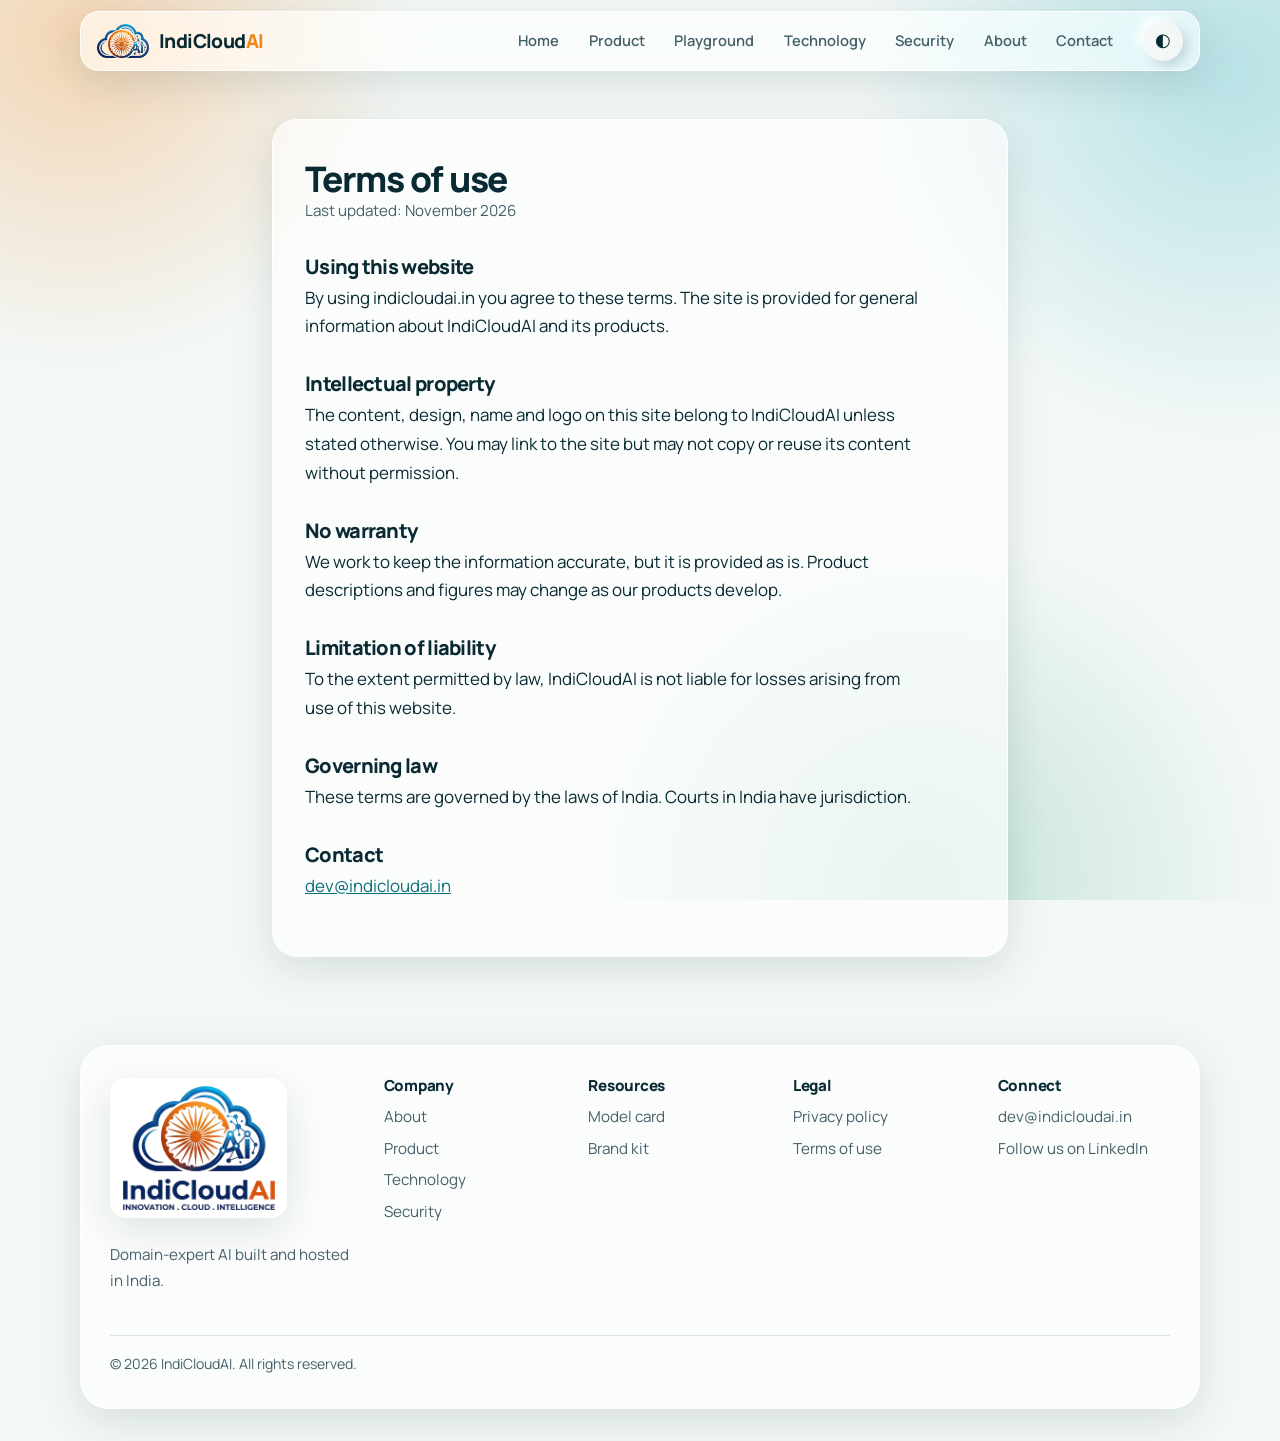
<file: terms.html>
<!DOCTYPE html>
<html lang="en">
<head>
<meta charset="utf-8">
<meta name="viewport" content="width=device-width, initial-scale=1">
<title>Terms of use | IndiCloudAI</title>
<meta name="description" content="Terms of use for indicloudai.in.">
<link rel="canonical" href="https://indicloudai.in/terms.html">
<meta property="og:image" content="https://indicloudai.in/og-image.png">
<meta name="twitter:card" content="summary_large_image">
<meta name="theme-color" content="#0b6e7a">
<meta property="og:type" content="website">
<meta property="og:site_name" content="IndiCloudAI">
<meta property="og:title" content="Terms of use | IndiCloudAI">
<meta property="og:description" content="Terms of use for indicloudai.in.">
<meta property="og:url" content="https://indicloudai.in/terms.html">
<link rel="icon" type="image/png" href="favicon.png">
<link rel="apple-touch-icon" href="apple-touch-icon.png">
<link rel="preconnect" href="https://fonts.googleapis.com">
<link rel="preconnect" href="https://fonts.gstatic.com" crossorigin>
<link href="https://fonts.googleapis.com/css2?family=Manrope:wght@400;500;600;700;800&display=swap" rel="stylesheet">
<link rel="stylesheet" href="style.css">
<script>try{var t=localStorage.getItem('theme');if(t)document.documentElement.dataset.theme=t}catch(e){}</script>
</head>
<body>
<a class="skip" href="#main">Skip to content</a>
<div id="prog" aria-hidden="true"></div>
<header><div class="wrap"><a class="logo" href="index.html"><img class="lm" src="logo-mark.png" alt="" width="53" height="34"><span class="wm">IndiCloud<i>AI</i></span></a><nav aria-label="Main"><a href="index.html">Home</a><a href="products.html">Product</a><a href="playground.html">Playground</a><a href="technology.html">Technology</a><a href="security.html">Security</a><a href="about.html">About</a><a href="contact.html">Contact</a></nav><button id="theme" class="tbtn" type="button" aria-label="Switch light or dark theme">◐</button></div></header>
<main id="main">
<div class="wrap doc ph"><h1>Terms of use</h1><p class="m">Last updated: November 2026</p>
<h2>Using this website</h2><p>By using indicloudai.in you agree to these terms. The site is provided for general information about IndiCloudAI and its products.</p>
<h2>Intellectual property</h2><p>The content, design, name and logo on this site belong to IndiCloudAI unless stated otherwise. You may link to the site but may not copy or reuse its content without permission.</p>
<h2>No warranty</h2><p>We work to keep the information accurate, but it is provided as is. Product descriptions and figures may change as our products develop.</p>
<h2>Limitation of liability</h2><p>To the extent permitted by law, IndiCloudAI is not liable for losses arising from use of this website.</p>
<h2>Governing law</h2><p>These terms are governed by the laws of India. Courts in India have jurisdiction.</p>
<h2>Contact</h2><p><a href="mailto:dev@indicloudai.in">dev@indicloudai.in</a></p></div>
</main>
<footer><div class="wrap">
<div class="fg">
<div><a class="ft-logo" href="index.html"><img src="logo.png" alt="IndiCloudAI: Innovation, Cloud, Intelligence" width="152" height="124"></a><p>Domain-expert AI built and hosted in India.</p></div>
<div><h3>Company</h3><a href="about.html">About</a><a href="products.html">Product</a><a href="technology.html">Technology</a><a href="security.html">Security</a></div>
<div><h3>Resources</h3><a href="model-card.html">Model card</a><a href="brand.html">Brand kit</a></div>
<div><h3>Legal</h3><a href="privacy.html">Privacy policy</a><a href="terms.html">Terms of use</a></div>
<div><h3>Connect</h3><a href="mailto:dev@indicloudai.in">dev@indicloudai.in</a><a href="https://www.linkedin.com/company/indicloudai/" rel="noopener" target="_blank">Follow us on LinkedIn</a><span class="addr" data-addr hidden></span></div>
</div>
<div class="fb">© <span id="y">2026</span> IndiCloudAI. All rights reserved.</div>
</div></footer>
<script>document.getElementById('y').textContent=new Date().getFullYear()</script>
<button id="totop" class="totop" type="button" aria-label="Back to top">↑</button>
<div id="toast" role="status" aria-live="polite"></div>
<script src="config.js"></script><script src="site.js" defer></script>
</body>
</html>
</file>
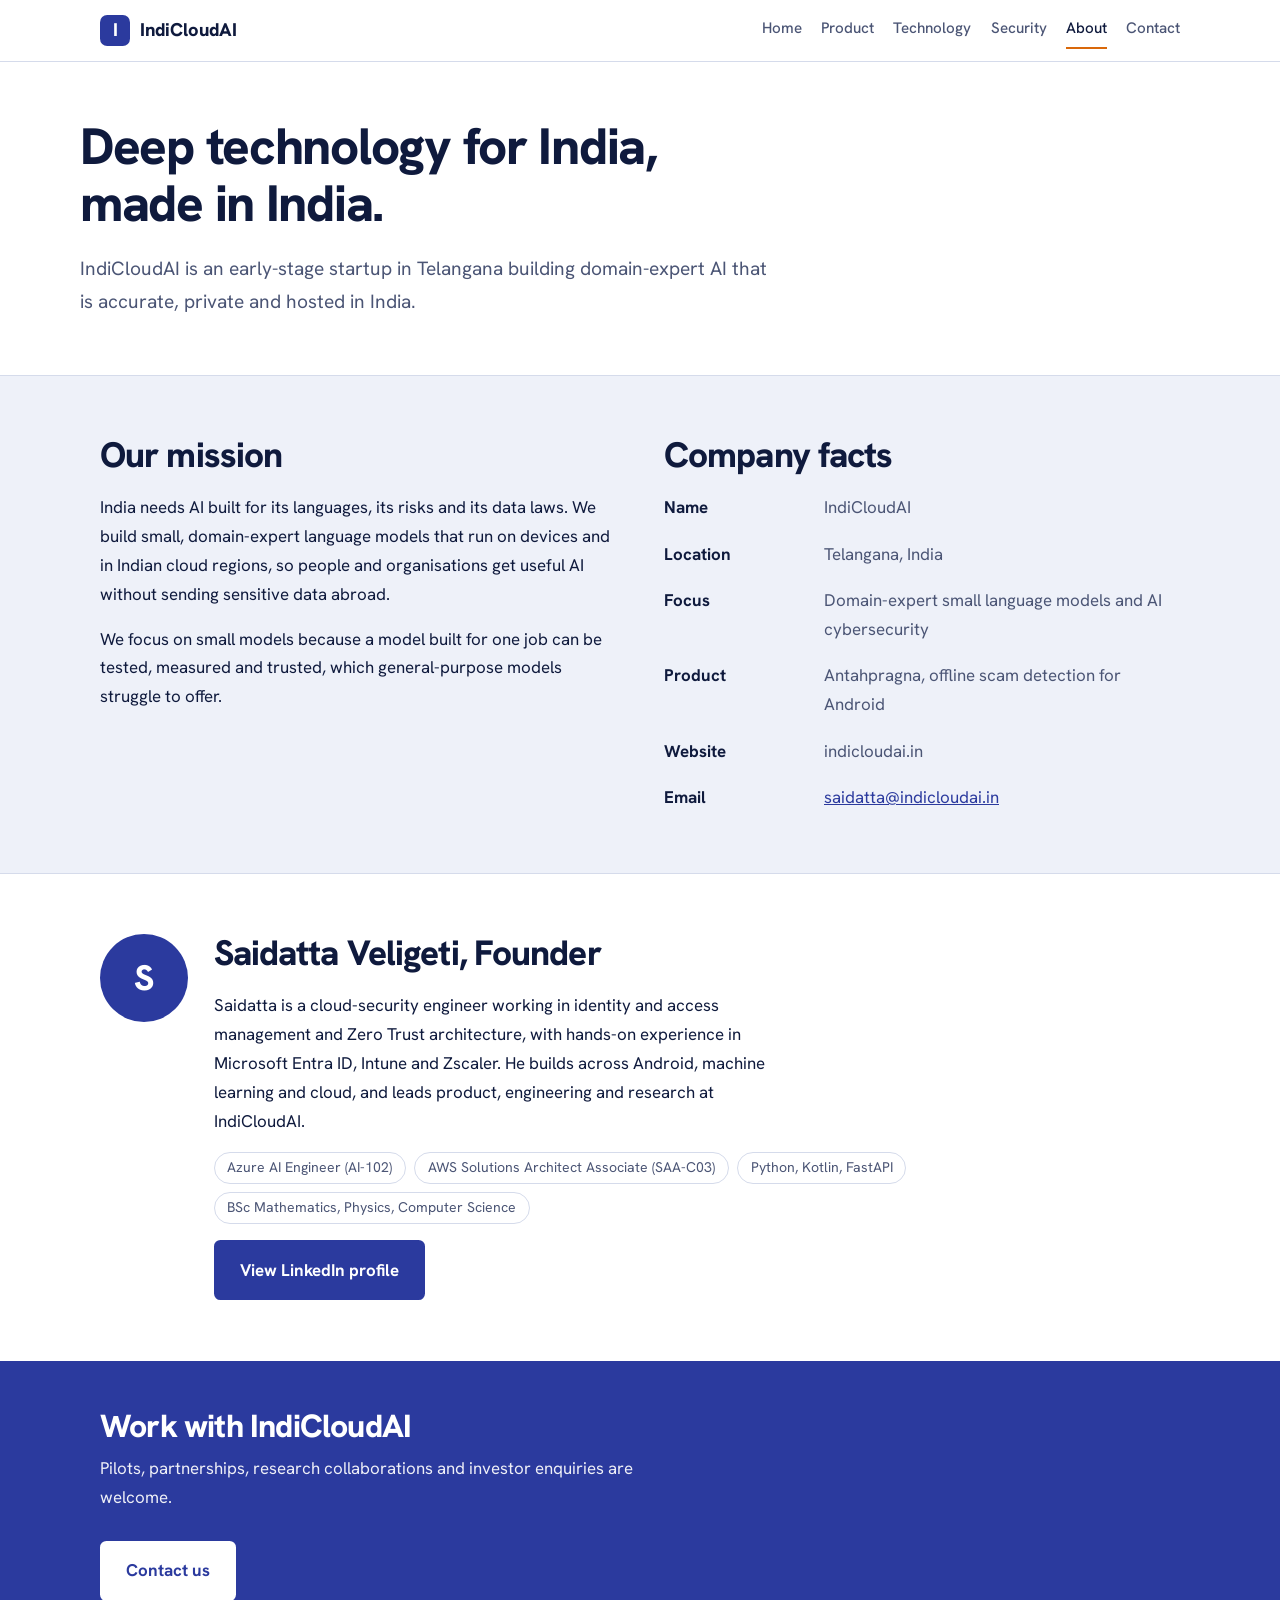
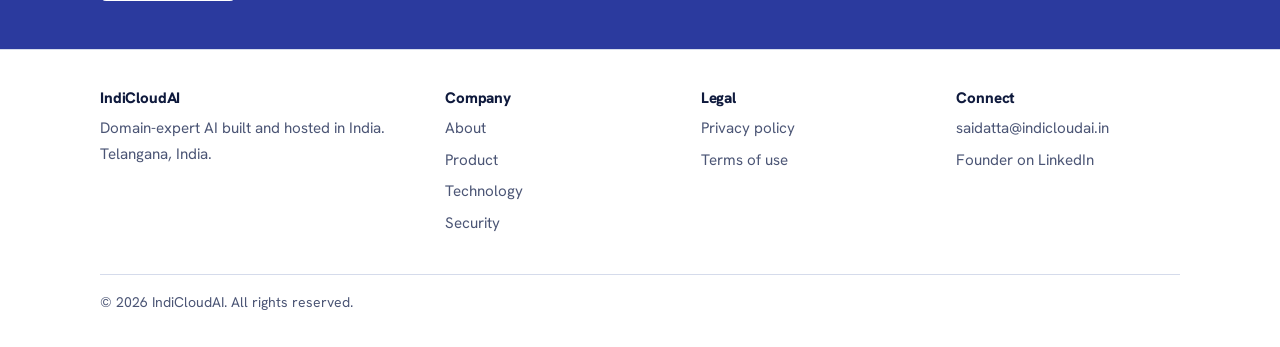
<file: Downloads/indicloudai-site/about.html>
<!DOCTYPE html>
<html lang="en">
<head>
<meta charset="utf-8">
<meta name="viewport" content="width=device-width, initial-scale=1">
<title>About IndiCloudAI and its founder</title>
<meta name="description" content="IndiCloudAI is a Telangana startup building domain-expert AI. Meet the founder, Saidatta Veligeti.">
<link rel="canonical" href="https://indicloudai.in/about.html">
<meta name="theme-color" content="#2b3a9e">
<meta property="og:type" content="website">
<meta property="og:site_name" content="IndiCloudAI">
<meta property="og:title" content="About IndiCloudAI and its founder">
<meta property="og:description" content="IndiCloudAI is a Telangana startup building domain-expert AI. Meet the founder, Saidatta Veligeti.">
<meta property="og:url" content="https://indicloudai.in/about.html">
<link rel="icon" href="data:image/svg+xml,%3Csvg xmlns='http://www.w3.org/2000/svg' viewBox='0 0 100 100'%3E%3Crect width='100' height='100' rx='18' fill='%232b3a9e'/%3E%3Ctext x='50' y='72' font-size='62' font-family='Arial' font-weight='700' text-anchor='middle' fill='white'%3EI%3C/text%3E%3C/svg%3E">
<link rel="preconnect" href="https://fonts.googleapis.com">
<link rel="preconnect" href="https://fonts.gstatic.com" crossorigin>
<link href="https://fonts.googleapis.com/css2?family=Hanken+Grotesk:wght@400;500;700;800&display=swap" rel="stylesheet">
<link rel="stylesheet" href="css/style.css">
</head>
<body>
<a class="skip" href="#main">Skip to content</a>
<header><div class="wrap"><a class="logo" href="index.html"><span class="mark">I</span>IndiCloudAI</a><nav aria-label="Main"><a href="index.html">Home</a><a href="products.html">Product</a><a href="technology.html">Technology</a><a href="security.html">Security</a><a href="about.html" aria-current="page">About</a><a href="contact.html">Contact</a></nav></div></header>
<main id="main">
<div class="wrap ph"><h1>Deep technology for India, made in India.</h1><p class="lead">IndiCloudAI is an early-stage startup in Telangana building domain-expert AI that is accurate, private and hosted in India.</p></div>
<section class="t"><div class="wrap two"><div><h2 class="h">Our mission</h2>
<p>India needs AI built for its languages, its risks and its data laws. We build small, domain-expert language models that run on devices and in Indian cloud regions, so people and organisations get useful AI without sending sensitive data abroad.</p>
<p>We focus on small models because a model built for one job can be tested, measured and trusted, which general-purpose models struggle to offer.</p></div>
<div><h2 class="h">Company facts</h2><dl style="grid-template-columns:8rem 1fr;margin-top:.6rem">
<dt>Name</dt><dd>IndiCloudAI</dd><dt>Location</dt><dd>Telangana, India</dd><dt>Focus</dt><dd>Domain-expert small language models and AI cybersecurity</dd>
<dt>Product</dt><dd>Antahpragna, offline scam detection for Android</dd><dt>Website</dt><dd>indicloudai.in</dd><dt>Email</dt><dd><a href="mailto:saidatta@indicloudai.in">saidatta@indicloudai.in</a></dd></dl></div></div></section>
<section><div class="wrap founder"><div class="badge" aria-hidden="true">S</div><div>
<h2 class="h">Saidatta Veligeti, Founder</h2>
<p>Saidatta is a cloud-security engineer working in identity and access management and Zero Trust architecture, with hands-on experience in Microsoft Entra ID, Intune and Zscaler. He builds across Android, machine learning and cloud, and leads product, engineering and research at IndiCloudAI.</p>
<div class="tags"><span>Azure AI Engineer (AI-102)</span><span>AWS Solutions Architect Associate (SAA-C03)</span><span>Python, Kotlin, FastAPI</span><span>BSc Mathematics, Physics, Computer Science</span></div>
<div class="btns" style="margin-top:0"><a class="btn p" href="https://www.linkedin.com/in/saidatta-veligeti-666802217" rel="noopener" target="_blank">View LinkedIn profile</a></div></div></div></section>
<section class="band"><div class="wrap"><h2>Work with IndiCloudAI</h2><p>Pilots, partnerships, research collaborations and investor enquiries are welcome.</p><div class="btns"><a class="btn" href="contact.html">Contact us</a></div></div></section>
</main>
<footer><div class="wrap">
<div class="fg">
<div><h3>IndiCloudAI</h3><p>Domain-expert AI built and hosted in India. Telangana, India.</p></div>
<div><h3>Company</h3><a href="about.html">About</a><a href="products.html">Product</a><a href="technology.html">Technology</a><a href="security.html">Security</a></div>
<div><h3>Legal</h3><a href="privacy.html">Privacy policy</a><a href="terms.html">Terms of use</a></div>
<div><h3>Connect</h3><a href="mailto:saidatta@indicloudai.in">saidatta@indicloudai.in</a><a href="https://www.linkedin.com/in/saidatta-veligeti-666802217" rel="noopener" target="_blank">Founder on LinkedIn</a></div>
</div>
<div class="fb">© <span id="y">2026</span> IndiCloudAI. All rights reserved.</div>
</div></footer>
<script>document.getElementById('y').textContent=new Date().getFullYear()</script>
</body>
</html>
</file>
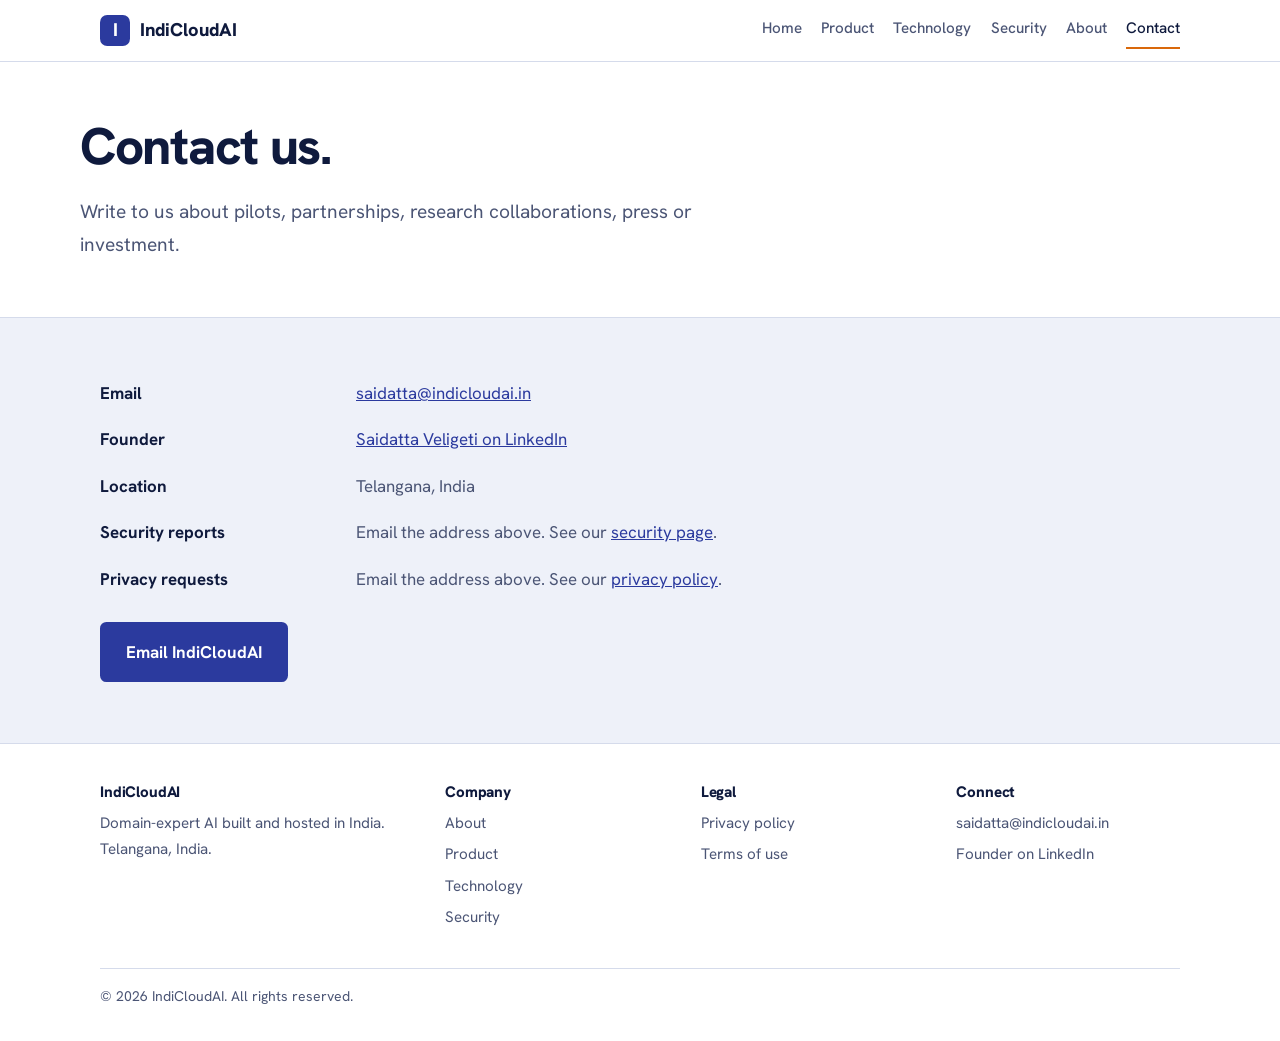
<file: Downloads/indicloudai-site/contact.html>
<!DOCTYPE html>
<html lang="en">
<head>
<meta charset="utf-8">
<meta name="viewport" content="width=device-width, initial-scale=1">
<title>Contact IndiCloudAI</title>
<meta name="description" content="Contact IndiCloudAI about pilots, partnerships, research, press or investment.">
<link rel="canonical" href="https://indicloudai.in/contact.html">
<meta name="theme-color" content="#2b3a9e">
<meta property="og:type" content="website">
<meta property="og:site_name" content="IndiCloudAI">
<meta property="og:title" content="Contact IndiCloudAI">
<meta property="og:description" content="Contact IndiCloudAI about pilots, partnerships, research, press or investment.">
<meta property="og:url" content="https://indicloudai.in/contact.html">
<link rel="icon" href="data:image/svg+xml,%3Csvg xmlns='http://www.w3.org/2000/svg' viewBox='0 0 100 100'%3E%3Crect width='100' height='100' rx='18' fill='%232b3a9e'/%3E%3Ctext x='50' y='72' font-size='62' font-family='Arial' font-weight='700' text-anchor='middle' fill='white'%3EI%3C/text%3E%3C/svg%3E">
<link rel="preconnect" href="https://fonts.googleapis.com">
<link rel="preconnect" href="https://fonts.gstatic.com" crossorigin>
<link href="https://fonts.googleapis.com/css2?family=Hanken+Grotesk:wght@400;500;700;800&display=swap" rel="stylesheet">
<link rel="stylesheet" href="css/style.css">
</head>
<body>
<a class="skip" href="#main">Skip to content</a>
<header><div class="wrap"><a class="logo" href="index.html"><span class="mark">I</span>IndiCloudAI</a><nav aria-label="Main"><a href="index.html">Home</a><a href="products.html">Product</a><a href="technology.html">Technology</a><a href="security.html">Security</a><a href="about.html">About</a><a href="contact.html" aria-current="page">Contact</a></nav></div></header>
<main id="main">
<div class="wrap ph"><h1>Contact us.</h1><p class="lead">Write to us about pilots, partnerships, research collaborations, press or investment.</p></div>
<section class="t"><div class="wrap"><dl style="margin-top:0">
<dt>Email</dt><dd><a href="mailto:saidatta@indicloudai.in">saidatta@indicloudai.in</a></dd>
<dt>Founder</dt><dd><a href="https://www.linkedin.com/in/saidatta-veligeti-666802217" rel="noopener" target="_blank">Saidatta Veligeti on LinkedIn</a></dd>
<dt>Location</dt><dd>Telangana, India</dd>
<dt>Security reports</dt><dd>Email the address above. See our <a href="security.html">security page</a>.</dd>
<dt>Privacy requests</dt><dd>Email the address above. See our <a href="privacy.html">privacy policy</a>.</dd></dl>
<div class="btns"><a class="btn p" href="mailto:saidatta@indicloudai.in">Email IndiCloudAI</a></div></div></section>
</main>
<footer><div class="wrap">
<div class="fg">
<div><h3>IndiCloudAI</h3><p>Domain-expert AI built and hosted in India. Telangana, India.</p></div>
<div><h3>Company</h3><a href="about.html">About</a><a href="products.html">Product</a><a href="technology.html">Technology</a><a href="security.html">Security</a></div>
<div><h3>Legal</h3><a href="privacy.html">Privacy policy</a><a href="terms.html">Terms of use</a></div>
<div><h3>Connect</h3><a href="mailto:saidatta@indicloudai.in">saidatta@indicloudai.in</a><a href="https://www.linkedin.com/in/saidatta-veligeti-666802217" rel="noopener" target="_blank">Founder on LinkedIn</a></div>
</div>
<div class="fb">© <span id="y">2026</span> IndiCloudAI. All rights reserved.</div>
</div></footer>
<script>document.getElementById('y').textContent=new Date().getFullYear()</script>
</body>
</html>
</file>
<file: style.css>
:root{--bg:#f3f8f7;--ink:#0a2a33;--muted:#46606a;--glass:rgba(255,255,255,.62);--pane:rgba(255,255,255,.82);--gb:rgba(255,255,255,.85);--line:rgba(10,42,51,.12);--brand:#0b6e7a;--brand-d:#08434d;--on:#fff;--acc:#f0861a;--acc2:#ffb43b;--cyan:#12a4b4;--green:#1c9a5f;--shadow:0 12px 40px rgba(10,42,51,.12);--n1:rgba(10,42,51,.15);--n2:rgba(255,255,255,.95);--a1:.30;--a2:.26;--a3:.22;--f:"Manrope",system-ui,-apple-system,"Segoe UI","Noto Sans Devanagari","Noto Sans Telugu",sans-serif}
@media (prefers-color-scheme:dark){:root:not([data-theme=light]){--bg:#061214;--ink:#e8f4f3;--muted:#9bb8bb;--glass:rgba(14,40,46,.55);--pane:rgba(14,40,46,.85);--gb:rgba(255,255,255,.14);--line:rgba(255,255,255,.1);--brand:#3fd0d9;--brand-d:#0b4a54;--on:#04181b;--acc:#ff9a3d;--acc2:#ffc566;--cyan:#3fd0d9;--green:#4fd18b;--shadow:0 12px 40px rgba(0,0,0,.5);--n1:rgba(0,0,0,.55);--n2:rgba(255,255,255,.06);--a1:.22;--a2:.2;--a3:.16}}
:root[data-theme=dark]{--bg:#061214;--ink:#e8f4f3;--muted:#9bb8bb;--glass:rgba(14,40,46,.55);--pane:rgba(14,40,46,.85);--gb:rgba(255,255,255,.14);--line:rgba(255,255,255,.1);--brand:#3fd0d9;--brand-d:#0b4a54;--on:#04181b;--acc:#ff9a3d;--acc2:#ffc566;--cyan:#3fd0d9;--green:#4fd18b;--shadow:0 12px 40px rgba(0,0,0,.5);--n1:rgba(0,0,0,.55);--n2:rgba(255,255,255,.06);--a1:.22;--a2:.2;--a3:.16}
*{box-sizing:border-box}
html{scroll-behavior:smooth;scroll-padding-top:5.5rem}
body{margin:0;background:var(--bg);color:var(--ink);font:400 1.06rem/1.7 var(--f);overflow-x:hidden}
body::before{content:"";position:fixed;inset:0;z-index:-1;background:radial-gradient(42vmax 42vmax at 6% 4%,rgba(240,134,26,var(--a1)),transparent 62%),radial-gradient(46vmax 46vmax at 96% 8%,rgba(18,164,180,var(--a2)),transparent 62%),radial-gradient(44vmax 44vmax at 72% 98%,rgba(28,154,95,var(--a3)),transparent 62%)}
a{color:var(--brand)}
:focus-visible{outline:3px solid var(--acc);outline-offset:3px}
.skip{position:absolute;left:-999px;top:0;background:var(--brand);color:var(--on);padding:.6rem 1rem;z-index:60}
.skip:focus{left:0}
.wrap{max-width:70rem;margin:0 auto;padding:0 1.25rem}
h1,h2,h3{margin:0;line-height:1.08;letter-spacing:-.035em;font-weight:800}
h3{font-size:1.18rem;letter-spacing:-.015em}
p{margin:0 0 1rem;max-width:62ch}
header{position:sticky;top:.7rem;z-index:40;margin:.7rem auto 0;width:calc(100% - 1.4rem);max-width:70rem;background:var(--glass);border:1px solid var(--gb);border-radius:1.2rem;box-shadow:var(--shadow);-webkit-backdrop-filter:blur(20px) saturate(170%);backdrop-filter:blur(20px) saturate(170%)}
header .wrap{display:flex;justify-content:space-between;align-items:center;gap:.4rem 1rem;min-height:3.6rem;flex-wrap:wrap;padding:.3rem 1rem}
.logo{display:flex;align-items:center;gap:.6rem;text-decoration:none}
.logo .lm{height:2.1rem;width:auto;display:block}
.wm{font-weight:800;letter-spacing:-.03em;font-size:1.2rem;color:var(--ink)}
.wm i{font-style:normal;color:var(--acc)}
nav{display:flex;flex-wrap:wrap;gap:.15rem;margin-left:auto}
nav a{color:var(--muted);text-decoration:none;font-weight:600;font-size:.92rem;padding:.4rem .85rem;border-radius:2rem}
nav a:hover{color:var(--ink);background:var(--line)}
nav a[aria-current=page]{color:var(--on);background:var(--brand)}
.tbtn,.totop{width:2.5rem;height:2.5rem;border-radius:50%;border:0;cursor:pointer;color:var(--ink);background:var(--bg);font-size:1.1rem;box-shadow:5px 5px 11px var(--n1),-5px -5px 11px var(--n2);transition:box-shadow .2s}
.tbtn:active,.totop:active{box-shadow:inset 4px 4px 9px var(--n1),inset -4px -4px 9px var(--n2)}
.totop{position:fixed;right:1.2rem;bottom:1.2rem;z-index:40;opacity:0;pointer-events:none;transition:opacity .3s}
.totop.show{opacity:1;pointer-events:auto}
#prog{position:fixed;top:0;left:0;height:3px;width:100%;transform-origin:left;transform:scaleX(0);background:linear-gradient(90deg,var(--acc),var(--acc2));z-index:70}
#toast{position:fixed;left:50%;bottom:1.6rem;transform:translate(-50%,2rem);background:var(--ink);color:var(--bg);padding:.6rem 1.2rem;border-radius:2rem;font-weight:600;font-size:.92rem;opacity:0;transition:.3s;z-index:80;pointer-events:none}
#toast.show{opacity:1;transform:translate(-50%,0)}
.hero{position:relative;isolation:isolate;display:grid;grid-template-columns:1.05fr .95fr;gap:2rem;align-items:center;padding:4rem 0 3rem}
#net{position:absolute;inset:0;width:100%;height:100%;z-index:-1;pointer-events:none}
.hero::before{content:"";position:absolute;inset:-2rem;z-index:-1;background:radial-gradient(26rem 26rem at var(--mx,70%) var(--my,30%),rgba(240,134,26,.16),transparent 70%);pointer-events:none}
.hero h1{font-size:clamp(2.6rem,6.4vw,4.9rem);line-height:1.02;letter-spacing:-.045em}
.grad{background:linear-gradient(90deg,var(--acc),var(--acc2));-webkit-background-clip:text;background-clip:text;color:transparent}
.lead{font-size:1.22rem;color:var(--muted);margin-top:1.4rem}
.ph{padding:4rem 0 2.2rem}
.ph h1{font-size:clamp(2.2rem,5.2vw,3.6rem);max-width:19ch}
.rot{display:inline-flex;align-items:center;gap:.6rem;background:var(--glass);border:1px solid var(--gb);border-radius:3rem;padding:.4rem 1.1rem;font-weight:600;font-size:.95rem;color:var(--muted);box-shadow:var(--shadow);margin-bottom:1.4rem}
.rot::before{content:"";width:.55rem;height:.55rem;border-radius:50%;background:var(--acc)}
.rot b{color:var(--ink);font-size:1.1rem;display:inline-block;min-width:4.8rem;transition:opacity .3s,transform .3s}
.rot b.out{opacity:0;transform:translateY(8px)}
.btns{display:flex;gap:.8rem;flex-wrap:wrap;margin-top:1.8rem}
.btn{font-weight:700;padding:.85rem 1.6rem;border-radius:3rem;text-decoration:none;color:var(--ink);background:var(--glass);border:1px solid var(--gb);box-shadow:var(--shadow);display:inline-block;-webkit-backdrop-filter:blur(14px);backdrop-filter:blur(14px);transition:transform .2s,box-shadow .2s}
.btn:hover{transform:translateY(-2px)}
.btn.p{background:linear-gradient(180deg,color-mix(in srgb,var(--brand),#fff 24%),var(--brand));color:var(--on);border-color:transparent;box-shadow:inset 0 2px 3px rgba(255,255,255,.5),inset 0 -5px 9px rgba(0,0,0,.2),0 12px 22px color-mix(in srgb,var(--brand),transparent 62%)}
.btn.p:active{box-shadow:inset 0 3px 8px rgba(0,0,0,.3)}
.where{margin-top:1.6rem;font-size:.95rem;color:var(--muted);display:flex;align-items:center;gap:.5rem}
.where i{width:.7rem;height:.7rem;border-radius:50%;background:var(--green);box-shadow:0 0 0 5px color-mix(in srgb,var(--green),transparent 80%)}
.hero>div:first-of-type>*{animation:up .8s both}
.hero>div:first-of-type>:nth-child(2){animation-delay:.08s}.hero>div:first-of-type>:nth-child(3){animation-delay:.16s}.hero>div:first-of-type>:nth-child(4){animation-delay:.24s}.hero>div:first-of-type>:nth-child(5){animation-delay:.32s}
@keyframes up{from{opacity:0;transform:translateY(20px)}}
.stage{position:relative;perspective:1400px;display:grid;place-items:center;min-height:34rem}
.chakra{position:absolute;inset:0;margin:auto;width:min(31rem,120%);height:auto;aspect-ratio:1;opacity:.85;animation:spin 80s linear infinite;translate:calc(var(--px,0)*18px) calc(var(--py,0)*18px)}
@keyframes spin{to{transform:rotate(360deg)}}
.stamp{position:absolute;top:1%;right:0;width:8.4rem;height:8.4rem;z-index:2;animation:spin 40s linear infinite reverse;translate:calc(var(--px,0)*-28px) calc(var(--py,0)*-28px)}
.stamp text{font:700 13.5px var(--f);letter-spacing:.17em;fill:var(--ink)}
.phone{--rx:6deg;--ry:-18deg;position:relative;z-index:1;width:15.5rem;height:31rem;border-radius:2.6rem;background:#06161a;padding:.55rem;transform:rotateX(var(--rx)) rotateY(var(--ry));transform-style:preserve-3d;box-shadow:-28px 36px 60px rgba(10,42,51,.35),inset 0 0 0 2px rgba(255,255,255,.14);transition:transform .25s ease-out;animation:float 6s ease-in-out infinite}
@keyframes float{50%{translate:0 -10px}}
.screen{height:100%;border-radius:2.1rem;background:linear-gradient(170deg,#fff,#e6f4f3);color:#0a2a33;padding:1.2rem .9rem;display:flex;flex-direction:column;gap:.75rem;font-size:.8rem;line-height:1.4;overflow:hidden;position:relative}
.screen::before{content:"";position:absolute;top:.5rem;left:50%;width:4rem;height:1rem;margin-left:-2rem;border-radius:1rem;background:#06161a}
.sbar{display:flex;justify-content:space-between;align-items:center;margin-top:1.1rem}
.sbar b{font-size:.95rem}
.live{color:#1c9a5f;font-weight:700;font-size:.7rem}
.msg{background:#fff;border-radius:1rem;padding:.7rem .8rem;box-shadow:0 4px 14px rgba(10,42,51,.08)}
.msg small{color:#46606a;display:block;margin-bottom:.2rem}
.msg p{margin:0;font-size:.8rem}
.verdict{display:flex;gap:.7rem;align-items:center;background:#fff1e3;border:1.5px solid #f0861a;border-radius:1rem;padding:.75rem}
.verdict .vi{width:2rem;height:2rem;border-radius:50%;background:#f0861a;color:#fff;display:grid;place-items:center;font-weight:800;flex:none}
.verdict strong{display:block;font-size:.92rem}
.verdict small{color:#46606a}
.acts{display:flex;gap:.5rem}
.acts span{flex:1;text-align:center;padding:.55rem;border-radius:.8rem;background:#0b6e7a;color:#fff;font-weight:700}
.acts span+span{background:#fff;color:#0b6e7a;box-shadow:inset 0 0 0 1.5px #0b6e7a}
.foot{margin-top:auto;text-align:center;color:#46606a;font-size:.7rem}
.chip{position:absolute;background:var(--glass);border:1px solid var(--gb);border-radius:1rem;padding:.55rem .95rem;font-weight:700;font-size:.85rem;box-shadow:var(--shadow);-webkit-backdrop-filter:blur(16px);backdrop-filter:blur(16px);z-index:2;transform:translateZ(60px);translate:calc(var(--px,0)*26px) calc(var(--py,0)*26px)}
.chip::before{content:"";display:inline-block;width:.55rem;height:.55rem;border-radius:50%;margin-right:.5rem;background:var(--acc)}
.c1{top:14%;left:0}.c2{top:50%;right:-.5rem}.c2::before{background:var(--cyan)}.c3{bottom:8%;left:1rem}.c3::before{background:var(--green)}
.tick{overflow:hidden;margin:3rem 0 2rem;border-block:1px solid var(--line);padding:.9rem 0;-webkit-mask:linear-gradient(90deg,transparent,#000 8%,#000 92%,transparent);mask:linear-gradient(90deg,transparent,#000 8%,#000 92%,transparent)}
.tick div{display:flex;gap:2.5rem;width:max-content;animation:mq 34s linear infinite}
.tick span{font-weight:700;font-size:1.05rem;color:var(--muted);white-space:nowrap}
.tick span::before{content:"\2726";color:var(--acc);margin-right:2.5rem}
@keyframes mq{to{transform:translateX(-50%)}}
.metrics{display:grid;grid-template-columns:repeat(4,1fr);gap:1.1rem}
.metrics>div{background:var(--bg);border-radius:1.4rem;padding:1.3rem .8rem;text-align:center;box-shadow:8px 8px 18px var(--n1),-8px -8px 18px var(--n2)}
.metrics strong{font-size:clamp(1.8rem,4vw,2.7rem);font-weight:800;color:var(--brand);display:block;line-height:1.1}
.metrics small{color:var(--muted);font-size:.88rem}
section{padding:4.5rem 0}
h2.h{font-size:clamp(1.8rem,4vw,2.7rem);max-width:21ch;margin-bottom:1.1rem}
.two{display:grid;grid-template-columns:1fr 1fr;gap:3rem;align-items:start}
.cols{display:grid;grid-template-columns:repeat(3,1fr);gap:1.4rem;margin-top:1.8rem}
.cols>div,.steps li,.fig,.dia,.qa{position:relative;background:var(--glass);border:1px solid var(--gb);border-radius:1.6rem;box-shadow:var(--shadow);-webkit-backdrop-filter:blur(16px);backdrop-filter:blur(16px)}
.cols>div,.steps li,.fig{padding:1.6rem}
.cols>div::after,.steps li::after,.fig::after,.dia::after{content:"";position:absolute;inset:0;border-radius:inherit;pointer-events:none;opacity:0;transition:opacity .3s;background:radial-gradient(circle at var(--gx,50%) var(--gy,0%),rgba(255,255,255,.38),transparent 48%)}
.cols>div:hover::after,.steps li:hover::after,.fig:hover::after,.dia:hover::after{opacity:1}
.ic{display:grid;place-items:center;width:3.2rem;height:3.2rem;border-radius:1.1rem;margin-bottom:1rem;background:linear-gradient(180deg,color-mix(in srgb,var(--c),#fff 28%),var(--c));box-shadow:inset 0 3px 4px rgba(255,255,255,.55),inset 0 -5px 8px rgba(0,0,0,.2),0 10px 18px color-mix(in srgb,var(--c),transparent 60%)}
.ic svg{width:1.6rem;height:1.6rem;stroke:#fff;fill:none;stroke-width:2;stroke-linecap:round;stroke-linejoin:round}
.ic.o{--c:var(--acc)}.ic.c{--c:var(--cyan)}.ic.g{--c:var(--green)}
.cols h3{margin-bottom:.4rem}
.cols p{color:var(--muted);font-size:.98rem;margin:0}
.stats{display:grid;grid-template-columns:repeat(3,1fr);gap:1rem;margin-top:1.6rem}
.stats>div{background:var(--bg);border-radius:1.2rem;padding:1rem .8rem;text-align:center;box-shadow:7px 7px 16px var(--n1),-7px -7px 16px var(--n2)}
.stats strong{display:block;font-size:1.7rem;font-weight:800;color:var(--brand)}
.stats small{font-size:.82rem;color:var(--muted);line-height:1.3;display:block}
.feat{list-style:none;padding:.5rem 1.4rem;margin:0;background:var(--glass);border:1px solid var(--gb);border-radius:1.6rem;box-shadow:var(--shadow)}
.feat li{padding:.85rem 0;border-bottom:1px solid var(--line)}
.feat li:last-child{border:0}
.feat strong{display:block}
.fig{margin-top:1.6rem}
.fig h2{font-size:1.05rem;margin-bottom:1.2rem}
.bar{margin-bottom:1.2rem}
.bar>span{display:flex;justify-content:space-between;gap:1rem;font-size:.92rem;margin-bottom:.35rem;font-weight:600}
.track{height:1.4rem;border-radius:1rem;background:var(--line);overflow:hidden}
.fill{display:block;height:100%;border-radius:1rem;background:var(--muted)}
.bar.s .fill{background:linear-gradient(90deg,var(--acc),var(--acc2))}
.fig p{font-size:.92rem;color:var(--muted);margin:1.3rem 0 0}
.fig.rv .fill{transform:scaleX(0);transform-origin:left;transition:transform 1.3s cubic-bezier(.2,.8,.2,1) .3s}
.fig.rv.in .fill{transform:none}
.steps{list-style:none;padding:0;margin:2rem 0 0;display:grid;grid-template-columns:repeat(4,1fr);gap:1.1rem;counter-reset:s}
.steps li{counter-increment:s}
.steps li::before{content:counter(s);display:grid;place-items:center;width:2.2rem;height:2.2rem;border-radius:50%;background:var(--brand);color:var(--on);font-weight:800;margin-bottom:.8rem}
.steps strong{display:block;font-size:1.08rem;margin-bottom:.3rem}
.steps span{font-size:.95rem;color:var(--muted)}
dl{margin:1.4rem 0 0;display:grid;grid-template-columns:14rem 1fr;background:var(--glass);border:1px solid var(--gb);border-radius:1.6rem;box-shadow:var(--shadow);padding:.6rem 1.6rem}
dt,dd{padding:1rem 0;border-bottom:1px solid var(--line)}
dt:nth-last-of-type(1),dt:nth-last-of-type(1)+dd{border:0}
dt{font-weight:700;padding-right:1.5rem}
dd{margin:0;color:var(--muted)}
.scroll{overflow-x:auto;margin-top:1.4rem;background:var(--glass);border:1px solid var(--gb);border-radius:1.6rem;box-shadow:var(--shadow);padding:.4rem 1rem}
table{border-collapse:collapse;width:100%;font-size:.98rem}
th,td{text-align:left;padding:.85rem .7rem;border-bottom:1px solid var(--line);vertical-align:top}
tr:last-child>*{border:0}
th{font-weight:700}
.sgrid{display:grid;grid-template-columns:.9fr 1.1fr;gap:3rem;align-items:start;margin-top:1rem}
.spin{position:sticky;top:6rem;display:grid;place-items:center;perspective:1200px;padding:1rem 0}
.sp{--rx:4deg;--ry:-10deg;animation:none}
.layer{position:absolute;left:.9rem;right:.9rem;top:3.6rem;bottom:.9rem;display:flex;flex-direction:column;gap:.75rem;opacity:0;transform:translateY(14px);transition:opacity .5s,transform .5s;pointer-events:none}
[data-step="0"] .l0,[data-step="1"] .l1,[data-step="2"] .l2,[data-step="3"] .l3{opacity:1;transform:none}
.sl{list-style:none;margin:0;padding:0}
.sl li{min-height:62vh;display:flex;flex-direction:column;justify-content:center;opacity:.3;transition:opacity .4s}
.sl li.on{opacity:1}
.sl .n{font-weight:800;font-size:3.2rem;color:var(--acc);line-height:1;letter-spacing:-.04em}
.sl h3{font-size:1.7rem;margin:.4rem 0 .6rem}
.sl p{color:var(--muted);font-size:1.05rem}
.scan{position:relative;overflow:hidden}
.scan::after{content:"";position:absolute;left:0;right:0;height:40%;top:-40%;background:linear-gradient(180deg,transparent,rgba(18,164,180,.4),transparent);animation:scan 1.6s linear infinite}
@keyframes scan{to{top:100%}}
.pill{display:inline-block;background:#dff3f2;color:#08434d;border-radius:2rem;padding:.25rem .7rem;font-weight:700;font-size:.72rem;align-self:flex-start}
.tog{display:flex;justify-content:space-between;align-items:center;gap:.6rem;background:#fff;border-radius:1rem;padding:.8rem;box-shadow:0 4px 14px rgba(10,42,51,.08)}
.tog i{flex:none;width:2.3rem;height:1.25rem;border-radius:1rem;background:#1c9a5f;position:relative}
.tog i::after{content:"";position:absolute;right:.15rem;top:.15rem;width:.95rem;height:.95rem;border-radius:50%;background:#fff}
.rdg{display:grid;grid-template-columns:.9fr 1.1fr;gap:3rem;align-items:center}
.dia{padding:1rem}
.dia svg{width:100%;height:auto;display:block}
.dia text{font-family:var(--f);fill:var(--ink);font-weight:700}
.dia .s{fill:var(--muted);font-weight:500}
.iso{--gap:12px;position:relative;height:28rem;perspective:1500px;display:grid;place-items:center}
.iso.open{--gap:88px}
.iso-in{position:relative;width:15rem;height:10rem;transform-style:preserve-3d;transform:rotateX(58deg) rotateZ(-34deg)}
.slab{position:absolute;inset:0;border-radius:1.2rem;padding:1rem 1.1rem;display:flex;flex-direction:column;justify-content:flex-end;background:var(--pane);border:1.5px solid var(--gb);border-left:7px solid var(--t);box-shadow:0 20px 34px rgba(10,42,51,.2);transform:translateZ(calc(var(--i)*var(--gap)));transition:transform .9s cubic-bezier(.2,.8,.2,1)}
.slab b{font-size:1.02rem}.slab small{color:var(--muted);font-size:.78rem;line-height:1.3}
.cube-wrap{perspective:1000px;width:12rem;height:12rem;margin:2rem auto}
.cube{position:relative;width:100%;height:100%;transform-style:preserve-3d;animation:cube 20s linear infinite}
.cube-wrap:hover .cube{animation-play-state:paused}
.cube div{position:absolute;inset:0;display:grid;place-items:center;text-align:center;padding:1rem;font-weight:800;font-size:1.05rem;border-radius:1.2rem;background:var(--pane);border:1.5px solid var(--gb);box-shadow:inset 0 0 30px color-mix(in srgb,var(--t),transparent 70%)}
.cube div::after{content:"";position:absolute;left:1.2rem;right:1.2rem;bottom:1rem;height:4px;border-radius:2px;background:var(--t)}
.cube .f1{transform:translateZ(6rem)}.cube .f2{transform:rotateY(180deg) translateZ(6rem)}.cube .f3{transform:rotateY(90deg) translateZ(6rem)}.cube .f4{transform:rotateY(-90deg) translateZ(6rem)}.cube .f5{transform:rotateX(90deg) translateZ(6rem)}.cube .f6{transform:rotateX(-90deg) translateZ(6rem)}
@keyframes cube{from{transform:rotateX(-18deg) rotateY(0)}to{transform:rotateX(-18deg) rotateY(360deg)}}
.prin{list-style:none;margin:0;padding:0}
.prin li{padding:1rem 0 1rem 1.2rem;border-left:4px solid var(--acc);margin-bottom:1rem;background:var(--glass);border-radius:0 1rem 1rem 0}
.prin strong{display:block}
.qa{margin-bottom:.9rem;padding:0}
.qa summary{cursor:pointer;font-weight:700;padding:1.1rem 1.4rem;list-style:none;display:flex;justify-content:space-between;gap:1rem}
.qa summary::-webkit-details-marker{display:none}
.qa summary::after{content:"+";color:var(--acc);font-size:1.4rem;line-height:1;transition:transform .3s}
.qa[open] summary::after{transform:rotate(45deg)}
.qa p{padding:0 1.4rem 1.2rem;margin:0;color:var(--muted)}
.founder{display:grid;grid-template-columns:auto 1fr;gap:1.8rem;align-items:start}
.badge{width:6rem;height:6rem;border-radius:50%;background:linear-gradient(135deg,var(--acc),var(--acc2));color:#fff;display:grid;place-items:center;font-weight:800;font-size:2.4rem;box-shadow:inset 0 3px 4px rgba(255,255,255,.5),inset 0 -6px 10px rgba(0,0,0,.18),var(--shadow)}
.tags{display:flex;flex-wrap:wrap;gap:.5rem;margin:.6rem 0 1.2rem}
.tags span{background:var(--glass);border:1px solid var(--gb);border-radius:2rem;padding:.25rem .9rem;font-size:.88rem;color:var(--muted)}
.copy{margin-left:.6rem;border:0;border-radius:2rem;padding:.25rem .9rem;font:700 .82rem var(--f);cursor:pointer;color:var(--ink);background:var(--bg);box-shadow:4px 4px 9px var(--n1),-4px -4px 9px var(--n2)}
.copy:active{box-shadow:inset 3px 3px 7px var(--n1),inset -3px -3px 7px var(--n2)}
section.band{padding:2rem 0 4rem}
.band .wrap{background:linear-gradient(135deg,var(--brand-d),var(--brand) 60%,var(--cyan));color:#fff;border-radius:2rem;padding:3.2rem 2.5rem;width:calc(100% - 1.4rem);box-shadow:var(--shadow);position:relative;overflow:hidden}
.band .wrap::after{content:"";position:absolute;right:-5rem;top:-5rem;width:15rem;height:15rem;border-radius:50%;background:radial-gradient(circle,rgba(255,180,59,.5),transparent 66%)}
.band h2{font-size:clamp(1.7rem,3.6vw,2.4rem);margin-bottom:.6rem;position:relative}
.band p,.band .btns{position:relative}
.band .btn{background:#fff;color:#08434d;border-color:transparent;box-shadow:inset 0 -4px 8px rgba(0,0,0,.1),0 10px 20px rgba(0,0,0,.2)}
.doc{max-width:46rem;background:var(--glass);border:1px solid var(--gb);border-radius:1.6rem;box-shadow:var(--shadow);padding:2.5rem 2rem;margin:3rem auto}
.doc h2{font-size:1.25rem;margin:2rem 0 .4rem}
.doc.ph h1{font-size:2.2rem}
.m{color:var(--muted);font-size:.95rem}
footer{padding:2.5rem 0 2rem;font-size:.95rem;color:var(--muted)}
footer .wrap{background:var(--glass);border:1px solid var(--gb);border-radius:1.8rem;padding:2rem 1.8rem;width:calc(100% - 1.4rem);box-shadow:var(--shadow)}
.fg{display:grid;grid-template-columns:1.4fr 1fr 1fr 1fr;gap:2rem}
.fg h3{font-size:.95rem;color:var(--ink);margin-bottom:.6rem}
.fg a{display:block;color:var(--muted);text-decoration:none;margin-bottom:.35rem}
.fg a:hover{color:var(--brand)}
.ft-logo{display:inline-block!important;background:#fff;border-radius:1rem;padding:.5rem .8rem;margin-bottom:1rem!important;box-shadow:var(--shadow)}
.ft-logo img{display:block;width:9.5rem;height:auto}
.fb{margin-top:1.6rem;padding-top:1rem;border-top:1px solid var(--line);font-size:.88rem}
.rv{opacity:0;transform:translateY(24px);transition:opacity .7s ease,transform .7s ease}
.rv.in{opacity:1;transform:none}
.rv.in.done{transition:transform .15s ease-out,opacity .3s}
@media (max-width:900px){.hero,.two,.sgrid,.rdg{grid-template-columns:1fr;gap:1.6rem}.cols{grid-template-columns:1fr}.steps{grid-template-columns:1fr 1fr}dl{grid-template-columns:1fr;padding:.4rem 1.2rem}dt{border:0;padding-bottom:0}dd{padding-top:.2rem}.founder{grid-template-columns:1fr}.fg{grid-template-columns:1fr 1fr}.spin{position:static}.sl li{min-height:auto;padding:1rem 0;opacity:.5}.sl .n{font-size:2.2rem}.sl h3{font-size:1.35rem}.metrics{grid-template-columns:1fr 1fr}.stage{min-height:30rem}.band .wrap{padding:2.4rem 1.5rem}.iso{height:24rem;transform:scale(.85)}}
@media (max-width:520px){.steps{grid-template-columns:1fr}.stamp{width:6.4rem;height:6.4rem}.c2{right:0}}
@media (prefers-reduced-motion:reduce){.chakra,.stamp,.tick div,.scan::after,.phone,.cube,.hero>div>*{animation:none}.rv{opacity:1;transform:none;transition:none}html{scroll-behavior:auto}}

#splash{display:none}
.has-splash{overflow:hidden}
.has-splash #splash{display:grid;position:fixed;inset:0;z-index:9999;place-items:center;background:var(--bg);transition:opacity .6s ease,transform .6s ease;overflow:hidden}
.has-splash #splash::before{content:"";position:absolute;inset:0;background:radial-gradient(42vmax 42vmax at 6% 4%,rgba(240,134,26,var(--a1)),transparent 62%),radial-gradient(46vmax 46vmax at 96% 8%,rgba(18,164,180,var(--a2)),transparent 62%),radial-gradient(44vmax 44vmax at 72% 98%,rgba(28,154,95,var(--a3)),transparent 62%)}
#splash.out{opacity:0;transform:scale(1.04);pointer-events:none}
#splash .ba-s{position:relative;width:min(80vw,720px,calc((100vh - 10rem)*1.22))}
.ba-skip{position:absolute;right:1.2rem;bottom:1.2rem;z-index:3;font:700 .85rem var(--f);color:var(--ink);background:var(--glass);border:1px solid var(--gb);border-radius:2rem;padding:.55rem 1.1rem;cursor:pointer;box-shadow:var(--shadow);-webkit-backdrop-filter:blur(14px);backdrop-filter:blur(14px)}
.ba-card{background:var(--glass);border:1px solid var(--gb);border-radius:1.8rem;box-shadow:var(--shadow);padding:2.2rem 1.6rem;overflow:hidden;-webkit-backdrop-filter:blur(16px);backdrop-filter:blur(16px)}
.ba-loop{max-width:30rem;margin:0 auto;aspect-ratio:1245/1023}

.st{display:inline-block;font-weight:800;font-size:.72rem;letter-spacing:.08em;text-transform:uppercase;padding:.25rem .7rem;border-radius:2rem;margin-bottom:.9rem;color:#fff}
.st.now{background:var(--green)}.st.next{background:var(--acc)}.st.later{background:var(--cyan);color:#04181b}
.code{margin:1.4rem 0 0;background:#06161a;color:#d7eef0;border-radius:1.2rem;padding:1.2rem 1.4rem;overflow-x:auto;font:500 .88rem/1.65 ui-monospace,SFMono-Regular,Menlo,Consolas,monospace;box-shadow:var(--shadow)}
.code .k{color:#ffb43b}.code .s{color:#7ee0b0}.code .c{color:#7fa6ab}
.note{border-left:4px solid var(--acc);background:var(--glass);border-radius:0 1rem 1rem 0;padding:1rem 1.2rem;margin:1.4rem 0;max-width:70ch}
.note strong{display:block;margin-bottom:.2rem}
.sw{display:grid;grid-template-columns:repeat(3,1fr);gap:1rem;margin-top:1.4rem}
.sw div{border-radius:1.2rem;padding:4.2rem 1rem 1rem;color:#fff;font-weight:700;box-shadow:var(--shadow)}
.sw small{display:block;font-weight:500;opacity:.9}
.dl-grid{display:grid;grid-template-columns:repeat(2,1fr);gap:1.2rem;margin-top:1.4rem}
.dl-grid>div{background:var(--glass);border:1px solid var(--gb);border-radius:1.6rem;box-shadow:var(--shadow);padding:1.4rem;text-align:center}
.dl-grid .pv{border-radius:1rem;padding:1.2rem;margin-bottom:1rem;display:grid;place-items:center;min-height:11rem}
.dl-grid .pv img{max-height:9rem;width:auto;max-width:100%}
.dl-grid .l{background:#fff}.dl-grid .d{background:#06161a}
.stack{display:flex;flex-wrap:wrap;gap:.6rem;margin-top:1.2rem}
.stack span{background:var(--glass);border:1px solid var(--gb);border-radius:.8rem;padding:.4rem .95rem;font-weight:700;font-size:.9rem;box-shadow:var(--shadow)}
.mc-hd{display:flex;flex-wrap:wrap;gap:.6rem;margin-top:1.2rem}
.mc-hd span{border:1px solid var(--line);border-radius:2rem;padding:.25rem .9rem;font-size:.86rem;color:var(--muted);background:var(--glass)}
.fg{grid-template-columns:1.4fr 1fr 1fr 1fr 1fr!important}
@media (max-width:900px){.sw,.dl-grid{grid-template-columns:1fr}.fg{grid-template-columns:1fr 1fr!important}}

.topics{display:grid;grid-template-columns:repeat(2,1fr);gap:1.2rem;margin-top:1.6rem}
.topics>div{background:var(--glass);border:1px solid var(--gb);border-radius:1.6rem;box-shadow:var(--shadow);padding:1.5rem}
.topics h3{margin-bottom:.4rem}.topics p{color:var(--muted);font-size:.97rem}
.stat{display:flex;justify-content:space-between;font-size:.62rem;font-weight:800;letter-spacing:.02em;margin:-.1rem .2rem 0}
.screen .sbar{margin-top:.5rem}
@media (max-width:900px){.topics{grid-template-columns:1fr}}

.pg-grid{display:grid;grid-template-columns:1.05fr .95fr;gap:1.6rem;align-items:start}
.pg-card{background:var(--glass);border:1px solid var(--gb);border-radius:1.8rem;box-shadow:var(--shadow);padding:1.5rem;-webkit-backdrop-filter:blur(16px);backdrop-filter:blur(16px)}
.pg-card h2{font-size:1.2rem;margin-bottom:.9rem}
.pg-pill{display:inline-flex;align-items:center;gap:.5rem;font-weight:700;font-size:.85rem;padding:.3rem .9rem;border-radius:2rem;background:var(--bg);box-shadow:inset 3px 3px 7px var(--n1),inset -3px -3px 7px var(--n2);margin-bottom:1rem}
.pg-pill::before{content:"";width:.6rem;height:.6rem;border-radius:50%;background:var(--muted)}
.pg-pill.ok::before{background:var(--green)}.pg-pill.wait::before{background:var(--acc);animation:pgp 1s ease-in-out infinite}.pg-pill.bad::before{background:#d9412b}.pg-pill.soon::before{background:var(--cyan)}
@keyframes pgp{50%{opacity:.3}}
#pg-text{width:100%;min-height:9.5rem;resize:vertical;border:1px solid var(--line);border-radius:1.1rem;padding:1rem 1.1rem;font:500 1rem/1.55 var(--f);color:var(--ink);background:var(--pane);box-shadow:inset 3px 3px 8px var(--n1),inset -3px -3px 8px var(--n2)}
#pg-text:focus{outline:3px solid var(--acc);outline-offset:2px}
.pg-row{display:flex;justify-content:space-between;align-items:center;gap:1rem;margin:.6rem 0;font-size:.85rem;color:var(--muted)}
.pg-samples{display:flex;flex-wrap:wrap;gap:.45rem;margin:.4rem 0 1rem}
.pg-samples button{font:600 .82rem var(--f);color:var(--ink);background:var(--bg);border:0;border-radius:2rem;padding:.4rem .85rem;cursor:pointer;box-shadow:4px 4px 9px var(--n1),-4px -4px 9px var(--n2)}
.pg-samples button:active{box-shadow:inset 3px 3px 7px var(--n1),inset -3px -3px 7px var(--n2)}
.pg-ok{display:flex;gap:.6rem;align-items:flex-start;font-size:.9rem;color:var(--muted);margin:.8rem 0 1rem}
.pg-ok input{margin-top:.25rem;width:1.1rem;height:1.1rem;accent-color:var(--brand)}
#pg-go{width:100%;font:800 1.02rem var(--f);border:0;cursor:pointer;color:var(--on);padding:.95rem;border-radius:3rem;background:linear-gradient(180deg,color-mix(in srgb,var(--brand),#fff 24%),var(--brand));box-shadow:inset 0 2px 3px rgba(255,255,255,.5),inset 0 -5px 9px rgba(0,0,0,.2),0 12px 22px color-mix(in srgb,var(--brand),transparent 62%)}
#pg-go:disabled{opacity:.5;cursor:not-allowed;box-shadow:none}
.pg-empty{color:var(--muted);display:grid;place-items:center;text-align:center;min-height:16rem;padding:1rem}
.pg-res .pg-title{font-size:1.7rem;margin-bottom:.1rem}
.pg-res .pg-cat{font-weight:700;color:var(--muted);margin-bottom:1rem}
.pg-res.scam .pg-title{color:#d9412b}.pg-res.suspicious .pg-title{color:var(--acc)}.pg-res.safe .pg-title{color:var(--green)}.pg-res.uncertain .pg-title{color:var(--cyan)}.pg-res.error .pg-title{color:#d9412b}
.pg-conf{display:flex;justify-content:space-between;font-weight:700;font-size:.9rem;margin-bottom:.3rem}
.pg-meter,.pg-top em{display:block;height:.8rem;border-radius:1rem;background:var(--line);overflow:hidden}
.pg-meter i,.pg-top i{display:block;height:100%;border-radius:1rem;background:var(--brand);transition:width .8s cubic-bezier(.2,.8,.2,1)}
.pg-res.scam .pg-meter i{background:#d9412b}.pg-res.suspicious .pg-meter i{background:var(--acc)}.pg-res.safe .pg-meter i{background:var(--green)}
.pg-adv{margin:1rem 0}.pg-adv p{margin:0 0 .4rem;font-size:.95rem}
.pg-top{list-style:none;margin:1rem 0;padding:0;display:grid;gap:.55rem}
.pg-top li{display:grid;grid-template-columns:9.5rem 1fr 3.2rem;gap:.7rem;align-items:center;font-size:.88rem}
.pg-top li b{text-align:right;font-weight:700}
.pg-top i{background:var(--cyan)}
.pg-meta{font-size:.8rem;color:var(--muted);margin:0}
@media (max-width:900px){.pg-grid{grid-template-columns:1fr}.pg-top li{grid-template-columns:7rem 1fr 3rem}}

.pg-empty[hidden]{display:none}

nav{scrollbar-width:none}nav::-webkit-scrollbar{display:none}
@media (max-width:760px){header .wrap{flex-wrap:wrap}.tbtn{order:2}nav{order:3;width:100%;margin:0;flex-wrap:nowrap;overflow-x:auto}nav a{white-space:nowrap}}

/* playground v2: tiers, reasons, steps, feedback */
.pg-res.low .pg-title{color:var(--cyan)}.pg-res.risky .pg-title{color:var(--acc)}.pg-res.likely .pg-title{color:#d9412b}.pg-res.scam .pg-title{color:#b3261e}
.pg-res.low .pg-meter i{background:var(--cyan)}.pg-res.risky .pg-meter i{background:var(--acc)}.pg-res.likely .pg-meter i{background:#d9412b}.pg-res.scam .pg-meter i{background:#b3261e}.pg-res.safe .pg-meter i{background:var(--green)}
.pg-lang{display:flex;gap:.4rem;justify-content:flex-end;margin:-.2rem 0 .6rem}
.pg-lang button,.pg-fbtn button{font:600 .82rem var(--f);color:var(--ink);background:var(--bg);border:0;border-radius:2rem;padding:.4rem .85rem;cursor:pointer;box-shadow:4px 4px 9px var(--n1),-4px -4px 9px var(--n2)}
.pg-lang button.on{color:var(--on);background:var(--brand);box-shadow:inset 2px 2px 5px rgba(0,0,0,.25)}
.pg-lang button:active,.pg-fbtn button:active{box-shadow:inset 3px 3px 7px var(--n1),inset -3px -3px 7px var(--n2)}
.pg-sum{margin:.2rem 0 1rem;font-size:.97rem}
.pg-rel{margin:.5rem 0 0;font-size:.82rem;color:var(--muted)}
.pg-why,.pg-do{margin:1.1rem 0 0;padding:1rem 1.1rem;border-radius:1.1rem;background:var(--pane);border:1px solid var(--line);box-shadow:inset 3px 3px 8px var(--n1),inset -3px -3px 8px var(--n2)}
.pg-why h3,.pg-do h3{font-size:.95rem;margin:0 0 .5rem}
.pg-why ul,.pg-do ol{margin:0;padding-left:1.2rem;display:grid;gap:.35rem;font-size:.92rem}
.pg-focus{margin:.7rem 0 0;padding:.55rem .8rem;border-left:4px solid var(--acc);background:color-mix(in srgb,var(--acc),transparent 90%);border-radius:.4rem;font-size:.9rem}
.pg-report{margin:.7rem 0 0;font-size:.82rem;color:var(--muted)}
.pg-more{margin:1rem 0 0}.pg-more summary{cursor:pointer;font-weight:700;font-size:.9rem;color:var(--muted)}
.pg-fb{margin:1.1rem 0 .4rem;padding:1rem 1.1rem;border-radius:1.1rem;background:var(--glass);border:1px solid var(--gb)}
.pg-fbtn{display:flex;flex-wrap:wrap;gap:.45rem;margin:.6rem 0 .2rem}
.pg-fbc{display:flex;gap:.6rem;align-items:flex-start;font-size:.82rem;color:var(--muted);margin:.7rem 0 0}
.pg-fbc input{margin-top:.2rem;width:1.05rem;height:1.05rem;accent-color:var(--brand)}
#pg-fb-note{width:100%;margin-top:.6rem;min-height:3.4rem;border:1px solid var(--line);border-radius:.8rem;padding:.6rem .8rem;font:500 .9rem/1.4 var(--f);color:var(--ink);background:var(--pane)}
#pg-fb-note[hidden],.pg-why[hidden],.pg-do[hidden],.pg-fb[hidden],.pg-focus[hidden],#pg-fb-thanks[hidden],#pg-fb-q[hidden]{display:none}

.addr{display:block;white-space:pre-line;font-size:.9rem;opacity:.85;margin-top:.3rem}.addr[hidden]{display:none}
</file>
<file: Downloads/indicloudai-site/css/style.css>
:root{--ink:#0f1a3d;--muted:#4b5575;--paper:#fff;--tint:#eef1f9;--line:#d5dbeb;--brand:#2b3a9e;--brand-ink:#fff;--saffron:#d9680a;--green:#13803a;--f:"Hanken Grotesk",system-ui,-apple-system,"Segoe UI",sans-serif}
@media (prefers-color-scheme:dark){:root{--ink:#eaedfb;--muted:#a7afd0;--paper:#0e1330;--tint:#161c42;--line:#2c3469;--brand:#8e9cff;--brand-ink:#0e1330;--saffron:#ff9a4d;--green:#52d17f}}
*{box-sizing:border-box}
html{scroll-behavior:smooth;scroll-padding-top:5rem}
body{margin:0;background:var(--paper);color:var(--ink);font:400 1.06rem/1.7 var(--f)}
a{color:var(--brand)}
:focus-visible{outline:3px solid var(--saffron);outline-offset:3px}
.skip{position:absolute;left:-999px;top:0;background:var(--brand);color:var(--brand-ink);padding:.6rem 1rem;z-index:20}
.skip:focus{left:0}
.wrap{max-width:70rem;margin:0 auto;padding:0 1.25rem}
h1,h2,h3{margin:0;line-height:1.12;letter-spacing:-.025em;font-weight:800}
h3{font-size:1.15rem;letter-spacing:-.01em}
p{margin:0 0 1rem;max-width:64ch}
header{position:sticky;top:0;z-index:10;background:var(--paper);border-bottom:1px solid var(--line)}
header .wrap{display:flex;justify-content:space-between;align-items:center;gap:1rem;min-height:3.8rem;flex-wrap:wrap}
.logo{display:flex;align-items:center;gap:.6rem;font-weight:800;font-size:1.15rem;color:var(--ink);text-decoration:none}
.mark{width:1.9rem;height:1.9rem;border-radius:.45rem;background:var(--brand);color:var(--brand-ink);display:grid;place-items:center;font-weight:800}
nav{display:flex;flex-wrap:wrap;gap:.2rem 1.2rem;align-items:center}
nav a{color:var(--muted);text-decoration:none;font-weight:500;font-size:.95rem;padding:.3rem 0;border-bottom:2px solid transparent}
nav a:hover{color:var(--ink)}
nav a[aria-current=page]{color:var(--ink);border-bottom-color:var(--saffron)}
.hero{display:grid;grid-template-columns:1.15fr .85fr;gap:3rem;align-items:center;padding:4.5rem 0}
.hero h1{font-size:clamp(2.2rem,5.4vw,3.7rem)}
.lead{font-size:1.2rem;color:var(--muted);margin-top:1.3rem}
.ph{padding:3.5rem 0 2.5rem}
.ph h1{font-size:clamp(2rem,4.8vw,3.2rem);max-width:20ch}
.btns{display:flex;gap:.8rem;flex-wrap:wrap;margin-top:1.8rem}
.btn{font-weight:700;padding:.85rem 1.5rem;border-radius:.4rem;text-decoration:none;border:2px solid var(--brand);color:var(--brand);display:inline-block}
.btn.p{background:var(--brand);color:var(--brand-ink)}
.where{margin-top:1.6rem;font-size:.95rem;color:var(--muted);display:flex;align-items:center;gap:.5rem}
.where i{width:.7rem;height:.7rem;border-radius:50%;background:var(--green);display:inline-block}
.fig{background:var(--tint);border:1px solid var(--line);border-radius:.8rem;padding:1.6rem}
.fig h2{font-size:1.05rem;margin-bottom:1.2rem}
.bar{margin-bottom:1.2rem}
.bar>span{display:flex;justify-content:space-between;gap:1rem;font-size:.92rem;margin-bottom:.35rem;font-weight:500}
.track{height:1.5rem;border-radius:.3rem;background:var(--line);overflow:hidden}
.fill{display:block;height:100%;background:var(--muted);transform-origin:left;animation:grow 1.1s ease-out both}
.bar.s .fill{background:var(--saffron);animation-delay:.25s}
@keyframes grow{from{transform:scaleX(0)}}
.fig p{font-size:.92rem;color:var(--muted);margin:1.3rem 0 0}
section{padding:3.8rem 0;border-top:1px solid var(--line)}
section.t{background:var(--tint)}
h2.h{font-size:clamp(1.6rem,3.6vw,2.2rem);max-width:24ch;margin-bottom:1.1rem}
.two{display:grid;grid-template-columns:1fr 1fr;gap:3rem}
.cols{display:grid;grid-template-columns:repeat(3,1fr);gap:2rem;margin-top:1.6rem}
.cols>div{border-top:4px solid var(--brand);padding-top:.9rem}
.cols h3{margin-bottom:.4rem}
.cols p{color:var(--muted);font-size:.98rem}
.stats{display:grid;grid-template-columns:repeat(3,1fr);gap:1rem;margin-top:1.4rem}
.stats strong{display:block;font-size:1.7rem;font-weight:800;color:var(--brand)}
.stats small{font-size:.82rem;color:var(--muted);line-height:1.3;display:block}
.feat{list-style:none;padding:0;margin:0}
.feat li{padding:.7rem 0;border-bottom:1px solid var(--line)}
.feat li:first-child{padding-top:0}
.feat strong{display:block}
.steps{list-style:none;padding:0;margin:2rem 0 0;display:grid;grid-template-columns:repeat(4,1fr);gap:1.2rem;counter-reset:s}
.steps li{counter-increment:s;border-top:4px solid var(--brand);padding-top:.9rem}
.steps li::before{content:"Step " counter(s);display:block;font-size:.85rem;color:var(--muted);margin-bottom:.3rem}
.steps strong{display:block;font-size:1.1rem;margin-bottom:.3rem}
.steps span{font-size:.95rem;color:var(--muted)}
dl{margin:1.4rem 0 0;display:grid;grid-template-columns:14rem 1fr;gap:1.1rem 2rem}
dt{font-weight:700}
dd{margin:0;color:var(--muted);max-width:62ch}
table{border-collapse:collapse;width:100%;margin-top:1.4rem;font-size:.98rem}
th,td{text-align:left;padding:.7rem .8rem;border-bottom:1px solid var(--line);vertical-align:top}
th{font-weight:700}
.scroll{overflow-x:auto}
.founder{display:grid;grid-template-columns:auto 1fr;gap:1.6rem}
.badge{width:5.5rem;height:5.5rem;border-radius:50%;background:var(--brand);color:var(--brand-ink);display:grid;place-items:center;font-weight:800;font-size:2.2rem}
.tags{display:flex;flex-wrap:wrap;gap:.5rem;margin:.6rem 0 1rem}
.tags span{border:1px solid var(--line);border-radius:2rem;padding:.2rem .8rem;font-size:.88rem;color:var(--muted)}
.band{background:var(--brand);color:var(--brand-ink);padding:3rem 0;border:0}
.band h2{font-size:clamp(1.5rem,3.4vw,2rem);margin-bottom:.6rem}
.band p{opacity:.92}
.band .btn{background:var(--brand-ink);color:var(--brand);border-color:var(--brand-ink)}
.doc{max-width:46rem}
.doc h2{font-size:1.25rem;margin:2rem 0 .4rem}
.m{color:var(--muted);font-size:.95rem}
footer{border-top:1px solid var(--line);padding:2.5rem 0 2rem;font-size:.95rem;color:var(--muted)}
.fg{display:grid;grid-template-columns:1.4fr 1fr 1fr 1fr;gap:2rem}
.fg h3{font-size:.95rem;color:var(--ink);margin-bottom:.6rem}
.fg a{display:block;color:var(--muted);text-decoration:none;margin-bottom:.35rem}
.fg a:hover{color:var(--brand)}
.fb{margin-top:2rem;padding-top:1rem;border-top:1px solid var(--line);font-size:.88rem}
@media (max-width:820px){.hero,.two{grid-template-columns:1fr;gap:2rem}.cols{grid-template-columns:1fr}.steps{grid-template-columns:1fr 1fr}dl{grid-template-columns:1fr;gap:.2rem}dd{margin-bottom:.8rem}.founder{grid-template-columns:1fr}.fg{grid-template-columns:1fr 1fr}}
@media (prefers-reduced-motion:reduce){.fill{animation:none}html{scroll-behavior:auto}}
</file>
